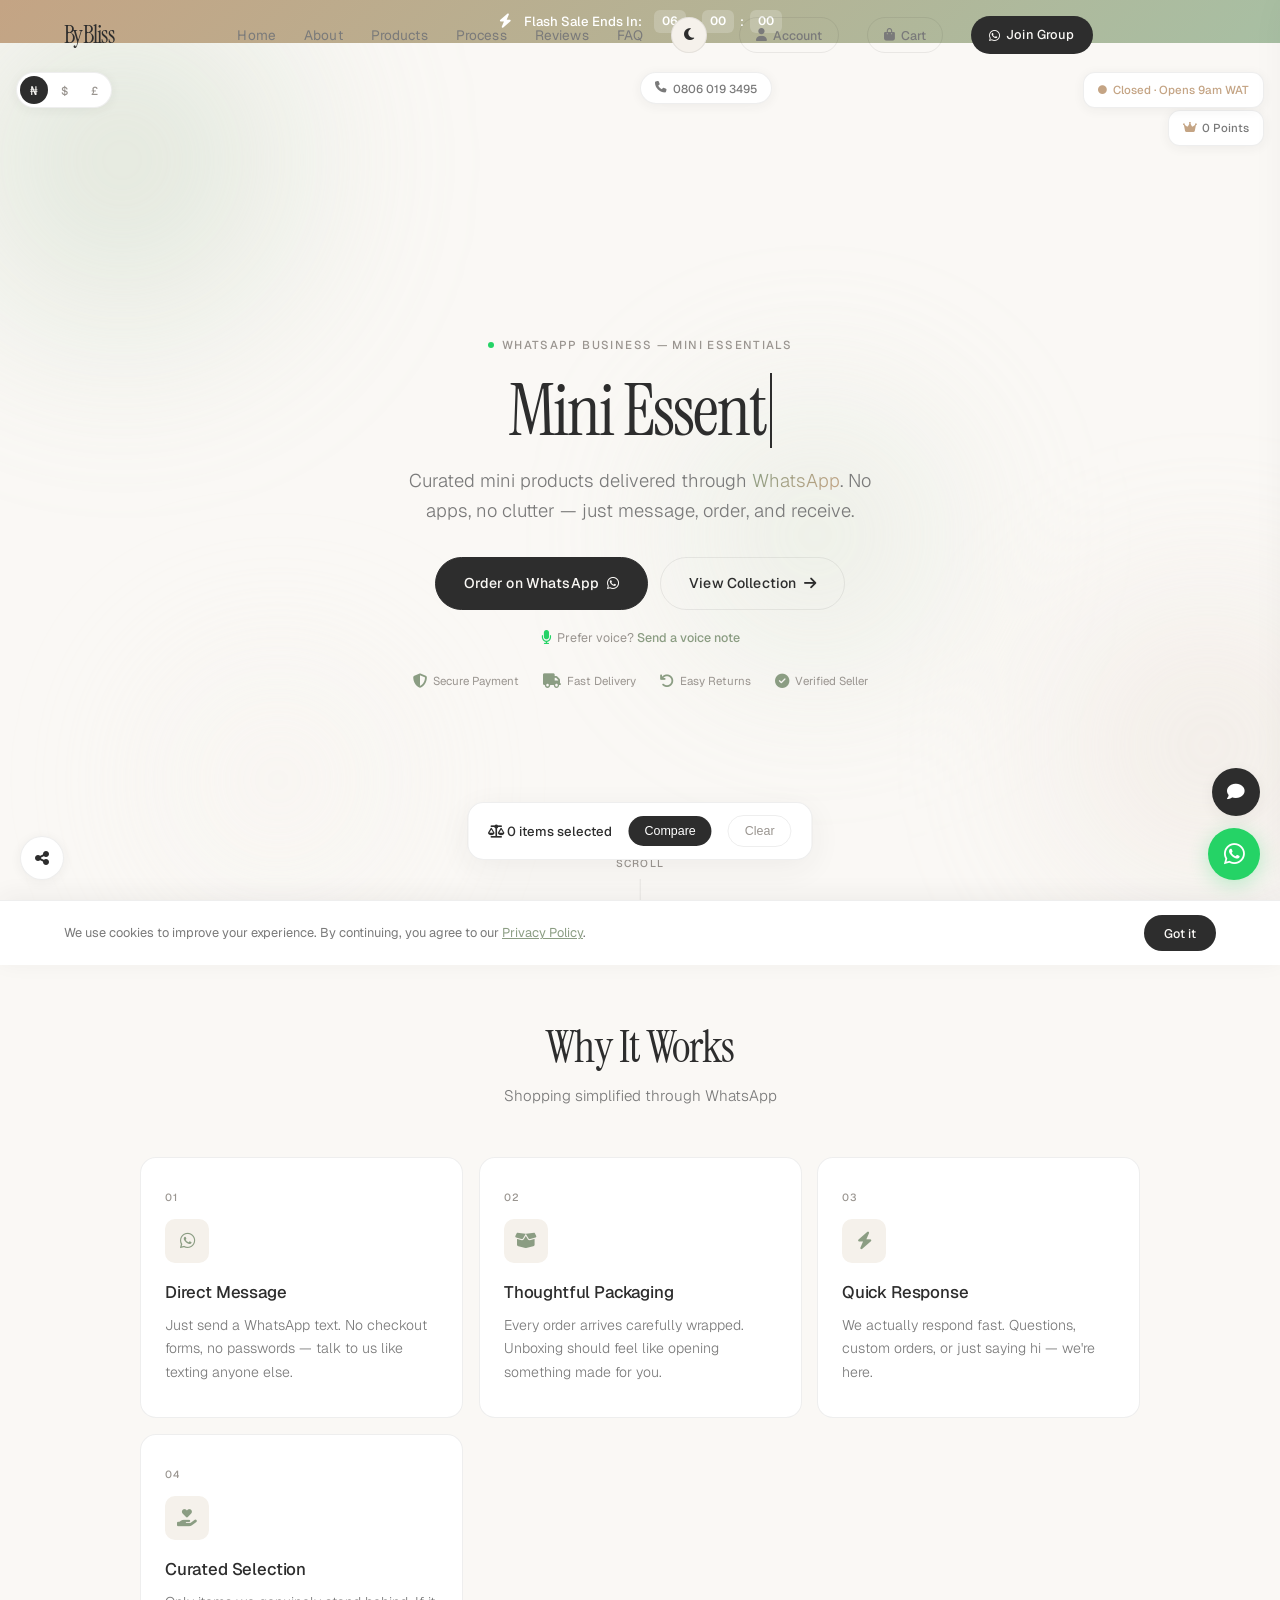
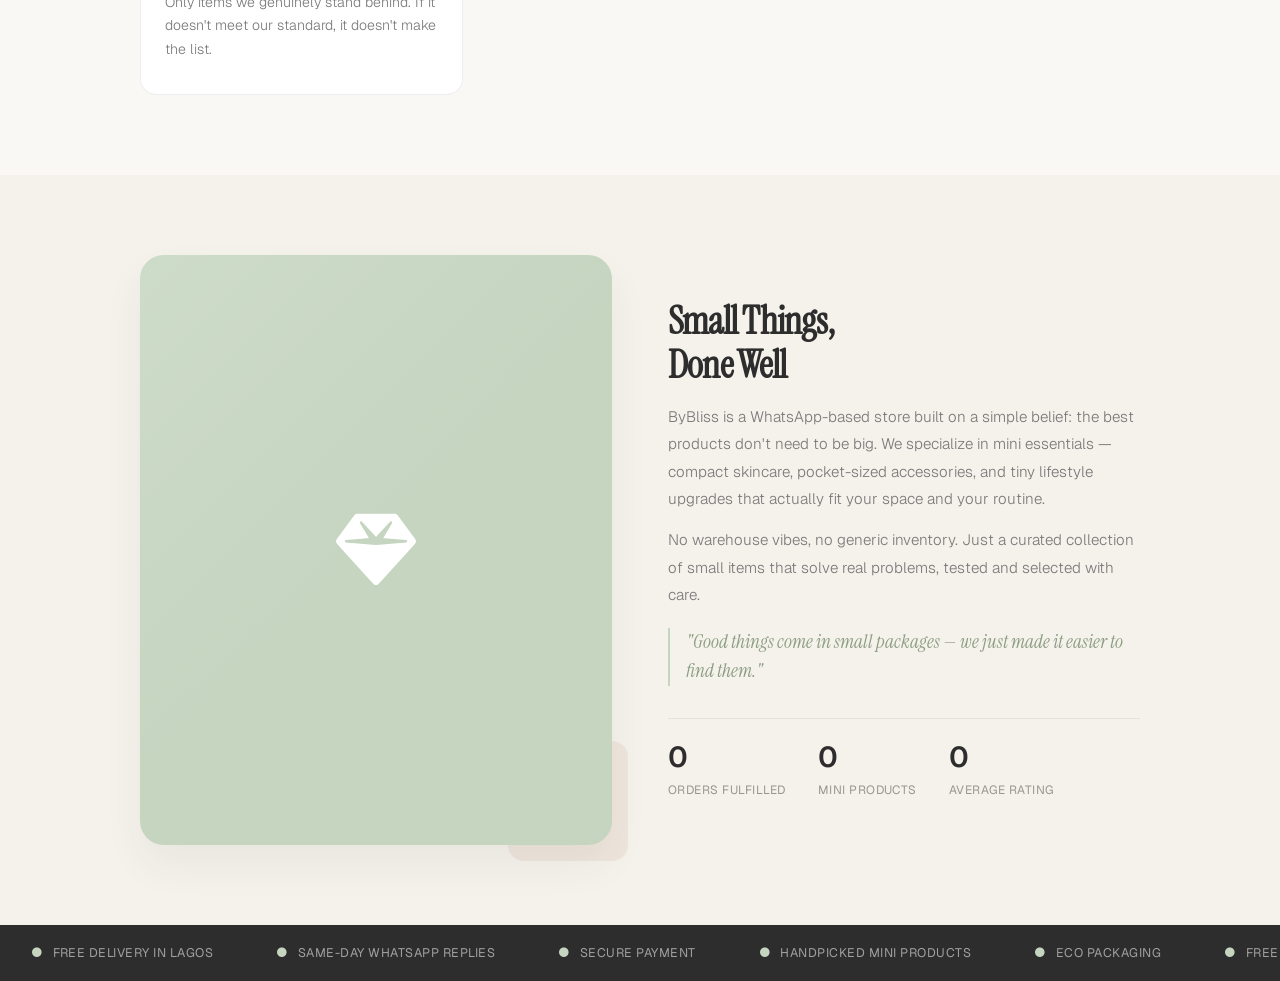
<file: index.html>
<!DOCTYPE html>
<html lang="en" data-theme="light">
<head>
    <meta charset="UTF-8">
    <meta name="viewport" content="width=device-width, initial-scale=1.0, maximum-scale=5.0, viewport-fit=cover">
    <meta name="theme-color" content="#F5F1EB" id="themeColor">
    <meta name="background-color" content="#F5F1EB">
    <meta name="color-scheme" content="light dark">
    <meta name="format-detection" content="telephone=no">
    <meta name="apple-mobile-web-app-capable" content="yes">
    <meta name="apple-mobile-web-app-status-bar-style" content="default">
    <meta name="mobile-web-app-capable" content="yes">
    <meta name="application-name" content="ByBliss">
    <meta name="apple-mobile-web-app-title" content="ByBliss">
    <title>ByBliss — Mini Essentials on WhatsApp | Curated Small Products</title>
    <meta name="description" content="ByBliss is a WhatsApp-based boutique for curated mini essentials. Shop compact skincare, pocket accessories, and tiny lifestyle upgrades. Message 0806 019 3495 to order.">
    <meta property="og:title" content="ByBliss — Mini Essentials on WhatsApp | Curated Small Products">
    <meta property="og:description" content="ByBliss is a WhatsApp-based boutique for curated mini essentials. Shop compact skincare, pocket accessories, and tiny lifestyle upgrades. Message 0806 019 3495 to order.">
    <meta property="twitter:title" content="ByBliss — Mini Essentials on WhatsApp | Curated Small Products">
    <meta property="twitter:description" content="ByBliss is a WhatsApp-based boutique for curated mini essentials. Shop compact skincare, pocket accessories, and tiny lifestyle upgrades. Message 0806 019 3495 to order.">
    <meta name="keywords" content="mini skincare, pocket accessories, WhatsApp shop Nigeria, small beauty products, Lagos online store, compact lifestyle items">
    <meta name="author" content="ByBliss">
    <meta name="robots" content="index, follow">
    <meta property="og:type" content="website">
    <meta property="og:url" content="https://bybliss.com/index.html">
    <meta property="og:image" content="https://bybliss.com/og-image.jpg">
    <meta property="og:locale" content="en_NG">
    <meta property="twitter:card" content="summary_large_image">
    <meta property="twitter:url" content="https://bybliss.com/index.html">
    <meta property="twitter:image" content="https://bybliss.com/og-image.jpg">
    <link rel="preconnect" href="https://fonts.googleapis.com" crossorigin>
    <link rel="preconnect" href="https://fonts.gstatic.com" crossorigin>
    <link rel="preconnect" href="https://cdnjs.cloudflare.com" crossorigin>
    <link rel="dns-prefetch" href="https://wa.me">
    <link rel="dns-prefetch" href="https://chat.whatsapp.com">
    <link href="https://fonts.googleapis.com/css2?family=Instrument+Serif:ital@0;1&family=Geist:wght@300;400;500;600;700&display=swap" rel="stylesheet">
    <link rel="stylesheet" href="https://cdnjs.cloudflare.com/ajax/libs/font-awesome/6.4.0/css/all.min.css" media="print" onload="this.media='all'">
    <noscript><link rel="stylesheet" href="https://cdnjs.cloudflare.com/ajax/libs/font-awesome/6.4.0/css/all.min.css"></noscript>
    <link rel="icon" href="data:image/svg+xml,&lt;svg xmlns=%22http://www.w3.org/2000/svg%22 viewBox=%220 0 100 100%22&gt;&lt;text y=%22.9em%22 font-size=%2290%22&gt;✨&lt;/text&gt;&lt;/svg&gt;">
    <link rel="manifest" href="[data-uri]">

    <script type="application/ld+json">
    {"@context":"https://schema.org","@type":"FAQPage","mainEntity":[{"@type":"Question","name":"How do I place an order?","acceptedAnswer":{"@type":"Answer","text":"Simply send a WhatsApp message to 0806 019 3495. Tell us what you're interested in, and we'll guide you through availability, pricing, and payment. No forms, no apps."}},{"@type":"Question","name":"What payment methods do you accept?","acceptedAnswer":{"@type":"Answer","text":"We accept bank transfers and secure payment links. Once your order is confirmed, we'll send you the details. Your payment information is never stored."}},{"@type":"Question","name":"How long does delivery take?","acceptedAnswer":{"@type":"Answer","text":"Lagos orders typically arrive within 1-2 days. Other Nigerian cities take 2-5 days depending on location. We'll give you a tracking estimate when you order."}},{"@type":"Question","name":"Can I return or exchange items?","acceptedAnswer":{"@type":"Answer","text":"Yes. If an item arrives damaged or isn't what you expected, message us within 48 hours. We'll sort out a replacement or refund — no stress."}},{"@type":"Question","name":"Is there a minimum order amount?","acceptedAnswer":{"@type":"Answer","text":"No minimum. Order one item or ten — we'll handle it the same way. Free delivery applies to Lagos orders above ₦10,000."}}]}
    </script>
    <script type="application/ld+json">
    {"@context":"https://schema.org","@type":"Organization","name":"ByBliss","url":"https://bybliss.com","logo":"https://bybliss.com/logo.png","contactPoint":{"@type":"ContactPoint","telephone":"+234-806-019-3495","contactType":"customer service","availableLanguage":"English"},"sameAs":["https://instagram.com/bybliss","https://twitter.com/bybliss"]}
    </script>
    <link rel="stylesheet" href="styles.css">
</head>
<body>
    <!-- PAGE TRANSITION OVERLAY -->
    <div class="page-transition" id="pageTransition"></div>

    <!-- CONFETTI CONTAINER -->
    <div class="confetti-container" id="confettiContainer"></div>

    <!-- OFFLINE BADGE -->
    <div class="offline-badge" id="offlineBadge">
        <i class="fas fa-wifi-slash"></i> You're offline. Some features may not work.
    </div>

    <!-- PROGRESS BAR -->
    <div class="progress-bar" id="progressBar"></div>

    <!-- LOADER -->
    <div class="loader" id="loader">
        <div class="loader-text">ByBliss</div>
        <div class="loader-line"></div>
    </div>

    <!-- MESH GRADIENT BACKGROUND -->
    <div class="mesh-gradient">
        <div class="mesh-blob mesh-blob-1"></div>
        <div class="mesh-blob mesh-blob-2"></div>
        <div class="mesh-blob mesh-blob-3"></div>
        <div class="mesh-blob mesh-blob-4"></div>
    </div>

    <!-- COOKIE BANNER -->
    <div class="cookie-banner" id="cookieBanner">
        <p>We use cookies to improve your experience. By continuing, you agree to our <a href="#" onclick="openPrivacyModal(); return false;">Privacy Policy</a>.</p>
        <button class="cookie-btn" onclick="acceptCookies()">Got it</button>
    </div>

    <!-- TOAST CONTAINER -->
    <div class="toast-container" id="toastContainer"></div>

    <!-- CURRENCY TOGGLE -->
    <div class="currency-toggle" id="currencyToggle">
        <button class="currency-btn active" data-currency="NGN" onclick="setCurrency('NGN')">₦</button>
        <button class="currency-btn" data-currency="USD" onclick="setCurrency('USD')">$</button>
        <button class="currency-btn" data-currency="GBP" onclick="setCurrency('GBP')">£</button>
    </div>

    <!-- COPY PHONE -->
    <button class="copy-phone" id="copyPhone" onclick="copyPhone()" aria-label="Copy phone number">
        <i class="fas fa-phone"></i> 0806 019 3495
    </button>

    <!-- BUSINESS HOURS BADGE -->
    <div class="hours-badge" id="hoursBadge">
        <i class="fas fa-circle"></i>
        <span id="hoursText">Checking hours...</span>
    </div>

    <!-- LOYALTY BADGE -->
    <div class="loyalty-badge" id="loyaltyBadge" onclick="showToast('You have 0 points. Sign in to start earning!')">
        <i class="fas fa-crown"></i>
        <span id="loyaltyText">0 Points</span>
    </div>

    <!-- AUTH USER PILL -->
    <div class="auth-user-pill" id="authUserPill" onclick="openAuthModal()" style="display:none;">
        <i class="fas fa-user"></i>
        <span id="authUserName">Guest</span>
    </div>

    <!-- FLASH SALE BANNER -->
    <div class="flash-banner" id="flashBanner" style="display:none;">
        <i class="fas fa-bolt"></i>
        <span>Flash Sale Ends In:</span>
        <div class="countdown" id="countdown">
            <span class="countdown-item" id="cdHours">00</span>:
            <span class="countdown-item" id="cdMinutes">00</span>:
            <span class="countdown-item" id="cdSeconds">00</span>
        </div>
    </div>

    <!-- NAVIGATION -->
    <nav id="navbar">
        <a href="#" class="logo">ByBliss</a>
        <ul class="nav-links">
            <li><a href="index.html">Home</a></li>
            <li><a href="index.html#about">About</a></li>
            <li><a href="products.html">Products</a></li>
            <li><a href="process.html">Process</a></li>
            <li><a href="reviews.html">Reviews</a></li>
            <li><a href="faq.html">FAQ</a></li>
            <li>
                <button class="theme-toggle" onclick="toggleTheme()" aria-label="Toggle dark mode">
                    <i class="fas fa-moon" id="themeIcon"></i>
                </button>
            </li>
            <li>
                <button class="auth-btn" onclick="openAuthModal()" aria-label="Account">
                    <i class="fas fa-user"></i> Account
                </button>
            </li>
            <li>
                <button class="auth-btn" onclick="toggleCart()" aria-label="Cart" style="position:relative;">
                    <i class="fas fa-shopping-bag"></i> Cart
                    <span class="cart-count" id="navCartCount" style="display:none;">0</span>
                </button>
            </li>
            <li><a href="https://wa.me/2348060193495?text=Hi%20ByBliss!%20I%20want%20to%20join%20your%20WhatsApp%20group" class="nav-cta" target="_blank" rel="noopener" onclick="haptic(); showToast('Opening WhatsApp...')">
                <i class="fab fa-whatsapp"></i> Join Group
            </a></li>
        </ul>
        <div style="display:flex; align-items:center; gap:8px;">
            <button class="theme-toggle" onclick="toggleTheme()" aria-label="Toggle dark mode" style="display:none;" id="mobileThemeToggle">
                <i class="fas fa-moon" id="mobileThemeIcon"></i>
            </button>
            <button class="auth-btn" onclick="toggleCart()" style="display:none;" id="mobileCartBtn" aria-label="Cart">
                <i class="fas fa-shopping-bag"></i>
                <span class="cart-count" id="mobileCartCount" style="display:none;">0</span>
            </button>
            <div class="mobile-menu" id="mobileMenuBtn" onclick="toggleMenu()" role="button" aria-label="Open menu"><span></span></div>
        </div>
    </nav>

    <!-- MOBILE NAV -->
    <div class="mobile-nav-overlay" id="mobileOverlay" onclick="toggleMenu()"></div>
    <div class="mobile-nav" id="mobileNav" role="dialog" aria-label="Mobile navigation">
        <div class="close-menu" onclick="toggleMenu()" role="button" aria-label="Close menu"><i class="fas fa-times"></i></div>
        <ul class="mobile-nav-links">
            <li><a href="index.html" onclick="toggleMenu()">Home</a></li>
            <li><a href="index.html#about" onclick="toggleMenu()">About</a></li>
            <li><a href="products.html" onclick="toggleMenu()">Products</a></li>
            <li><a href="process.html" onclick="toggleMenu()">Process</a></li>
            <li><a href="reviews.html" onclick="toggleMenu()">Reviews</a></li>
            <li><a href="faq.html" onclick="toggleMenu()">FAQ</a></li>
            <li><a href="#" onclick="toggleMenu(); openAuthModal(); return false;">Account / Login</a></li>
            <li><a href="#" onclick="toggleMenu(); toggleCart(); return false;">My Cart</a></li>
        </ul>
        <div style="padding: 0 0 16px; border-bottom: 1px solid var(--border); margin-bottom: 16px;">
            <button class="theme-toggle" onclick="toggleTheme()" style="width:100%; border-radius: var(--radius-md); justify-content: center; gap: 8px; font-size: 0.9rem; margin: 0;">
                <i class="fas fa-moon" id="mobileNavThemeIcon"></i>
                <span id="mobileNavThemeText">Dark Mode</span>
            </button>
        </div>
        <a href="https://wa.me/2348060193495?text=Hi%20ByBliss!%20I%20want%20to%20join%20your%20WhatsApp%20group" class="mobile-nav-cta" onclick="toggleMenu()" target="_blank" rel="noopener">
            <i class="fab fa-whatsapp"></i> Join WhatsApp Group
        </a>
    </div>

    <!-- CART SIDEBAR -->
    <div class="cart-overlay" id="cartOverlay" onclick="toggleCart()"></div>
    <div class="cart-sidebar" id="cartSidebar">
        <div class="cart-header">
            <h3>Your Cart</h3>
            <button class="cart-close" onclick="toggleCart()"><i class="fas fa-times"></i></button>
        </div>
        <div class="cart-items" id="cartItems">
            <div class="cart-empty">
                <i class="fas fa-shopping-bag"></i>
                <p>Your cart is empty</p>
                <p style="font-size:0.78rem; margin-top:8px;">Add items and they'll appear here</p>
            </div>
        </div>
        <div class="cart-footer" id="cartFooter" style="display:none;">
            <div class="cart-subtotal">
                <span>Subtotal</span>
                <span id="cartSubtotal">₦0</span>
            </div>
            <div class="coupon-row">
                <input type="text" id="couponInput" placeholder="Enter coupon code">
                <button onclick="applyCoupon()">Apply</button>
            </div>
            <div class="delivery-calc">
                <label>Delivery Location</label>
                <select id="deliveryLocation" onchange="calculateDelivery()">
                    <option value="">Select location...</option>
                    <option value="lagos">Lagos (Free over ₦10k)</option>
                    <option value="abuja">Abuja (₦2,500)</option>
                    <option value="ph">Port Harcourt (₦2,000)</option>
                    <option value="ibadan">Ibadan (₦1,500)</option>
                    <option value="other">Other Nigerian Cities (₦3,000)</option>
                </select>
                <div class="delivery-fee">
                    <span>Delivery Fee</span>
                    <span id="deliveryFee">₦0</span>
                </div>
            </div>
            <div class="cart-total">
                <span>Total</span>
                <span id="cartTotal">₦0</span>
            </div>
            <button class="cart-checkout" onclick="checkoutWhatsApp()">
                <i class="fab fa-whatsapp"></i> Checkout via WhatsApp
            </button>
        </div>
    </div>

    <!-- PAGE CONTENT -->
    <!-- HERO -->
    <section class="hero" id="home">
        <div class="hero-content">
            <div class="hero-eyebrow">
                <span class="status-dot"></span>
                WhatsApp Business — Mini Essentials
            </div>
            <div class="typing-container">
                <div class="typing-text" id="typingText"></div>
            </div>
            <p class="hero-subtitle">Curated mini products delivered through <span class="gradient-text">WhatsApp</span>. No apps, no clutter — just message, order, and receive.</p>
            <div class="hero-buttons">
                <a href="https://wa.me/2348060193495?text=Hi%20ByBliss!%20I'm%20interested%20in%20your%20products" class="btn-primary" target="_blank" rel="noopener" onclick="haptic(); createRipple(event); showToast('Opening WhatsApp...'); triggerConfetti();">
                    <span>Order on WhatsApp</span>
                    <i class="fab fa-whatsapp"></i>
                </a>
                <a href="#products" class="btn-secondary" onclick="haptic()">
                    <span>View Collection</span>
                    <i class="fas fa-arrow-right"></i>
                </a>
            </div>
            <div class="voice-note-cta">
                <i class="fas fa-microphone"></i>
                <span>Prefer voice? <a href="https://wa.me/2348060193495" target="_blank" rel="noopener">Send a voice note</a></span>
            </div>
            <div class="trust-badges">
                <div class="trust-badge"><i class="fas fa-shield-alt"></i> Secure Payment</div>
                <div class="trust-badge"><i class="fas fa-truck"></i> Fast Delivery</div>
                <div class="trust-badge"><i class="fas fa-undo"></i> Easy Returns</div>
                <div class="trust-badge"><i class="fas fa-check-circle"></i> Verified Seller</div>
            </div>
        </div>
        <a href="#features" class="hero-scroll">
            <span>Scroll</span>
            <div class="hero-scroll-line"></div>
        </a>
    </section>
    <!-- FEATURES -->
    <section class="features" id="features">
        <div class="section-header reveal">
            <h2>Why It Works</h2>
            <p>Shopping simplified through WhatsApp</p>
        </div>
        <div class="features-grid stagger-children">
            <div class="feature-card reveal" onclick="haptic()">
                <div class="feature-number">01</div>
                <div class="feature-icon"><i class="fab fa-whatsapp"></i></div>
                <h3>Direct Message</h3>
                <p>Just send a WhatsApp text. No checkout forms, no passwords — talk to us like texting anyone else.</p>
            </div>
            <div class="feature-card reveal" onclick="haptic()">
                <div class="feature-number">02</div>
                <div class="feature-icon"><i class="fas fa-box-open"></i></div>
                <h3>Thoughtful Packaging</h3>
                <p>Every order arrives carefully wrapped. Unboxing should feel like opening something made for you.</p>
            </div>
            <div class="feature-card reveal" onclick="haptic()">
                <div class="feature-number">03</div>
                <div class="feature-icon"><i class="fas fa-bolt"></i></div>
                <h3>Quick Response</h3>
                <p>We actually respond fast. Questions, custom orders, or just saying hi — we're here.</p>
            </div>
            <div class="feature-card reveal" onclick="haptic()">
                <div class="feature-number">04</div>
                <div class="feature-icon"><i class="fas fa-hand-holding-heart"></i></div>
                <h3>Curated Selection</h3>
                <p>Only items we genuinely stand behind. If it doesn't meet our standard, it doesn't make the list.</p>
            </div>
        </div>
    </section>
    <!-- ABOUT -->
    <section class="about" id="about">
        <div class="about-container">
            <div class="about-visual reveal-left">
                <div class="about-card">
                    <i class="fas fa-gem"></i>
                </div>
                <div class="about-accent"></div>
            </div>
            <div class="about-content reveal-right">
                <h2>Small Things,<br>Done Well</h2>
                <p>ByBliss is a WhatsApp-based store built on a simple belief: the best products don't need to be big. We specialize in mini essentials — compact skincare, pocket-sized accessories, and tiny lifestyle upgrades that actually fit your space and your routine.</p>
                <p>No warehouse vibes, no generic inventory. Just a curated collection of small items that solve real problems, tested and selected with care.</p>
                <div class="about-quote">"Good things come in small packages — we just made it easier to find them."</div>
                <div class="about-stats">
                    <div class="stat">
                        <span class="stat-number" data-target="900">0</span>
                        <span class="stat-label">Orders Fulfilled</span>
                    </div>
                    <div class="stat">
                        <span class="stat-number" data-target="180">0</span>
                        <span class="stat-label">Mini Products</span>
                    </div>
                    <div class="stat">
                        <span class="stat-number" data-target="4.9">0</span>
                        <span class="stat-label">Average Rating</span>
                    </div>
                </div>
            </div>
        </div>
    </section>
    <!-- MARQUEE -->
    <div class="marquee">
        <div class="marquee-track">
            <span class="marquee-item"><i class="fas fa-circle"></i> Free Delivery in Lagos</span>
            <span class="marquee-item"><i class="fas fa-circle"></i> Same-Day WhatsApp Replies</span>
            <span class="marquee-item"><i class="fas fa-circle"></i> Secure Payment</span>
            <span class="marquee-item"><i class="fas fa-circle"></i> Handpicked Mini Products</span>
            <span class="marquee-item"><i class="fas fa-circle"></i> Eco Packaging</span>
            <span class="marquee-item"><i class="fas fa-circle"></i> Free Delivery in Lagos</span>
            <span class="marquee-item"><i class="fas fa-circle"></i> Same-Day WhatsApp Replies</span>
            <span class="marquee-item"><i class="fas fa-circle"></i> Secure Payment</span>
            <span class="marquee-item"><i class="fas fa-circle"></i> Handpicked Mini Products</span>
            <span class="marquee-item"><i class="fas fa-circle"></i> Eco Packaging</span>
        </div>
    </div>

    <!-- STICKY MOBILE CTA -->
    <div class="sticky-cta" id="stickyCta">
        <div class="sticky-cta-text">
            ByBliss
            <span>Mini essentials on WhatsApp</span>
        </div>
        <a href="https://wa.me/2348060193495?text=Hi%20ByBliss!%20I'm%20interested%20in%20your%20products" class="sticky-cta-btn" target="_blank" rel="noopener" onclick="haptic(); showToast('Opening WhatsApp...')">
            <i class="fab fa-whatsapp"></i> Order Now
        </a>
    </div>

    <!-- BACK TO TOP -->
    <button class="back-to-top" id="backToTop" onclick="scrollToTop(); haptic()" aria-label="Back to top">
        <i class="fas fa-arrow-up"></i>
    </button>

    <!-- SHARE BUTTON -->
    <button class="share-btn" id="shareBtn" onclick="sharePage()" aria-label="Share page">
        <i class="fas fa-share-alt"></i>
    </button>

    <!-- FLOATING WHATSAPP -->
    <a href="https://wa.me/2348060193495?text=Hi%20ByBliss!%20I'm%20interested%20in%20your%20products" class="float-whatsapp" target="_blank" rel="noopener" title="Order on WhatsApp" onclick="haptic(); showToast('Opening WhatsApp...')">
        <i class="fab fa-whatsapp"></i>
        <span class="float-tooltip">Order Now</span>
    </a>

    <!-- CHAT WIDGET -->
    <button class="chat-toggle" id="chatToggle" onclick="toggleChat()" aria-label="Open chat">
        <i class="fas fa-comment"></i>
    </button>
    <div class="chat-widget" id="chatWidget">
        <div class="chat-header">
            <h4><i class="fab fa-whatsapp"></i> ByBliss Support</h4>
            <button class="chat-close" onclick="toggleChat()"><i class="fas fa-times"></i></button>
        </div>
        <div class="chat-body" id="chatBody">
            <div class="chat-msg bot">Hi there! 👋 Welcome to ByBliss. How can I help you today?</div>
            <div class="chat-msg bot">You can ask about:<br>• Products & prices<br>• Delivery info<br>• How to order</div>
        </div>
        <div class="chat-footer">
            <input type="text" id="chatInput" placeholder="Type a message..." onkeypress="if(event.key==='Enter')sendChatMessage()">
            <button onclick="sendChatMessage()"><i class="fas fa-paper-plane"></i></button>
        </div>
    </div>

    <!-- COMPARE BAR -->
    <div class="compare-bar" id="compareBar">
        <span><i class="fas fa-balance-scale"></i> <span id="compareCount">0</span> items selected</span>
        <button onclick="showToast('Compare feature coming soon!')">Compare</button>
        <button class="compare-clear" onclick="clearCompare()">Clear</button>
    </div>

    <!-- PRODUCT MODAL -->
    <div class="modal-overlay" id="productModal" onclick="closeModal(event)" role="dialog" aria-modal="true" aria-label="Product details">
        <div class="modal-content">
            <button class="modal-close" onclick="closeModalDirect()" aria-label="Close modal"><i class="fas fa-times"></i></button>
            <div class="modal-image" id="modalImage"><i class="fas fa-pump-soap"></i></div>
            <div class="modal-body">
                <h2 id="modalTitle">Product Name</h2>
                <div class="modal-price" id="modalPrice">₦0</div>
                <div class="modal-stock" id="modalStock"><i class="fas fa-fire"></i> Only X left</div>
                <p class="modal-desc" id="modalDesc">Description</p>

                <div class="variant-selector" id="modalVariants"></div>

                <div class="qty-selector">
                    <button class="qty-btn" onclick="changeQty(-1)">−</button>
                    <input type="number" class="qty-input" id="modalQty" value="1" min="1" max="10" readonly>
                    <button class="qty-btn" onclick="changeQty(1)">+</button>
                </div>

                <div class="modal-specs">
                    <div class="modal-spec">
                        <span class="modal-spec-label">Size</span>
                        <span class="modal-spec-value" id="modalSize">Travel / Pocket</span>
                    </div>
                    <div class="modal-spec">
                        <span class="modal-spec-label">Delivery</span>
                        <span class="modal-spec-value">1-3 Days</span>
                    </div>
                    <div class="modal-spec">
                        <span class="modal-spec-label">Payment</span>
                        <span class="modal-spec-value">Transfer / Link</span>
                    </div>
                    <div class="modal-spec">
                        <span class="modal-spec-label">Returns</span>
                        <span class="modal-spec-value">48 Hours</span>
                    </div>
                </div>

                <div class="order-track">
                    <div class="track-step">
                        <div class="track-dot active"></div>
                        <span class="track-label">Order</span>
                    </div>
                    <div class="track-step">
                        <div class="track-dot"></div>
                        <span class="track-label">Pack</span>
                    </div>
                    <div class="track-step">
                        <div class="track-dot"></div>
                        <span class="track-label">Ship</span>
                    </div>
                    <div class="track-step">
                        <div class="track-dot"></div>
                        <span class="track-label">Deliver</span>
                    </div>
                </div>

                <div class="modal-actions">
                    <button class="modal-btn-primary" onclick="addToCartFromModal()">
                        <i class="fas fa-shopping-bag"></i> Add to Cart
                    </button>
                    <a href="#" class="modal-btn-primary" id="modalWhatsApp" target="_blank" rel="noopener" onclick="haptic(); showToast('Opening WhatsApp...')" style="background:var(--whatsapp);">
                        <i class="fab fa-whatsapp"></i> Order on WhatsApp
                    </a>
                    <button class="modal-btn-secondary" onclick="closeModalDirect()">Close</button>
                </div>
                <div class="modal-related">
                    <h4>You Might Also Like</h4>
                    <div class="related-grid" id="relatedGrid"></div>
                </div>
            </div>
        </div>
    </div>

    <!-- AUTH MODAL -->
    <div class="modal-overlay auth-modal" id="authModal" onclick="closeAuthModal(event)" role="dialog" aria-modal="true" aria-label="Authentication">
        <div class="modal-content">
            <button class="modal-close" onclick="closeAuthModalDirect()" aria-label="Close authentication"><i class="fas fa-times"></i></button>
            <div class="auth-header">
                <h2>Welcome to ByBliss</h2>
                <p>Sign in to track orders, earn points, and get exclusive drops</p>
            </div>
            <div class="auth-tabs">
                <button class="auth-tab active" onclick="switchAuthTab('login')" data-tab="login">Sign In</button>
                <button class="auth-tab" onclick="switchAuthTab('signup')" data-tab="signup">Create Account</button>
                <button class="auth-tab" onclick="switchAuthTab('guest')" data-tab="guest">Guest</button>
            </div>

    <!-- PRIVACY MODAL -->
    <div class="modal-overlay privacy-modal" id="privacyModal" onclick="closePrivacyModal(event)" role="dialog" aria-modal="true" aria-label="Privacy policy">
        <div class="modal-content">
            <button class="modal-close" onclick="closePrivacyModalDirect()" aria-label="Close privacy modal"><i class="fas fa-times"></i></button>
            <div class="modal-body">
                <h2>Privacy Policy</h2>
                <p>ByBliss respects your privacy. This policy explains how we handle your information when you shop with us via WhatsApp.</p>
                <h3>What We Collect</h3>
                <p>We only collect your WhatsApp number, delivery address, and payment confirmation. We do not store card details or banking information.</p>
                <h3>How We Use It</h3>
                <p>Your information is used solely to process orders, arrange delivery, and communicate with you about your purchase. We never sell or share your data with third parties.</p>
                <h3>Cookies</h3>
                <p>This website uses minimal cookies to improve your browsing experience. You can disable cookies in your browser settings at any time.</p>
                <h3>Contact</h3>
                <p>For privacy questions, message us on WhatsApp at 0806 019 3495.</p>
            </div>
        </div>
    </div>

    <script src="scripts.js"></script>
</body>
</html>
</file>
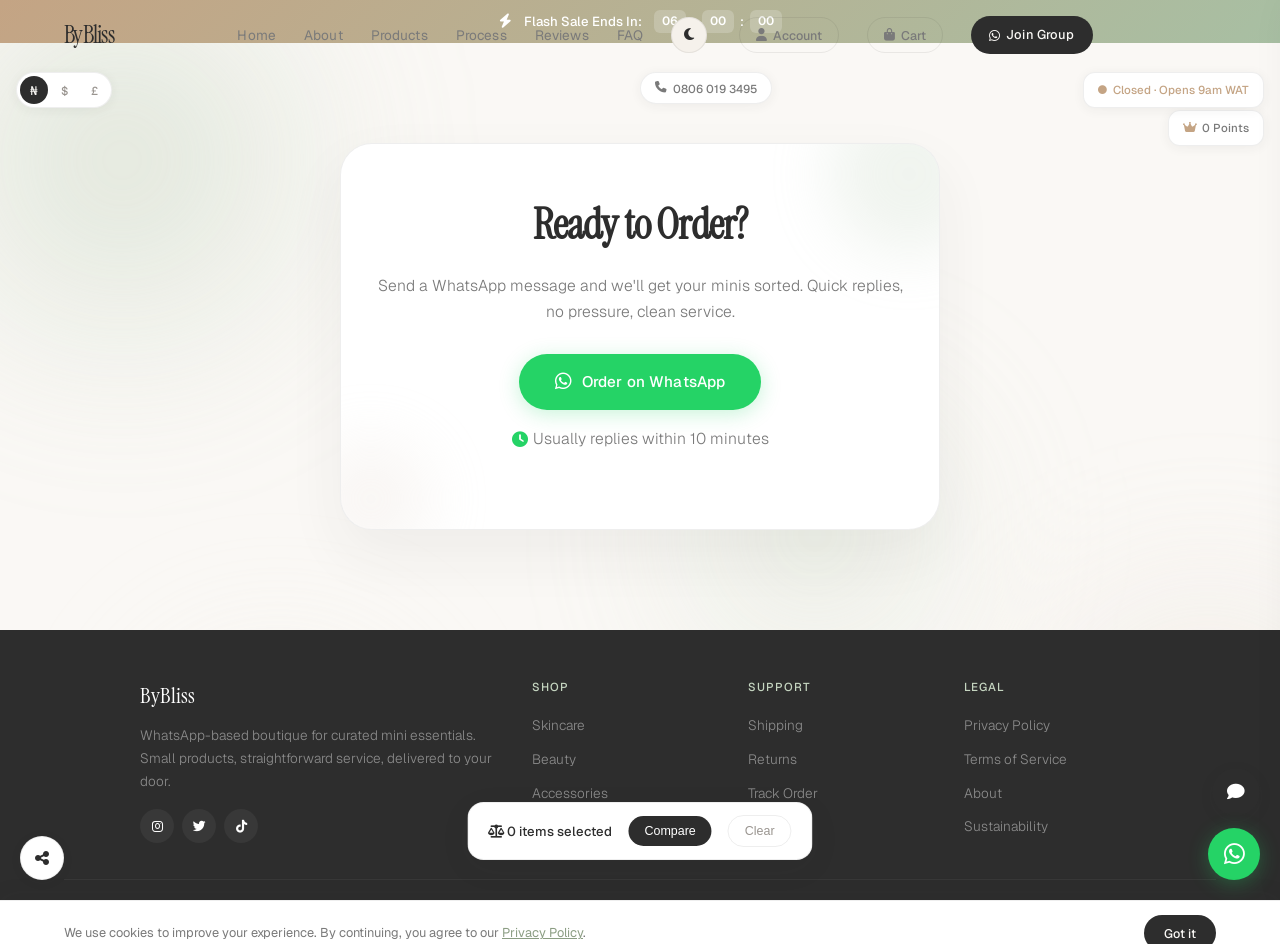
<file: contact.html>
<!DOCTYPE html>
<html lang="en" data-theme="light">
<head>
    <meta charset="UTF-8">
    <meta name="viewport" content="width=device-width, initial-scale=1.0, maximum-scale=5.0, viewport-fit=cover">
    <meta name="theme-color" content="#F5F1EB" id="themeColor">
    <meta name="background-color" content="#F5F1EB">
    <meta name="color-scheme" content="light dark">
    <meta name="format-detection" content="telephone=no">
    <meta name="apple-mobile-web-app-capable" content="yes">
    <meta name="apple-mobile-web-app-status-bar-style" content="default">
    <meta name="mobile-web-app-capable" content="yes">
    <meta name="application-name" content="ByBliss">
    <meta name="apple-mobile-web-app-title" content="ByBliss">
    <title>Contact — ByBliss | Order on WhatsApp</title>
    <meta name="description" content="Ready to order? Send a WhatsApp message to 0806 019 3495. Quick replies, no pressure, clean service.">
    <meta property="og:title" content="Contact — ByBliss | Order on WhatsApp">
    <meta property="og:description" content="Ready to order? Send a WhatsApp message to 0806 019 3495. Quick replies, no pressure, clean service.">
    <meta property="twitter:title" content="Contact — ByBliss | Order on WhatsApp">
    <meta property="twitter:description" content="Ready to order? Send a WhatsApp message to 0806 019 3495. Quick replies, no pressure, clean service.">
    <meta name="keywords" content="mini skincare, pocket accessories, WhatsApp shop Nigeria, small beauty products, Lagos online store, compact lifestyle items">
    <meta name="author" content="ByBliss">
    <meta name="robots" content="index, follow">
    <meta property="og:type" content="website">
    <meta property="og:url" content="https://bybliss.com/contact.html">
    <meta property="og:image" content="https://bybliss.com/og-image.jpg">
    <meta property="og:locale" content="en_NG">
    <meta property="twitter:card" content="summary_large_image">
    <meta property="twitter:url" content="https://bybliss.com/contact.html">
    <meta property="twitter:image" content="https://bybliss.com/og-image.jpg">
    <link rel="preconnect" href="https://fonts.googleapis.com" crossorigin>
    <link rel="preconnect" href="https://fonts.gstatic.com" crossorigin>
    <link rel="preconnect" href="https://cdnjs.cloudflare.com" crossorigin>
    <link rel="dns-prefetch" href="https://wa.me">
    <link rel="dns-prefetch" href="https://chat.whatsapp.com">
    <link href="https://fonts.googleapis.com/css2?family=Instrument+Serif:ital@0;1&family=Geist:wght@300;400;500;600;700&display=swap" rel="stylesheet">
    <link rel="stylesheet" href="https://cdnjs.cloudflare.com/ajax/libs/font-awesome/6.4.0/css/all.min.css" media="print" onload="this.media='all'">
    <noscript><link rel="stylesheet" href="https://cdnjs.cloudflare.com/ajax/libs/font-awesome/6.4.0/css/all.min.css"></noscript>
    <link rel="icon" href="data:image/svg+xml,&lt;svg xmlns=%22http://www.w3.org/2000/svg%22 viewBox=%220 0 100 100%22&gt;&lt;text y=%22.9em%22 font-size=%2290%22&gt;✨&lt;/text&gt;&lt;/svg&gt;">
    <link rel="manifest" href="[data-uri]">

    <link rel="stylesheet" href="styles.css">
</head>
<body>
    <!-- PAGE TRANSITION OVERLAY -->
    <div class="page-transition" id="pageTransition"></div>

    <!-- CONFETTI CONTAINER -->
    <div class="confetti-container" id="confettiContainer"></div>

    <!-- OFFLINE BADGE -->
    <div class="offline-badge" id="offlineBadge">
        <i class="fas fa-wifi-slash"></i> You're offline. Some features may not work.
    </div>

    <!-- PROGRESS BAR -->
    <div class="progress-bar" id="progressBar"></div>

    <!-- LOADER -->
    <div class="loader" id="loader">
        <div class="loader-text">ByBliss</div>
        <div class="loader-line"></div>
    </div>

    <!-- MESH GRADIENT BACKGROUND -->
    <div class="mesh-gradient">
        <div class="mesh-blob mesh-blob-1"></div>
        <div class="mesh-blob mesh-blob-2"></div>
        <div class="mesh-blob mesh-blob-3"></div>
        <div class="mesh-blob mesh-blob-4"></div>
    </div>

    <!-- COOKIE BANNER -->
    <div class="cookie-banner" id="cookieBanner">
        <p>We use cookies to improve your experience. By continuing, you agree to our <a href="#" onclick="openPrivacyModal(); return false;">Privacy Policy</a>.</p>
        <button class="cookie-btn" onclick="acceptCookies()">Got it</button>
    </div>

    <!-- TOAST CONTAINER -->
    <div class="toast-container" id="toastContainer"></div>

    <!-- CURRENCY TOGGLE -->
    <div class="currency-toggle" id="currencyToggle">
        <button class="currency-btn active" data-currency="NGN" onclick="setCurrency('NGN')">₦</button>
        <button class="currency-btn" data-currency="USD" onclick="setCurrency('USD')">$</button>
        <button class="currency-btn" data-currency="GBP" onclick="setCurrency('GBP')">£</button>
    </div>

    <!-- COPY PHONE -->
    <button class="copy-phone" id="copyPhone" onclick="copyPhone()" aria-label="Copy phone number">
        <i class="fas fa-phone"></i> 0806 019 3495
    </button>

    <!-- BUSINESS HOURS BADGE -->
    <div class="hours-badge" id="hoursBadge">
        <i class="fas fa-circle"></i>
        <span id="hoursText">Checking hours...</span>
    </div>

    <!-- LOYALTY BADGE -->
    <div class="loyalty-badge" id="loyaltyBadge" onclick="showToast('You have 0 points. Sign in to start earning!')">
        <i class="fas fa-crown"></i>
        <span id="loyaltyText">0 Points</span>
    </div>

    <!-- AUTH USER PILL -->
    <div class="auth-user-pill" id="authUserPill" onclick="openAuthModal()" style="display:none;">
        <i class="fas fa-user"></i>
        <span id="authUserName">Guest</span>
    </div>

    <!-- FLASH SALE BANNER -->
    <div class="flash-banner" id="flashBanner" style="display:none;">
        <i class="fas fa-bolt"></i>
        <span>Flash Sale Ends In:</span>
        <div class="countdown" id="countdown">
            <span class="countdown-item" id="cdHours">00</span>:
            <span class="countdown-item" id="cdMinutes">00</span>:
            <span class="countdown-item" id="cdSeconds">00</span>
        </div>
    </div>

    <!-- NAVIGATION -->
    <nav id="navbar">
        <a href="#" class="logo">ByBliss</a>
        <ul class="nav-links">
            <li><a href="index.html">Home</a></li>
            <li><a href="index.html#about">About</a></li>
            <li><a href="products.html">Products</a></li>
            <li><a href="process.html">Process</a></li>
            <li><a href="reviews.html">Reviews</a></li>
            <li><a href="faq.html">FAQ</a></li>
            <li>
                <button class="theme-toggle" onclick="toggleTheme()" aria-label="Toggle dark mode">
                    <i class="fas fa-moon" id="themeIcon"></i>
                </button>
            </li>
            <li>
                <button class="auth-btn" onclick="openAuthModal()" aria-label="Account">
                    <i class="fas fa-user"></i> Account
                </button>
            </li>
            <li>
                <button class="auth-btn" onclick="toggleCart()" aria-label="Cart" style="position:relative;">
                    <i class="fas fa-shopping-bag"></i> Cart
                    <span class="cart-count" id="navCartCount" style="display:none;">0</span>
                </button>
            </li>
            <li><a href="https://wa.me/2348060193495?text=Hi%20ByBliss!%20I%20want%20to%20join%20your%20WhatsApp%20group" class="nav-cta" target="_blank" rel="noopener" onclick="haptic(); showToast('Opening WhatsApp...')">
                <i class="fab fa-whatsapp"></i> Join Group
            </a></li>
        </ul>
        <div style="display:flex; align-items:center; gap:8px;">
            <button class="theme-toggle" onclick="toggleTheme()" aria-label="Toggle dark mode" style="display:none;" id="mobileThemeToggle">
                <i class="fas fa-moon" id="mobileThemeIcon"></i>
            </button>
            <button class="auth-btn" onclick="toggleCart()" style="display:none;" id="mobileCartBtn" aria-label="Cart">
                <i class="fas fa-shopping-bag"></i>
                <span class="cart-count" id="mobileCartCount" style="display:none;">0</span>
            </button>
            <div class="mobile-menu" id="mobileMenuBtn" onclick="toggleMenu()" role="button" aria-label="Open menu"><span></span></div>
        </div>
    </nav>

    <!-- MOBILE NAV -->
    <div class="mobile-nav-overlay" id="mobileOverlay" onclick="toggleMenu()"></div>
    <div class="mobile-nav" id="mobileNav" role="dialog" aria-label="Mobile navigation">
        <div class="close-menu" onclick="toggleMenu()" role="button" aria-label="Close menu"><i class="fas fa-times"></i></div>
        <ul class="mobile-nav-links">
            <li><a href="index.html" onclick="toggleMenu()">Home</a></li>
            <li><a href="index.html#about" onclick="toggleMenu()">About</a></li>
            <li><a href="products.html" onclick="toggleMenu()">Products</a></li>
            <li><a href="process.html" onclick="toggleMenu()">Process</a></li>
            <li><a href="reviews.html" onclick="toggleMenu()">Reviews</a></li>
            <li><a href="faq.html" onclick="toggleMenu()">FAQ</a></li>
            <li><a href="#" onclick="toggleMenu(); openAuthModal(); return false;">Account / Login</a></li>
            <li><a href="#" onclick="toggleMenu(); toggleCart(); return false;">My Cart</a></li>
        </ul>
        <div style="padding: 0 0 16px; border-bottom: 1px solid var(--border); margin-bottom: 16px;">
            <button class="theme-toggle" onclick="toggleTheme()" style="width:100%; border-radius: var(--radius-md); justify-content: center; gap: 8px; font-size: 0.9rem; margin: 0;">
                <i class="fas fa-moon" id="mobileNavThemeIcon"></i>
                <span id="mobileNavThemeText">Dark Mode</span>
            </button>
        </div>
        <a href="https://wa.me/2348060193495?text=Hi%20ByBliss!%20I%20want%20to%20join%20your%20WhatsApp%20group" class="mobile-nav-cta" onclick="toggleMenu()" target="_blank" rel="noopener">
            <i class="fab fa-whatsapp"></i> Join WhatsApp Group
        </a>
    </div>

    <!-- CART SIDEBAR -->
    <div class="cart-overlay" id="cartOverlay" onclick="toggleCart()"></div>
    <div class="cart-sidebar" id="cartSidebar">
        <div class="cart-header">
            <h3>Your Cart</h3>
            <button class="cart-close" onclick="toggleCart()"><i class="fas fa-times"></i></button>
        </div>
        <div class="cart-items" id="cartItems">
            <div class="cart-empty">
                <i class="fas fa-shopping-bag"></i>
                <p>Your cart is empty</p>
                <p style="font-size:0.78rem; margin-top:8px;">Add items and they'll appear here</p>
            </div>
        </div>
        <div class="cart-footer" id="cartFooter" style="display:none;">
            <div class="cart-subtotal">
                <span>Subtotal</span>
                <span id="cartSubtotal">₦0</span>
            </div>
            <div class="coupon-row">
                <input type="text" id="couponInput" placeholder="Enter coupon code">
                <button onclick="applyCoupon()">Apply</button>
            </div>
            <div class="delivery-calc">
                <label>Delivery Location</label>
                <select id="deliveryLocation" onchange="calculateDelivery()">
                    <option value="">Select location...</option>
                    <option value="lagos">Lagos (Free over ₦10k)</option>
                    <option value="abuja">Abuja (₦2,500)</option>
                    <option value="ph">Port Harcourt (₦2,000)</option>
                    <option value="ibadan">Ibadan (₦1,500)</option>
                    <option value="other">Other Nigerian Cities (₦3,000)</option>
                </select>
                <div class="delivery-fee">
                    <span>Delivery Fee</span>
                    <span id="deliveryFee">₦0</span>
                </div>
            </div>
            <div class="cart-total">
                <span>Total</span>
                <span id="cartTotal">₦0</span>
            </div>
            <button class="cart-checkout" onclick="checkoutWhatsApp()">
                <i class="fab fa-whatsapp"></i> Checkout via WhatsApp
            </button>
        </div>
    </div>

    <!-- PAGE CONTENT -->
    <!-- CTA -->
    <section class="cta" id="contact">
        <div class="cta-container reveal-scale">
            <div class="cta-content">
                <h2>Ready to Order?</h2>
                <p>Send a WhatsApp message and we'll get your minis sorted. Quick replies, no pressure, clean service.</p>
                <a href="https://wa.me/2348060193495?text=Hi%20ByBliss!%20I'm%20ready%20to%20order" class="cta-btn" target="_blank" rel="noopener" onclick="haptic(); showToast('Opening WhatsApp...'); triggerConfetti();">
                    <i class="fab fa-whatsapp"></i>
                    Order on WhatsApp
                </a>
                <p class="cta-note"><i class="fas fa-clock"></i> Usually replies within 10 minutes</p>
            </div>
        </div>
    </section>
    <!-- FOOTER -->
    <footer>
        <div class="footer-content">
            <div class="footer-brand">
                <h3>ByBliss</h3>
                <p>WhatsApp-based boutique for curated mini essentials. Small products, straightforward service, delivered to your door.</p>
                <div class="social-links">
                    <a href="#" aria-label="Instagram" onclick="haptic()"><i class="fab fa-instagram"></i></a>
                    <a href="#" aria-label="Twitter" onclick="haptic()"><i class="fab fa-twitter"></i></a>
                    <a href="#" aria-label="TikTok" onclick="haptic()"><i class="fab fa-tiktok"></i></a>
                </div>
            </div>
            <div class="footer-links">
                <h4>Shop</h4>
                <ul>
                    <li><a href="#" onclick="filterCategory('skincare'); haptic(); return false;">Skincare</a></li>
                    <li><a href="#" onclick="filterCategory('beauty'); haptic(); return false;">Beauty</a></li>
                    <li><a href="#" onclick="filterCategory('accessories'); haptic(); return false;">Accessories</a></li>
                    <li><a href="#" onclick="filterCategory('bundles'); haptic(); return false;">Bundles</a></li>
                </ul>
            </div>
            <div class="footer-links">
                <h4>Support</h4>
                <ul>
                    <li><a href="#" onclick="showToast('Shipping: 1-2 days Lagos, 2-5 days others'); haptic(); return false;">Shipping</a></li>
                    <li><a href="#" onclick="showToast('Returns accepted within 48 hours'); haptic(); return false;">Returns</a></li>
                    <li><a href="#" onclick="showToast('Track via WhatsApp message'); haptic(); return false;">Track Order</a></li>
                    <li><a href="https://wa.me/2348060193495" target="_blank" onclick="haptic()">Contact</a></li>
                </ul>
            </div>
            <div class="footer-links">
                <h4>Legal</h4>
                <ul>
                    <li><a href="#" onclick="openPrivacyModal(); haptic(); return false;">Privacy Policy</a></li>
                    <li><a href="#" onclick="openPrivacyModal(); haptic(); return false;">Terms of Service</a></li>
                    <li><a href="#about" onclick="haptic()">About</a></li>
                    <li><a href="#" onclick="showToast('We use eco-friendly packaging'); haptic(); return false;">Sustainability</a></li>
                </ul>
            </div>
        </div>
        <div class="footer-bottom">
            <p>ByBliss. Built with care in Nigeria.</p>
        </div>
    </footer>

    <!-- STICKY MOBILE CTA -->
    <div class="sticky-cta" id="stickyCta">
        <div class="sticky-cta-text">
            ByBliss
            <span>Mini essentials on WhatsApp</span>
        </div>
        <a href="https://wa.me/2348060193495?text=Hi%20ByBliss!%20I'm%20interested%20in%20your%20products" class="sticky-cta-btn" target="_blank" rel="noopener" onclick="haptic(); showToast('Opening WhatsApp...')">
            <i class="fab fa-whatsapp"></i> Order Now
        </a>
    </div>

    <!-- BACK TO TOP -->
    <button class="back-to-top" id="backToTop" onclick="scrollToTop(); haptic()" aria-label="Back to top">
        <i class="fas fa-arrow-up"></i>
    </button>

    <!-- SHARE BUTTON -->
    <button class="share-btn" id="shareBtn" onclick="sharePage()" aria-label="Share page">
        <i class="fas fa-share-alt"></i>
    </button>

    <!-- FLOATING WHATSAPP -->
    <a href="https://wa.me/2348060193495?text=Hi%20ByBliss!%20I'm%20interested%20in%20your%20products" class="float-whatsapp" target="_blank" rel="noopener" title="Order on WhatsApp" onclick="haptic(); showToast('Opening WhatsApp...')">
        <i class="fab fa-whatsapp"></i>
        <span class="float-tooltip">Order Now</span>
    </a>

    <!-- CHAT WIDGET -->
    <button class="chat-toggle" id="chatToggle" onclick="toggleChat()" aria-label="Open chat">
        <i class="fas fa-comment"></i>
    </button>
    <div class="chat-widget" id="chatWidget">
        <div class="chat-header">
            <h4><i class="fab fa-whatsapp"></i> ByBliss Support</h4>
            <button class="chat-close" onclick="toggleChat()"><i class="fas fa-times"></i></button>
        </div>
        <div class="chat-body" id="chatBody">
            <div class="chat-msg bot">Hi there! 👋 Welcome to ByBliss. How can I help you today?</div>
            <div class="chat-msg bot">You can ask about:<br>• Products & prices<br>• Delivery info<br>• How to order</div>
        </div>
        <div class="chat-footer">
            <input type="text" id="chatInput" placeholder="Type a message..." onkeypress="if(event.key==='Enter')sendChatMessage()">
            <button onclick="sendChatMessage()"><i class="fas fa-paper-plane"></i></button>
        </div>
    </div>

    <!-- COMPARE BAR -->
    <div class="compare-bar" id="compareBar">
        <span><i class="fas fa-balance-scale"></i> <span id="compareCount">0</span> items selected</span>
        <button onclick="showToast('Compare feature coming soon!')">Compare</button>
        <button class="compare-clear" onclick="clearCompare()">Clear</button>
    </div>

    <!-- PRODUCT MODAL -->
    <div class="modal-overlay" id="productModal" onclick="closeModal(event)" role="dialog" aria-modal="true" aria-label="Product details">
        <div class="modal-content">
            <button class="modal-close" onclick="closeModalDirect()" aria-label="Close modal"><i class="fas fa-times"></i></button>
            <div class="modal-image" id="modalImage"><i class="fas fa-pump-soap"></i></div>
            <div class="modal-body">
                <h2 id="modalTitle">Product Name</h2>
                <div class="modal-price" id="modalPrice">₦0</div>
                <div class="modal-stock" id="modalStock"><i class="fas fa-fire"></i> Only X left</div>
                <p class="modal-desc" id="modalDesc">Description</p>

                <div class="variant-selector" id="modalVariants"></div>

                <div class="qty-selector">
                    <button class="qty-btn" onclick="changeQty(-1)">−</button>
                    <input type="number" class="qty-input" id="modalQty" value="1" min="1" max="10" readonly>
                    <button class="qty-btn" onclick="changeQty(1)">+</button>
                </div>

                <div class="modal-specs">
                    <div class="modal-spec">
                        <span class="modal-spec-label">Size</span>
                        <span class="modal-spec-value" id="modalSize">Travel / Pocket</span>
                    </div>
                    <div class="modal-spec">
                        <span class="modal-spec-label">Delivery</span>
                        <span class="modal-spec-value">1-3 Days</span>
                    </div>
                    <div class="modal-spec">
                        <span class="modal-spec-label">Payment</span>
                        <span class="modal-spec-value">Transfer / Link</span>
                    </div>
                    <div class="modal-spec">
                        <span class="modal-spec-label">Returns</span>
                        <span class="modal-spec-value">48 Hours</span>
                    </div>
                </div>

                <div class="order-track">
                    <div class="track-step">
                        <div class="track-dot active"></div>
                        <span class="track-label">Order</span>
                    </div>
                    <div class="track-step">
                        <div class="track-dot"></div>
                        <span class="track-label">Pack</span>
                    </div>
                    <div class="track-step">
                        <div class="track-dot"></div>
                        <span class="track-label">Ship</span>
                    </div>
                    <div class="track-step">
                        <div class="track-dot"></div>
                        <span class="track-label">Deliver</span>
                    </div>
                </div>

                <div class="modal-actions">
                    <button class="modal-btn-primary" onclick="addToCartFromModal()">
                        <i class="fas fa-shopping-bag"></i> Add to Cart
                    </button>
                    <a href="#" class="modal-btn-primary" id="modalWhatsApp" target="_blank" rel="noopener" onclick="haptic(); showToast('Opening WhatsApp...')" style="background:var(--whatsapp);">
                        <i class="fab fa-whatsapp"></i> Order on WhatsApp
                    </a>
                    <button class="modal-btn-secondary" onclick="closeModalDirect()">Close</button>
                </div>
                <div class="modal-related">
                    <h4>You Might Also Like</h4>
                    <div class="related-grid" id="relatedGrid"></div>
                </div>
            </div>
        </div>
    </div>

    <!-- AUTH MODAL -->
    <div class="modal-overlay auth-modal" id="authModal" onclick="closeAuthModal(event)" role="dialog" aria-modal="true" aria-label="Authentication">
        <div class="modal-content">
            <button class="modal-close" onclick="closeAuthModalDirect()" aria-label="Close authentication"><i class="fas fa-times"></i></button>
            <div class="auth-header">
                <h2>Welcome to ByBliss</h2>
                <p>Sign in to track orders, earn points, and get exclusive drops</p>
            </div>
            <div class="auth-tabs">
                <button class="auth-tab active" onclick="switchAuthTab('login')" data-tab="login">Sign In</button>
                <button class="auth-tab" onclick="switchAuthTab('signup')" data-tab="signup">Create Account</button>
                <button class="auth-tab" onclick="switchAuthTab('guest')" data-tab="guest">Guest</button>
            </div>

    <!-- PRIVACY MODAL -->
    <div class="modal-overlay privacy-modal" id="privacyModal" onclick="closePrivacyModal(event)" role="dialog" aria-modal="true" aria-label="Privacy policy">
        <div class="modal-content">
            <button class="modal-close" onclick="closePrivacyModalDirect()" aria-label="Close privacy modal"><i class="fas fa-times"></i></button>
            <div class="modal-body">
                <h2>Privacy Policy</h2>
                <p>ByBliss respects your privacy. This policy explains how we handle your information when you shop with us via WhatsApp.</p>
                <h3>What We Collect</h3>
                <p>We only collect your WhatsApp number, delivery address, and payment confirmation. We do not store card details or banking information.</p>
                <h3>How We Use It</h3>
                <p>Your information is used solely to process orders, arrange delivery, and communicate with you about your purchase. We never sell or share your data with third parties.</p>
                <h3>Cookies</h3>
                <p>This website uses minimal cookies to improve your browsing experience. You can disable cookies in your browser settings at any time.</p>
                <h3>Contact</h3>
                <p>For privacy questions, message us on WhatsApp at 0806 019 3495.</p>
            </div>
        </div>
    </div>

    <script src="scripts.js"></script>
</body>
</html>
</file>
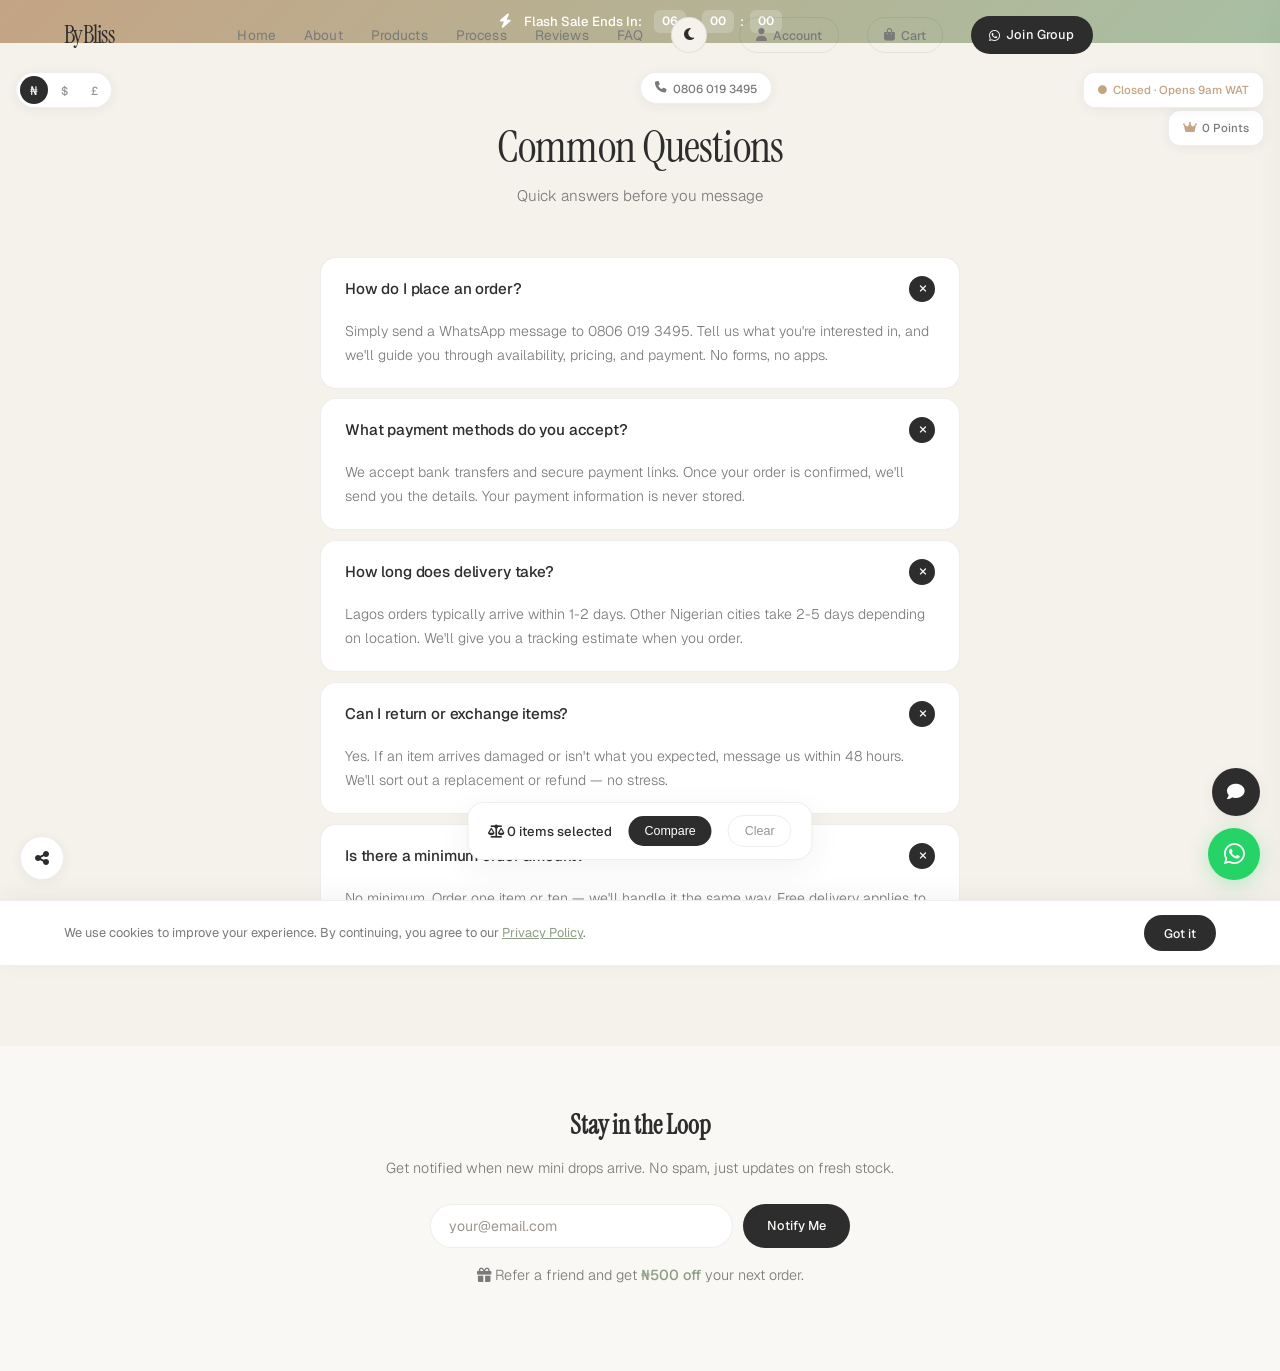
<file: faq.html>
<!DOCTYPE html>
<html lang="en" data-theme="light">
<head>
    <meta charset="UTF-8">
    <meta name="viewport" content="width=device-width, initial-scale=1.0, maximum-scale=5.0, viewport-fit=cover">
    <meta name="theme-color" content="#F5F1EB" id="themeColor">
    <meta name="background-color" content="#F5F1EB">
    <meta name="color-scheme" content="light dark">
    <meta name="format-detection" content="telephone=no">
    <meta name="apple-mobile-web-app-capable" content="yes">
    <meta name="apple-mobile-web-app-status-bar-style" content="default">
    <meta name="mobile-web-app-capable" content="yes">
    <meta name="application-name" content="ByBliss">
    <meta name="apple-mobile-web-app-title" content="ByBliss">
    <title>FAQ — ByBliss | Common Questions</title>
    <meta name="description" content="Quick answers about ordering, payment, delivery, returns, and more. ByBliss — mini essentials on WhatsApp.">
    <meta property="og:title" content="FAQ — ByBliss | Common Questions">
    <meta property="og:description" content="Quick answers about ordering, payment, delivery, returns, and more. ByBliss — mini essentials on WhatsApp.">
    <meta property="twitter:title" content="FAQ — ByBliss | Common Questions">
    <meta property="twitter:description" content="Quick answers about ordering, payment, delivery, returns, and more. ByBliss — mini essentials on WhatsApp.">
    <meta name="keywords" content="mini skincare, pocket accessories, WhatsApp shop Nigeria, small beauty products, Lagos online store, compact lifestyle items">
    <meta name="author" content="ByBliss">
    <meta name="robots" content="index, follow">
    <meta property="og:type" content="website">
    <meta property="og:url" content="https://bybliss.com/faq.html">
    <meta property="og:image" content="https://bybliss.com/og-image.jpg">
    <meta property="og:locale" content="en_NG">
    <meta property="twitter:card" content="summary_large_image">
    <meta property="twitter:url" content="https://bybliss.com/faq.html">
    <meta property="twitter:image" content="https://bybliss.com/og-image.jpg">
    <link rel="preconnect" href="https://fonts.googleapis.com" crossorigin>
    <link rel="preconnect" href="https://fonts.gstatic.com" crossorigin>
    <link rel="preconnect" href="https://cdnjs.cloudflare.com" crossorigin>
    <link rel="dns-prefetch" href="https://wa.me">
    <link rel="dns-prefetch" href="https://chat.whatsapp.com">
    <link href="https://fonts.googleapis.com/css2?family=Instrument+Serif:ital@0;1&family=Geist:wght@300;400;500;600;700&display=swap" rel="stylesheet">
    <link rel="stylesheet" href="https://cdnjs.cloudflare.com/ajax/libs/font-awesome/6.4.0/css/all.min.css" media="print" onload="this.media='all'">
    <noscript><link rel="stylesheet" href="https://cdnjs.cloudflare.com/ajax/libs/font-awesome/6.4.0/css/all.min.css"></noscript>
    <link rel="icon" href="data:image/svg+xml,&lt;svg xmlns=%22http://www.w3.org/2000/svg%22 viewBox=%220 0 100 100%22&gt;&lt;text y=%22.9em%22 font-size=%2290%22&gt;✨&lt;/text&gt;&lt;/svg&gt;">
    <link rel="manifest" href="[data-uri]">

    <link rel="stylesheet" href="styles.css">
</head>
<body>
    <!-- PAGE TRANSITION OVERLAY -->
    <div class="page-transition" id="pageTransition"></div>

    <!-- CONFETTI CONTAINER -->
    <div class="confetti-container" id="confettiContainer"></div>

    <!-- OFFLINE BADGE -->
    <div class="offline-badge" id="offlineBadge">
        <i class="fas fa-wifi-slash"></i> You're offline. Some features may not work.
    </div>

    <!-- PROGRESS BAR -->
    <div class="progress-bar" id="progressBar"></div>

    <!-- LOADER -->
    <div class="loader" id="loader">
        <div class="loader-text">ByBliss</div>
        <div class="loader-line"></div>
    </div>

    <!-- MESH GRADIENT BACKGROUND -->
    <div class="mesh-gradient">
        <div class="mesh-blob mesh-blob-1"></div>
        <div class="mesh-blob mesh-blob-2"></div>
        <div class="mesh-blob mesh-blob-3"></div>
        <div class="mesh-blob mesh-blob-4"></div>
    </div>

    <!-- COOKIE BANNER -->
    <div class="cookie-banner" id="cookieBanner">
        <p>We use cookies to improve your experience. By continuing, you agree to our <a href="#" onclick="openPrivacyModal(); return false;">Privacy Policy</a>.</p>
        <button class="cookie-btn" onclick="acceptCookies()">Got it</button>
    </div>

    <!-- TOAST CONTAINER -->
    <div class="toast-container" id="toastContainer"></div>

    <!-- CURRENCY TOGGLE -->
    <div class="currency-toggle" id="currencyToggle">
        <button class="currency-btn active" data-currency="NGN" onclick="setCurrency('NGN')">₦</button>
        <button class="currency-btn" data-currency="USD" onclick="setCurrency('USD')">$</button>
        <button class="currency-btn" data-currency="GBP" onclick="setCurrency('GBP')">£</button>
    </div>

    <!-- COPY PHONE -->
    <button class="copy-phone" id="copyPhone" onclick="copyPhone()" aria-label="Copy phone number">
        <i class="fas fa-phone"></i> 0806 019 3495
    </button>

    <!-- BUSINESS HOURS BADGE -->
    <div class="hours-badge" id="hoursBadge">
        <i class="fas fa-circle"></i>
        <span id="hoursText">Checking hours...</span>
    </div>

    <!-- LOYALTY BADGE -->
    <div class="loyalty-badge" id="loyaltyBadge" onclick="showToast('You have 0 points. Sign in to start earning!')">
        <i class="fas fa-crown"></i>
        <span id="loyaltyText">0 Points</span>
    </div>

    <!-- AUTH USER PILL -->
    <div class="auth-user-pill" id="authUserPill" onclick="openAuthModal()" style="display:none;">
        <i class="fas fa-user"></i>
        <span id="authUserName">Guest</span>
    </div>

    <!-- FLASH SALE BANNER -->
    <div class="flash-banner" id="flashBanner" style="display:none;">
        <i class="fas fa-bolt"></i>
        <span>Flash Sale Ends In:</span>
        <div class="countdown" id="countdown">
            <span class="countdown-item" id="cdHours">00</span>:
            <span class="countdown-item" id="cdMinutes">00</span>:
            <span class="countdown-item" id="cdSeconds">00</span>
        </div>
    </div>

    <!-- NAVIGATION -->
    <nav id="navbar">
        <a href="#" class="logo">ByBliss</a>
        <ul class="nav-links">
            <li><a href="index.html">Home</a></li>
            <li><a href="index.html#about">About</a></li>
            <li><a href="products.html">Products</a></li>
            <li><a href="process.html">Process</a></li>
            <li><a href="reviews.html">Reviews</a></li>
            <li><a href="faq.html">FAQ</a></li>
            <li>
                <button class="theme-toggle" onclick="toggleTheme()" aria-label="Toggle dark mode">
                    <i class="fas fa-moon" id="themeIcon"></i>
                </button>
            </li>
            <li>
                <button class="auth-btn" onclick="openAuthModal()" aria-label="Account">
                    <i class="fas fa-user"></i> Account
                </button>
            </li>
            <li>
                <button class="auth-btn" onclick="toggleCart()" aria-label="Cart" style="position:relative;">
                    <i class="fas fa-shopping-bag"></i> Cart
                    <span class="cart-count" id="navCartCount" style="display:none;">0</span>
                </button>
            </li>
            <li><a href="https://wa.me/2348060193495?text=Hi%20ByBliss!%20I%20want%20to%20join%20your%20WhatsApp%20group" class="nav-cta" target="_blank" rel="noopener" onclick="haptic(); showToast('Opening WhatsApp...')">
                <i class="fab fa-whatsapp"></i> Join Group
            </a></li>
        </ul>
        <div style="display:flex; align-items:center; gap:8px;">
            <button class="theme-toggle" onclick="toggleTheme()" aria-label="Toggle dark mode" style="display:none;" id="mobileThemeToggle">
                <i class="fas fa-moon" id="mobileThemeIcon"></i>
            </button>
            <button class="auth-btn" onclick="toggleCart()" style="display:none;" id="mobileCartBtn" aria-label="Cart">
                <i class="fas fa-shopping-bag"></i>
                <span class="cart-count" id="mobileCartCount" style="display:none;">0</span>
            </button>
            <div class="mobile-menu" id="mobileMenuBtn" onclick="toggleMenu()" role="button" aria-label="Open menu"><span></span></div>
        </div>
    </nav>

    <!-- MOBILE NAV -->
    <div class="mobile-nav-overlay" id="mobileOverlay" onclick="toggleMenu()"></div>
    <div class="mobile-nav" id="mobileNav" role="dialog" aria-label="Mobile navigation">
        <div class="close-menu" onclick="toggleMenu()" role="button" aria-label="Close menu"><i class="fas fa-times"></i></div>
        <ul class="mobile-nav-links">
            <li><a href="index.html" onclick="toggleMenu()">Home</a></li>
            <li><a href="index.html#about" onclick="toggleMenu()">About</a></li>
            <li><a href="products.html" onclick="toggleMenu()">Products</a></li>
            <li><a href="process.html" onclick="toggleMenu()">Process</a></li>
            <li><a href="reviews.html" onclick="toggleMenu()">Reviews</a></li>
            <li><a href="faq.html" onclick="toggleMenu()">FAQ</a></li>
            <li><a href="#" onclick="toggleMenu(); openAuthModal(); return false;">Account / Login</a></li>
            <li><a href="#" onclick="toggleMenu(); toggleCart(); return false;">My Cart</a></li>
        </ul>
        <div style="padding: 0 0 16px; border-bottom: 1px solid var(--border); margin-bottom: 16px;">
            <button class="theme-toggle" onclick="toggleTheme()" style="width:100%; border-radius: var(--radius-md); justify-content: center; gap: 8px; font-size: 0.9rem; margin: 0;">
                <i class="fas fa-moon" id="mobileNavThemeIcon"></i>
                <span id="mobileNavThemeText">Dark Mode</span>
            </button>
        </div>
        <a href="https://wa.me/2348060193495?text=Hi%20ByBliss!%20I%20want%20to%20join%20your%20WhatsApp%20group" class="mobile-nav-cta" onclick="toggleMenu()" target="_blank" rel="noopener">
            <i class="fab fa-whatsapp"></i> Join WhatsApp Group
        </a>
    </div>

    <!-- CART SIDEBAR -->
    <div class="cart-overlay" id="cartOverlay" onclick="toggleCart()"></div>
    <div class="cart-sidebar" id="cartSidebar">
        <div class="cart-header">
            <h3>Your Cart</h3>
            <button class="cart-close" onclick="toggleCart()"><i class="fas fa-times"></i></button>
        </div>
        <div class="cart-items" id="cartItems">
            <div class="cart-empty">
                <i class="fas fa-shopping-bag"></i>
                <p>Your cart is empty</p>
                <p style="font-size:0.78rem; margin-top:8px;">Add items and they'll appear here</p>
            </div>
        </div>
        <div class="cart-footer" id="cartFooter" style="display:none;">
            <div class="cart-subtotal">
                <span>Subtotal</span>
                <span id="cartSubtotal">₦0</span>
            </div>
            <div class="coupon-row">
                <input type="text" id="couponInput" placeholder="Enter coupon code">
                <button onclick="applyCoupon()">Apply</button>
            </div>
            <div class="delivery-calc">
                <label>Delivery Location</label>
                <select id="deliveryLocation" onchange="calculateDelivery()">
                    <option value="">Select location...</option>
                    <option value="lagos">Lagos (Free over ₦10k)</option>
                    <option value="abuja">Abuja (₦2,500)</option>
                    <option value="ph">Port Harcourt (₦2,000)</option>
                    <option value="ibadan">Ibadan (₦1,500)</option>
                    <option value="other">Other Nigerian Cities (₦3,000)</option>
                </select>
                <div class="delivery-fee">
                    <span>Delivery Fee</span>
                    <span id="deliveryFee">₦0</span>
                </div>
            </div>
            <div class="cart-total">
                <span>Total</span>
                <span id="cartTotal">₦0</span>
            </div>
            <button class="cart-checkout" onclick="checkoutWhatsApp()">
                <i class="fab fa-whatsapp"></i> Checkout via WhatsApp
            </button>
        </div>
    </div>

    <!-- PAGE CONTENT -->
    <!-- FAQ -->
    <section class="faq" id="faq">
        <div class="section-header reveal">
            <h2>Common Questions</h2>
            <p>Quick answers before you message</p>
        </div>
        <div class="faq-container">
            <div class="faq-item reveal">
                <div class="faq-question" onclick="toggleFaq(this)" role="button" aria-expanded="false">
                    <h4>How do I place an order?</h4>
                    <div class="faq-icon"><i class="fas fa-plus"></i></div>
                </div>
                <div class="faq-answer">
                    <p>Simply send a WhatsApp message to 0806 019 3495. Tell us what you're interested in, and we'll guide you through availability, pricing, and payment. No forms, no apps.</p>
                </div>
            </div>
            <div class="faq-item reveal">
                <div class="faq-question" onclick="toggleFaq(this)" role="button" aria-expanded="false">
                    <h4>What payment methods do you accept?</h4>
                    <div class="faq-icon"><i class="fas fa-plus"></i></div>
                </div>
                <div class="faq-answer">
                    <p>We accept bank transfers and secure payment links. Once your order is confirmed, we'll send you the details. Your payment information is never stored.</p>
                </div>
            </div>
            <div class="faq-item reveal">
                <div class="faq-question" onclick="toggleFaq(this)" role="button" aria-expanded="false">
                    <h4>How long does delivery take?</h4>
                    <div class="faq-icon"><i class="fas fa-plus"></i></div>
                </div>
                <div class="faq-answer">
                    <p>Lagos orders typically arrive within 1-2 days. Other Nigerian cities take 2-5 days depending on location. We'll give you a tracking estimate when you order.</p>
                </div>
            </div>
            <div class="faq-item reveal">
                <div class="faq-question" onclick="toggleFaq(this)" role="button" aria-expanded="false">
                    <h4>Can I return or exchange items?</h4>
                    <div class="faq-icon"><i class="fas fa-plus"></i></div>
                </div>
                <div class="faq-answer">
                    <p>Yes. If an item arrives damaged or isn't what you expected, message us within 48 hours. We'll sort out a replacement or refund — no stress.</p>
                </div>
            </div>
            <div class="faq-item reveal">
                <div class="faq-question" onclick="toggleFaq(this)" role="button" aria-expanded="false">
                    <h4>Is there a minimum order amount?</h4>
                    <div class="faq-icon"><i class="fas fa-plus"></i></div>
                </div>
                <div class="faq-answer">
                    <p>No minimum. Order one item or ten — we'll handle it the same way. Free delivery applies to Lagos orders above ₦10,000.</p>
                </div>
            </div>
        </div>
    </section>
    <!-- NEWSLETTER -->
    <section class="newsletter" id="newsletter">
        <div class="newsletter-container reveal">
            <h3>Stay in the Loop</h3>
            <p>Get notified when new mini drops arrive. No spam, just updates on fresh stock.</p>
            <form class="newsletter-form" onsubmit="handleNewsletter(event)">
                <input type="email" placeholder="your@email.com" required id="newsletterEmail" aria-label="Email address">
                <button type="submit" onclick="haptic()">Notify Me</button>
            </form>
            <p class="referral-note">
                <i class="fas fa-gift"></i> Refer a friend and get <a href="#" onclick="showToast('Share your referral code: BLISS50'); return false;">₦500 off</a> your next order.
            </p>
        </div>
    </section>

    <!-- STICKY MOBILE CTA -->
    <div class="sticky-cta" id="stickyCta">
        <div class="sticky-cta-text">
            ByBliss
            <span>Mini essentials on WhatsApp</span>
        </div>
        <a href="https://wa.me/2348060193495?text=Hi%20ByBliss!%20I'm%20interested%20in%20your%20products" class="sticky-cta-btn" target="_blank" rel="noopener" onclick="haptic(); showToast('Opening WhatsApp...')">
            <i class="fab fa-whatsapp"></i> Order Now
        </a>
    </div>

    <!-- BACK TO TOP -->
    <button class="back-to-top" id="backToTop" onclick="scrollToTop(); haptic()" aria-label="Back to top">
        <i class="fas fa-arrow-up"></i>
    </button>

    <!-- SHARE BUTTON -->
    <button class="share-btn" id="shareBtn" onclick="sharePage()" aria-label="Share page">
        <i class="fas fa-share-alt"></i>
    </button>

    <!-- FLOATING WHATSAPP -->
    <a href="https://wa.me/2348060193495?text=Hi%20ByBliss!%20I'm%20interested%20in%20your%20products" class="float-whatsapp" target="_blank" rel="noopener" title="Order on WhatsApp" onclick="haptic(); showToast('Opening WhatsApp...')">
        <i class="fab fa-whatsapp"></i>
        <span class="float-tooltip">Order Now</span>
    </a>

    <!-- CHAT WIDGET -->
    <button class="chat-toggle" id="chatToggle" onclick="toggleChat()" aria-label="Open chat">
        <i class="fas fa-comment"></i>
    </button>
    <div class="chat-widget" id="chatWidget">
        <div class="chat-header">
            <h4><i class="fab fa-whatsapp"></i> ByBliss Support</h4>
            <button class="chat-close" onclick="toggleChat()"><i class="fas fa-times"></i></button>
        </div>
        <div class="chat-body" id="chatBody">
            <div class="chat-msg bot">Hi there! 👋 Welcome to ByBliss. How can I help you today?</div>
            <div class="chat-msg bot">You can ask about:<br>• Products & prices<br>• Delivery info<br>• How to order</div>
        </div>
        <div class="chat-footer">
            <input type="text" id="chatInput" placeholder="Type a message..." onkeypress="if(event.key==='Enter')sendChatMessage()">
            <button onclick="sendChatMessage()"><i class="fas fa-paper-plane"></i></button>
        </div>
    </div>

    <!-- COMPARE BAR -->
    <div class="compare-bar" id="compareBar">
        <span><i class="fas fa-balance-scale"></i> <span id="compareCount">0</span> items selected</span>
        <button onclick="showToast('Compare feature coming soon!')">Compare</button>
        <button class="compare-clear" onclick="clearCompare()">Clear</button>
    </div>

    <!-- PRODUCT MODAL -->
    <div class="modal-overlay" id="productModal" onclick="closeModal(event)" role="dialog" aria-modal="true" aria-label="Product details">
        <div class="modal-content">
            <button class="modal-close" onclick="closeModalDirect()" aria-label="Close modal"><i class="fas fa-times"></i></button>
            <div class="modal-image" id="modalImage"><i class="fas fa-pump-soap"></i></div>
            <div class="modal-body">
                <h2 id="modalTitle">Product Name</h2>
                <div class="modal-price" id="modalPrice">₦0</div>
                <div class="modal-stock" id="modalStock"><i class="fas fa-fire"></i> Only X left</div>
                <p class="modal-desc" id="modalDesc">Description</p>

                <div class="variant-selector" id="modalVariants"></div>

                <div class="qty-selector">
                    <button class="qty-btn" onclick="changeQty(-1)">−</button>
                    <input type="number" class="qty-input" id="modalQty" value="1" min="1" max="10" readonly>
                    <button class="qty-btn" onclick="changeQty(1)">+</button>
                </div>

                <div class="modal-specs">
                    <div class="modal-spec">
                        <span class="modal-spec-label">Size</span>
                        <span class="modal-spec-value" id="modalSize">Travel / Pocket</span>
                    </div>
                    <div class="modal-spec">
                        <span class="modal-spec-label">Delivery</span>
                        <span class="modal-spec-value">1-3 Days</span>
                    </div>
                    <div class="modal-spec">
                        <span class="modal-spec-label">Payment</span>
                        <span class="modal-spec-value">Transfer / Link</span>
                    </div>
                    <div class="modal-spec">
                        <span class="modal-spec-label">Returns</span>
                        <span class="modal-spec-value">48 Hours</span>
                    </div>
                </div>

                <div class="order-track">
                    <div class="track-step">
                        <div class="track-dot active"></div>
                        <span class="track-label">Order</span>
                    </div>
                    <div class="track-step">
                        <div class="track-dot"></div>
                        <span class="track-label">Pack</span>
                    </div>
                    <div class="track-step">
                        <div class="track-dot"></div>
                        <span class="track-label">Ship</span>
                    </div>
                    <div class="track-step">
                        <div class="track-dot"></div>
                        <span class="track-label">Deliver</span>
                    </div>
                </div>

                <div class="modal-actions">
                    <button class="modal-btn-primary" onclick="addToCartFromModal()">
                        <i class="fas fa-shopping-bag"></i> Add to Cart
                    </button>
                    <a href="#" class="modal-btn-primary" id="modalWhatsApp" target="_blank" rel="noopener" onclick="haptic(); showToast('Opening WhatsApp...')" style="background:var(--whatsapp);">
                        <i class="fab fa-whatsapp"></i> Order on WhatsApp
                    </a>
                    <button class="modal-btn-secondary" onclick="closeModalDirect()">Close</button>
                </div>
                <div class="modal-related">
                    <h4>You Might Also Like</h4>
                    <div class="related-grid" id="relatedGrid"></div>
                </div>
            </div>
        </div>
    </div>

    <!-- AUTH MODAL -->
    <div class="modal-overlay auth-modal" id="authModal" onclick="closeAuthModal(event)" role="dialog" aria-modal="true" aria-label="Authentication">
        <div class="modal-content">
            <button class="modal-close" onclick="closeAuthModalDirect()" aria-label="Close authentication"><i class="fas fa-times"></i></button>
            <div class="auth-header">
                <h2>Welcome to ByBliss</h2>
                <p>Sign in to track orders, earn points, and get exclusive drops</p>
            </div>
            <div class="auth-tabs">
                <button class="auth-tab active" onclick="switchAuthTab('login')" data-tab="login">Sign In</button>
                <button class="auth-tab" onclick="switchAuthTab('signup')" data-tab="signup">Create Account</button>
                <button class="auth-tab" onclick="switchAuthTab('guest')" data-tab="guest">Guest</button>
            </div>

    <!-- PRIVACY MODAL -->
    <div class="modal-overlay privacy-modal" id="privacyModal" onclick="closePrivacyModal(event)" role="dialog" aria-modal="true" aria-label="Privacy policy">
        <div class="modal-content">
            <button class="modal-close" onclick="closePrivacyModalDirect()" aria-label="Close privacy modal"><i class="fas fa-times"></i></button>
            <div class="modal-body">
                <h2>Privacy Policy</h2>
                <p>ByBliss respects your privacy. This policy explains how we handle your information when you shop with us via WhatsApp.</p>
                <h3>What We Collect</h3>
                <p>We only collect your WhatsApp number, delivery address, and payment confirmation. We do not store card details or banking information.</p>
                <h3>How We Use It</h3>
                <p>Your information is used solely to process orders, arrange delivery, and communicate with you about your purchase. We never sell or share your data with third parties.</p>
                <h3>Cookies</h3>
                <p>This website uses minimal cookies to improve your browsing experience. You can disable cookies in your browser settings at any time.</p>
                <h3>Contact</h3>
                <p>For privacy questions, message us on WhatsApp at 0806 019 3495.</p>
            </div>
        </div>
    </div>

    <script src="scripts.js"></script>
</body>
</html>
</file>
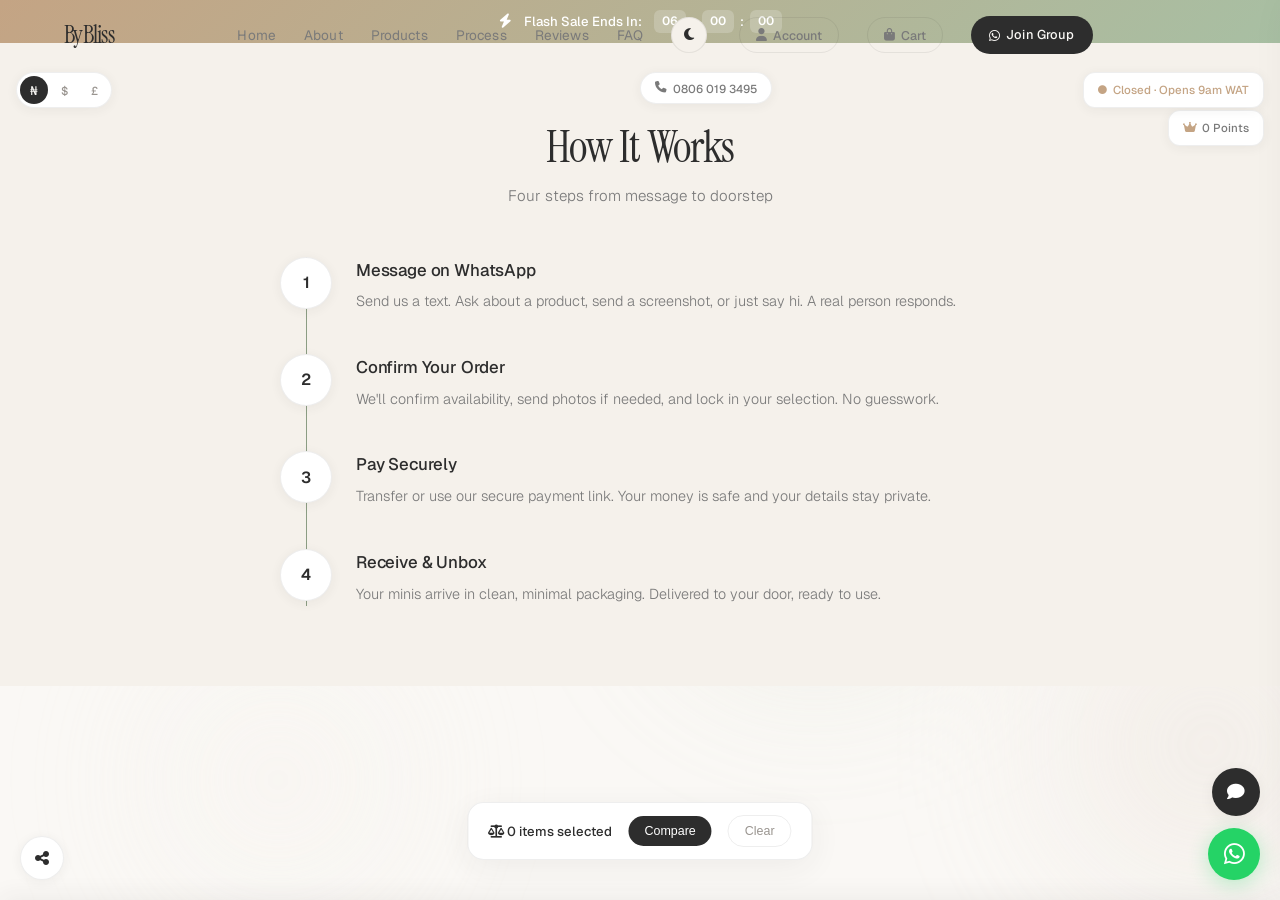
<file: process.html>
<!DOCTYPE html>
<html lang="en" data-theme="light">
<head>
    <meta charset="UTF-8">
    <meta name="viewport" content="width=device-width, initial-scale=1.0, maximum-scale=5.0, viewport-fit=cover">
    <meta name="theme-color" content="#F5F1EB" id="themeColor">
    <meta name="background-color" content="#F5F1EB">
    <meta name="color-scheme" content="light dark">
    <meta name="format-detection" content="telephone=no">
    <meta name="apple-mobile-web-app-capable" content="yes">
    <meta name="apple-mobile-web-app-status-bar-style" content="default">
    <meta name="mobile-web-app-capable" content="yes">
    <meta name="application-name" content="ByBliss">
    <meta name="apple-mobile-web-app-title" content="ByBliss">
    <title>How It Works — ByBliss | Order on WhatsApp</title>
    <meta name="description" content="Four simple steps: Message on WhatsApp, confirm your order, pay securely, and receive your mini essentials.">
    <meta property="og:title" content="How It Works — ByBliss | Order on WhatsApp">
    <meta property="og:description" content="Four simple steps: Message on WhatsApp, confirm your order, pay securely, and receive your mini essentials.">
    <meta property="twitter:title" content="How It Works — ByBliss | Order on WhatsApp">
    <meta property="twitter:description" content="Four simple steps: Message on WhatsApp, confirm your order, pay securely, and receive your mini essentials.">
    <meta name="keywords" content="mini skincare, pocket accessories, WhatsApp shop Nigeria, small beauty products, Lagos online store, compact lifestyle items">
    <meta name="author" content="ByBliss">
    <meta name="robots" content="index, follow">
    <meta property="og:type" content="website">
    <meta property="og:url" content="https://bybliss.com/process.html">
    <meta property="og:image" content="https://bybliss.com/og-image.jpg">
    <meta property="og:locale" content="en_NG">
    <meta property="twitter:card" content="summary_large_image">
    <meta property="twitter:url" content="https://bybliss.com/process.html">
    <meta property="twitter:image" content="https://bybliss.com/og-image.jpg">
    <link rel="preconnect" href="https://fonts.googleapis.com" crossorigin>
    <link rel="preconnect" href="https://fonts.gstatic.com" crossorigin>
    <link rel="preconnect" href="https://cdnjs.cloudflare.com" crossorigin>
    <link rel="dns-prefetch" href="https://wa.me">
    <link rel="dns-prefetch" href="https://chat.whatsapp.com">
    <link href="https://fonts.googleapis.com/css2?family=Instrument+Serif:ital@0;1&family=Geist:wght@300;400;500;600;700&display=swap" rel="stylesheet">
    <link rel="stylesheet" href="https://cdnjs.cloudflare.com/ajax/libs/font-awesome/6.4.0/css/all.min.css" media="print" onload="this.media='all'">
    <noscript><link rel="stylesheet" href="https://cdnjs.cloudflare.com/ajax/libs/font-awesome/6.4.0/css/all.min.css"></noscript>
    <link rel="icon" href="data:image/svg+xml,&lt;svg xmlns=%22http://www.w3.org/2000/svg%22 viewBox=%220 0 100 100%22&gt;&lt;text y=%22.9em%22 font-size=%2290%22&gt;✨&lt;/text&gt;&lt;/svg&gt;">
    <link rel="manifest" href="[data-uri]">

    <link rel="stylesheet" href="styles.css">
</head>
<body>
    <!-- PAGE TRANSITION OVERLAY -->
    <div class="page-transition" id="pageTransition"></div>

    <!-- CONFETTI CONTAINER -->
    <div class="confetti-container" id="confettiContainer"></div>

    <!-- OFFLINE BADGE -->
    <div class="offline-badge" id="offlineBadge">
        <i class="fas fa-wifi-slash"></i> You're offline. Some features may not work.
    </div>

    <!-- PROGRESS BAR -->
    <div class="progress-bar" id="progressBar"></div>

    <!-- LOADER -->
    <div class="loader" id="loader">
        <div class="loader-text">ByBliss</div>
        <div class="loader-line"></div>
    </div>

    <!-- MESH GRADIENT BACKGROUND -->
    <div class="mesh-gradient">
        <div class="mesh-blob mesh-blob-1"></div>
        <div class="mesh-blob mesh-blob-2"></div>
        <div class="mesh-blob mesh-blob-3"></div>
        <div class="mesh-blob mesh-blob-4"></div>
    </div>

    <!-- COOKIE BANNER -->
    <div class="cookie-banner" id="cookieBanner">
        <p>We use cookies to improve your experience. By continuing, you agree to our <a href="#" onclick="openPrivacyModal(); return false;">Privacy Policy</a>.</p>
        <button class="cookie-btn" onclick="acceptCookies()">Got it</button>
    </div>

    <!-- TOAST CONTAINER -->
    <div class="toast-container" id="toastContainer"></div>

    <!-- CURRENCY TOGGLE -->
    <div class="currency-toggle" id="currencyToggle">
        <button class="currency-btn active" data-currency="NGN" onclick="setCurrency('NGN')">₦</button>
        <button class="currency-btn" data-currency="USD" onclick="setCurrency('USD')">$</button>
        <button class="currency-btn" data-currency="GBP" onclick="setCurrency('GBP')">£</button>
    </div>

    <!-- COPY PHONE -->
    <button class="copy-phone" id="copyPhone" onclick="copyPhone()" aria-label="Copy phone number">
        <i class="fas fa-phone"></i> 0806 019 3495
    </button>

    <!-- BUSINESS HOURS BADGE -->
    <div class="hours-badge" id="hoursBadge">
        <i class="fas fa-circle"></i>
        <span id="hoursText">Checking hours...</span>
    </div>

    <!-- LOYALTY BADGE -->
    <div class="loyalty-badge" id="loyaltyBadge" onclick="showToast('You have 0 points. Sign in to start earning!')">
        <i class="fas fa-crown"></i>
        <span id="loyaltyText">0 Points</span>
    </div>

    <!-- AUTH USER PILL -->
    <div class="auth-user-pill" id="authUserPill" onclick="openAuthModal()" style="display:none;">
        <i class="fas fa-user"></i>
        <span id="authUserName">Guest</span>
    </div>

    <!-- FLASH SALE BANNER -->
    <div class="flash-banner" id="flashBanner" style="display:none;">
        <i class="fas fa-bolt"></i>
        <span>Flash Sale Ends In:</span>
        <div class="countdown" id="countdown">
            <span class="countdown-item" id="cdHours">00</span>:
            <span class="countdown-item" id="cdMinutes">00</span>:
            <span class="countdown-item" id="cdSeconds">00</span>
        </div>
    </div>

    <!-- NAVIGATION -->
    <nav id="navbar">
        <a href="#" class="logo">ByBliss</a>
        <ul class="nav-links">
            <li><a href="index.html">Home</a></li>
            <li><a href="index.html#about">About</a></li>
            <li><a href="products.html">Products</a></li>
            <li><a href="process.html">Process</a></li>
            <li><a href="reviews.html">Reviews</a></li>
            <li><a href="faq.html">FAQ</a></li>
            <li>
                <button class="theme-toggle" onclick="toggleTheme()" aria-label="Toggle dark mode">
                    <i class="fas fa-moon" id="themeIcon"></i>
                </button>
            </li>
            <li>
                <button class="auth-btn" onclick="openAuthModal()" aria-label="Account">
                    <i class="fas fa-user"></i> Account
                </button>
            </li>
            <li>
                <button class="auth-btn" onclick="toggleCart()" aria-label="Cart" style="position:relative;">
                    <i class="fas fa-shopping-bag"></i> Cart
                    <span class="cart-count" id="navCartCount" style="display:none;">0</span>
                </button>
            </li>
            <li><a href="https://wa.me/2348060193495?text=Hi%20ByBliss!%20I%20want%20to%20join%20your%20WhatsApp%20group" class="nav-cta" target="_blank" rel="noopener" onclick="haptic(); showToast('Opening WhatsApp...')">
                <i class="fab fa-whatsapp"></i> Join Group
            </a></li>
        </ul>
        <div style="display:flex; align-items:center; gap:8px;">
            <button class="theme-toggle" onclick="toggleTheme()" aria-label="Toggle dark mode" style="display:none;" id="mobileThemeToggle">
                <i class="fas fa-moon" id="mobileThemeIcon"></i>
            </button>
            <button class="auth-btn" onclick="toggleCart()" style="display:none;" id="mobileCartBtn" aria-label="Cart">
                <i class="fas fa-shopping-bag"></i>
                <span class="cart-count" id="mobileCartCount" style="display:none;">0</span>
            </button>
            <div class="mobile-menu" id="mobileMenuBtn" onclick="toggleMenu()" role="button" aria-label="Open menu"><span></span></div>
        </div>
    </nav>

    <!-- MOBILE NAV -->
    <div class="mobile-nav-overlay" id="mobileOverlay" onclick="toggleMenu()"></div>
    <div class="mobile-nav" id="mobileNav" role="dialog" aria-label="Mobile navigation">
        <div class="close-menu" onclick="toggleMenu()" role="button" aria-label="Close menu"><i class="fas fa-times"></i></div>
        <ul class="mobile-nav-links">
            <li><a href="index.html" onclick="toggleMenu()">Home</a></li>
            <li><a href="index.html#about" onclick="toggleMenu()">About</a></li>
            <li><a href="products.html" onclick="toggleMenu()">Products</a></li>
            <li><a href="process.html" onclick="toggleMenu()">Process</a></li>
            <li><a href="reviews.html" onclick="toggleMenu()">Reviews</a></li>
            <li><a href="faq.html" onclick="toggleMenu()">FAQ</a></li>
            <li><a href="#" onclick="toggleMenu(); openAuthModal(); return false;">Account / Login</a></li>
            <li><a href="#" onclick="toggleMenu(); toggleCart(); return false;">My Cart</a></li>
        </ul>
        <div style="padding: 0 0 16px; border-bottom: 1px solid var(--border); margin-bottom: 16px;">
            <button class="theme-toggle" onclick="toggleTheme()" style="width:100%; border-radius: var(--radius-md); justify-content: center; gap: 8px; font-size: 0.9rem; margin: 0;">
                <i class="fas fa-moon" id="mobileNavThemeIcon"></i>
                <span id="mobileNavThemeText">Dark Mode</span>
            </button>
        </div>
        <a href="https://wa.me/2348060193495?text=Hi%20ByBliss!%20I%20want%20to%20join%20your%20WhatsApp%20group" class="mobile-nav-cta" onclick="toggleMenu()" target="_blank" rel="noopener">
            <i class="fab fa-whatsapp"></i> Join WhatsApp Group
        </a>
    </div>

    <!-- CART SIDEBAR -->
    <div class="cart-overlay" id="cartOverlay" onclick="toggleCart()"></div>
    <div class="cart-sidebar" id="cartSidebar">
        <div class="cart-header">
            <h3>Your Cart</h3>
            <button class="cart-close" onclick="toggleCart()"><i class="fas fa-times"></i></button>
        </div>
        <div class="cart-items" id="cartItems">
            <div class="cart-empty">
                <i class="fas fa-shopping-bag"></i>
                <p>Your cart is empty</p>
                <p style="font-size:0.78rem; margin-top:8px;">Add items and they'll appear here</p>
            </div>
        </div>
        <div class="cart-footer" id="cartFooter" style="display:none;">
            <div class="cart-subtotal">
                <span>Subtotal</span>
                <span id="cartSubtotal">₦0</span>
            </div>
            <div class="coupon-row">
                <input type="text" id="couponInput" placeholder="Enter coupon code">
                <button onclick="applyCoupon()">Apply</button>
            </div>
            <div class="delivery-calc">
                <label>Delivery Location</label>
                <select id="deliveryLocation" onchange="calculateDelivery()">
                    <option value="">Select location...</option>
                    <option value="lagos">Lagos (Free over ₦10k)</option>
                    <option value="abuja">Abuja (₦2,500)</option>
                    <option value="ph">Port Harcourt (₦2,000)</option>
                    <option value="ibadan">Ibadan (₦1,500)</option>
                    <option value="other">Other Nigerian Cities (₦3,000)</option>
                </select>
                <div class="delivery-fee">
                    <span>Delivery Fee</span>
                    <span id="deliveryFee">₦0</span>
                </div>
            </div>
            <div class="cart-total">
                <span>Total</span>
                <span id="cartTotal">₦0</span>
            </div>
            <button class="cart-checkout" onclick="checkoutWhatsApp()">
                <i class="fab fa-whatsapp"></i> Checkout via WhatsApp
            </button>
        </div>
    </div>

    <!-- PAGE CONTENT -->
    <!-- HOW IT WORKS -->
    <section class="how-it-works" id="how-it-works">
        <div class="section-header reveal">
            <h2>How It Works</h2>
            <p>Four steps from message to doorstep</p>
        </div>
        <div class="steps-wrapper">
            <div class="steps-line">
                <div class="steps-line-fill" id="stepsFill"></div>
            </div>
            <div class="step reveal">
                <div class="step-number">1</div>
                <div class="step-content">
                    <h3>Message on WhatsApp</h3>
                    <p>Send us a text. Ask about a product, send a screenshot, or just say hi. A real person responds.</p>
                </div>
            </div>
            <div class="step reveal">
                <div class="step-number">2</div>
                <div class="step-content">
                    <h3>Confirm Your Order</h3>
                    <p>We'll confirm availability, send photos if needed, and lock in your selection. No guesswork.</p>
                </div>
            </div>
            <div class="step reveal">
                <div class="step-number">3</div>
                <div class="step-content">
                    <h3>Pay Securely</h3>
                    <p>Transfer or use our secure payment link. Your money is safe and your details stay private.</p>
                </div>
            </div>
            <div class="step reveal">
                <div class="step-number">4</div>
                <div class="step-content">
                    <h3>Receive & Unbox</h3>
                    <p>Your minis arrive in clean, minimal packaging. Delivered to your door, ready to use.</p>
                </div>
            </div>
        </div>
    </section>

    <!-- STICKY MOBILE CTA -->
    <div class="sticky-cta" id="stickyCta">
        <div class="sticky-cta-text">
            ByBliss
            <span>Mini essentials on WhatsApp</span>
        </div>
        <a href="https://wa.me/2348060193495?text=Hi%20ByBliss!%20I'm%20interested%20in%20your%20products" class="sticky-cta-btn" target="_blank" rel="noopener" onclick="haptic(); showToast('Opening WhatsApp...')">
            <i class="fab fa-whatsapp"></i> Order Now
        </a>
    </div>

    <!-- BACK TO TOP -->
    <button class="back-to-top" id="backToTop" onclick="scrollToTop(); haptic()" aria-label="Back to top">
        <i class="fas fa-arrow-up"></i>
    </button>

    <!-- SHARE BUTTON -->
    <button class="share-btn" id="shareBtn" onclick="sharePage()" aria-label="Share page">
        <i class="fas fa-share-alt"></i>
    </button>

    <!-- FLOATING WHATSAPP -->
    <a href="https://wa.me/2348060193495?text=Hi%20ByBliss!%20I'm%20interested%20in%20your%20products" class="float-whatsapp" target="_blank" rel="noopener" title="Order on WhatsApp" onclick="haptic(); showToast('Opening WhatsApp...')">
        <i class="fab fa-whatsapp"></i>
        <span class="float-tooltip">Order Now</span>
    </a>

    <!-- CHAT WIDGET -->
    <button class="chat-toggle" id="chatToggle" onclick="toggleChat()" aria-label="Open chat">
        <i class="fas fa-comment"></i>
    </button>
    <div class="chat-widget" id="chatWidget">
        <div class="chat-header">
            <h4><i class="fab fa-whatsapp"></i> ByBliss Support</h4>
            <button class="chat-close" onclick="toggleChat()"><i class="fas fa-times"></i></button>
        </div>
        <div class="chat-body" id="chatBody">
            <div class="chat-msg bot">Hi there! 👋 Welcome to ByBliss. How can I help you today?</div>
            <div class="chat-msg bot">You can ask about:<br>• Products & prices<br>• Delivery info<br>• How to order</div>
        </div>
        <div class="chat-footer">
            <input type="text" id="chatInput" placeholder="Type a message..." onkeypress="if(event.key==='Enter')sendChatMessage()">
            <button onclick="sendChatMessage()"><i class="fas fa-paper-plane"></i></button>
        </div>
    </div>

    <!-- COMPARE BAR -->
    <div class="compare-bar" id="compareBar">
        <span><i class="fas fa-balance-scale"></i> <span id="compareCount">0</span> items selected</span>
        <button onclick="showToast('Compare feature coming soon!')">Compare</button>
        <button class="compare-clear" onclick="clearCompare()">Clear</button>
    </div>

    <!-- PRODUCT MODAL -->
    <div class="modal-overlay" id="productModal" onclick="closeModal(event)" role="dialog" aria-modal="true" aria-label="Product details">
        <div class="modal-content">
            <button class="modal-close" onclick="closeModalDirect()" aria-label="Close modal"><i class="fas fa-times"></i></button>
            <div class="modal-image" id="modalImage"><i class="fas fa-pump-soap"></i></div>
            <div class="modal-body">
                <h2 id="modalTitle">Product Name</h2>
                <div class="modal-price" id="modalPrice">₦0</div>
                <div class="modal-stock" id="modalStock"><i class="fas fa-fire"></i> Only X left</div>
                <p class="modal-desc" id="modalDesc">Description</p>

                <div class="variant-selector" id="modalVariants"></div>

                <div class="qty-selector">
                    <button class="qty-btn" onclick="changeQty(-1)">−</button>
                    <input type="number" class="qty-input" id="modalQty" value="1" min="1" max="10" readonly>
                    <button class="qty-btn" onclick="changeQty(1)">+</button>
                </div>

                <div class="modal-specs">
                    <div class="modal-spec">
                        <span class="modal-spec-label">Size</span>
                        <span class="modal-spec-value" id="modalSize">Travel / Pocket</span>
                    </div>
                    <div class="modal-spec">
                        <span class="modal-spec-label">Delivery</span>
                        <span class="modal-spec-value">1-3 Days</span>
                    </div>
                    <div class="modal-spec">
                        <span class="modal-spec-label">Payment</span>
                        <span class="modal-spec-value">Transfer / Link</span>
                    </div>
                    <div class="modal-spec">
                        <span class="modal-spec-label">Returns</span>
                        <span class="modal-spec-value">48 Hours</span>
                    </div>
                </div>

                <div class="order-track">
                    <div class="track-step">
                        <div class="track-dot active"></div>
                        <span class="track-label">Order</span>
                    </div>
                    <div class="track-step">
                        <div class="track-dot"></div>
                        <span class="track-label">Pack</span>
                    </div>
                    <div class="track-step">
                        <div class="track-dot"></div>
                        <span class="track-label">Ship</span>
                    </div>
                    <div class="track-step">
                        <div class="track-dot"></div>
                        <span class="track-label">Deliver</span>
                    </div>
                </div>

                <div class="modal-actions">
                    <button class="modal-btn-primary" onclick="addToCartFromModal()">
                        <i class="fas fa-shopping-bag"></i> Add to Cart
                    </button>
                    <a href="#" class="modal-btn-primary" id="modalWhatsApp" target="_blank" rel="noopener" onclick="haptic(); showToast('Opening WhatsApp...')" style="background:var(--whatsapp);">
                        <i class="fab fa-whatsapp"></i> Order on WhatsApp
                    </a>
                    <button class="modal-btn-secondary" onclick="closeModalDirect()">Close</button>
                </div>
                <div class="modal-related">
                    <h4>You Might Also Like</h4>
                    <div class="related-grid" id="relatedGrid"></div>
                </div>
            </div>
        </div>
    </div>

    <!-- AUTH MODAL -->
    <div class="modal-overlay auth-modal" id="authModal" onclick="closeAuthModal(event)" role="dialog" aria-modal="true" aria-label="Authentication">
        <div class="modal-content">
            <button class="modal-close" onclick="closeAuthModalDirect()" aria-label="Close authentication"><i class="fas fa-times"></i></button>
            <div class="auth-header">
                <h2>Welcome to ByBliss</h2>
                <p>Sign in to track orders, earn points, and get exclusive drops</p>
            </div>
            <div class="auth-tabs">
                <button class="auth-tab active" onclick="switchAuthTab('login')" data-tab="login">Sign In</button>
                <button class="auth-tab" onclick="switchAuthTab('signup')" data-tab="signup">Create Account</button>
                <button class="auth-tab" onclick="switchAuthTab('guest')" data-tab="guest">Guest</button>
            </div>

    <!-- PRIVACY MODAL -->
    <div class="modal-overlay privacy-modal" id="privacyModal" onclick="closePrivacyModal(event)" role="dialog" aria-modal="true" aria-label="Privacy policy">
        <div class="modal-content">
            <button class="modal-close" onclick="closePrivacyModalDirect()" aria-label="Close privacy modal"><i class="fas fa-times"></i></button>
            <div class="modal-body">
                <h2>Privacy Policy</h2>
                <p>ByBliss respects your privacy. This policy explains how we handle your information when you shop with us via WhatsApp.</p>
                <h3>What We Collect</h3>
                <p>We only collect your WhatsApp number, delivery address, and payment confirmation. We do not store card details or banking information.</p>
                <h3>How We Use It</h3>
                <p>Your information is used solely to process orders, arrange delivery, and communicate with you about your purchase. We never sell or share your data with third parties.</p>
                <h3>Cookies</h3>
                <p>This website uses minimal cookies to improve your browsing experience. You can disable cookies in your browser settings at any time.</p>
                <h3>Contact</h3>
                <p>For privacy questions, message us on WhatsApp at 0806 019 3495.</p>
            </div>
        </div>
    </div>

    <script src="scripts.js"></script>
</body>
</html>
</file>
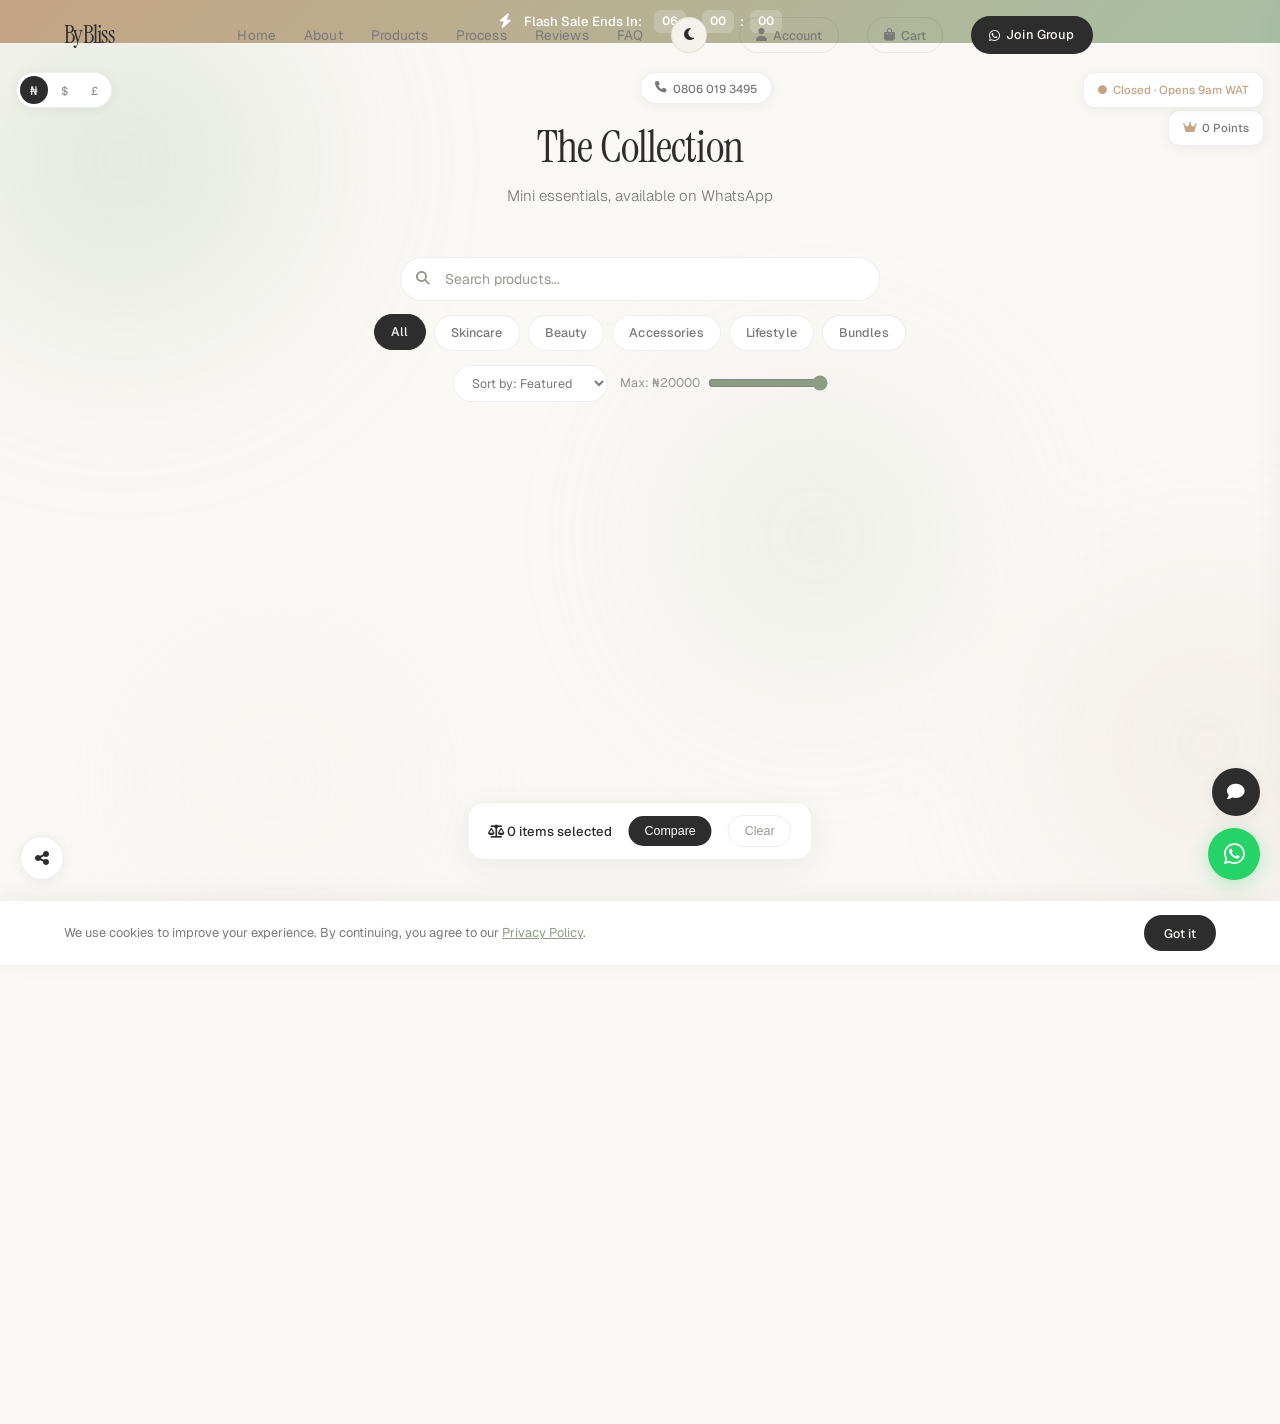
<file: products.html>
<!DOCTYPE html>
<html lang="en" data-theme="light">
<head>
    <meta charset="UTF-8">
    <meta name="viewport" content="width=device-width, initial-scale=1.0, maximum-scale=5.0, viewport-fit=cover">
    <meta name="theme-color" content="#F5F1EB" id="themeColor">
    <meta name="background-color" content="#F5F1EB">
    <meta name="color-scheme" content="light dark">
    <meta name="format-detection" content="telephone=no">
    <meta name="apple-mobile-web-app-capable" content="yes">
    <meta name="apple-mobile-web-app-status-bar-style" content="default">
    <meta name="mobile-web-app-capable" content="yes">
    <meta name="application-name" content="ByBliss">
    <meta name="apple-mobile-web-app-title" content="ByBliss">
    <title>Products — ByBliss | Mini Essentials Collection</title>
    <meta name="description" content="Browse our curated collection of mini skincare, compact beauty tools, pocket accessories, and lifestyle essentials. Available on WhatsApp.">
    <meta property="og:title" content="Products — ByBliss | Mini Essentials Collection">
    <meta property="og:description" content="Browse our curated collection of mini skincare, compact beauty tools, pocket accessories, and lifestyle essentials. Available on WhatsApp.">
    <meta property="twitter:title" content="Products — ByBliss | Mini Essentials Collection">
    <meta property="twitter:description" content="Browse our curated collection of mini skincare, compact beauty tools, pocket accessories, and lifestyle essentials. Available on WhatsApp.">
    <meta name="keywords" content="mini skincare, pocket accessories, WhatsApp shop Nigeria, small beauty products, Lagos online store, compact lifestyle items">
    <meta name="author" content="ByBliss">
    <meta name="robots" content="index, follow">
    <meta property="og:type" content="website">
    <meta property="og:url" content="https://bybliss.com/products.html">
    <meta property="og:image" content="https://bybliss.com/og-image.jpg">
    <meta property="og:locale" content="en_NG">
    <meta property="twitter:card" content="summary_large_image">
    <meta property="twitter:url" content="https://bybliss.com/products.html">
    <meta property="twitter:image" content="https://bybliss.com/og-image.jpg">
    <link rel="preconnect" href="https://fonts.googleapis.com" crossorigin>
    <link rel="preconnect" href="https://fonts.gstatic.com" crossorigin>
    <link rel="preconnect" href="https://cdnjs.cloudflare.com" crossorigin>
    <link rel="dns-prefetch" href="https://wa.me">
    <link rel="dns-prefetch" href="https://chat.whatsapp.com">
    <link href="https://fonts.googleapis.com/css2?family=Instrument+Serif:ital@0;1&family=Geist:wght@300;400;500;600;700&display=swap" rel="stylesheet">
    <link rel="stylesheet" href="https://cdnjs.cloudflare.com/ajax/libs/font-awesome/6.4.0/css/all.min.css" media="print" onload="this.media='all'">
    <noscript><link rel="stylesheet" href="https://cdnjs.cloudflare.com/ajax/libs/font-awesome/6.4.0/css/all.min.css"></noscript>
    <link rel="icon" href="data:image/svg+xml,&lt;svg xmlns=%22http://www.w3.org/2000/svg%22 viewBox=%220 0 100 100%22&gt;&lt;text y=%22.9em%22 font-size=%2290%22&gt;✨&lt;/text&gt;&lt;/svg&gt;">
    <link rel="manifest" href="[data-uri]">

    <link rel="stylesheet" href="styles.css">
</head>
<body>
    <!-- PAGE TRANSITION OVERLAY -->
    <div class="page-transition" id="pageTransition"></div>

    <!-- CONFETTI CONTAINER -->
    <div class="confetti-container" id="confettiContainer"></div>

    <!-- OFFLINE BADGE -->
    <div class="offline-badge" id="offlineBadge">
        <i class="fas fa-wifi-slash"></i> You're offline. Some features may not work.
    </div>

    <!-- PROGRESS BAR -->
    <div class="progress-bar" id="progressBar"></div>

    <!-- LOADER -->
    <div class="loader" id="loader">
        <div class="loader-text">ByBliss</div>
        <div class="loader-line"></div>
    </div>

    <!-- MESH GRADIENT BACKGROUND -->
    <div class="mesh-gradient">
        <div class="mesh-blob mesh-blob-1"></div>
        <div class="mesh-blob mesh-blob-2"></div>
        <div class="mesh-blob mesh-blob-3"></div>
        <div class="mesh-blob mesh-blob-4"></div>
    </div>

    <!-- COOKIE BANNER -->
    <div class="cookie-banner" id="cookieBanner">
        <p>We use cookies to improve your experience. By continuing, you agree to our <a href="#" onclick="openPrivacyModal(); return false;">Privacy Policy</a>.</p>
        <button class="cookie-btn" onclick="acceptCookies()">Got it</button>
    </div>

    <!-- TOAST CONTAINER -->
    <div class="toast-container" id="toastContainer"></div>

    <!-- CURRENCY TOGGLE -->
    <div class="currency-toggle" id="currencyToggle">
        <button class="currency-btn active" data-currency="NGN" onclick="setCurrency('NGN')">₦</button>
        <button class="currency-btn" data-currency="USD" onclick="setCurrency('USD')">$</button>
        <button class="currency-btn" data-currency="GBP" onclick="setCurrency('GBP')">£</button>
    </div>

    <!-- COPY PHONE -->
    <button class="copy-phone" id="copyPhone" onclick="copyPhone()" aria-label="Copy phone number">
        <i class="fas fa-phone"></i> 0806 019 3495
    </button>

    <!-- BUSINESS HOURS BADGE -->
    <div class="hours-badge" id="hoursBadge">
        <i class="fas fa-circle"></i>
        <span id="hoursText">Checking hours...</span>
    </div>

    <!-- LOYALTY BADGE -->
    <div class="loyalty-badge" id="loyaltyBadge" onclick="showToast('You have 0 points. Sign in to start earning!')">
        <i class="fas fa-crown"></i>
        <span id="loyaltyText">0 Points</span>
    </div>

    <!-- AUTH USER PILL -->
    <div class="auth-user-pill" id="authUserPill" onclick="openAuthModal()" style="display:none;">
        <i class="fas fa-user"></i>
        <span id="authUserName">Guest</span>
    </div>

    <!-- FLASH SALE BANNER -->
    <div class="flash-banner" id="flashBanner" style="display:none;">
        <i class="fas fa-bolt"></i>
        <span>Flash Sale Ends In:</span>
        <div class="countdown" id="countdown">
            <span class="countdown-item" id="cdHours">00</span>:
            <span class="countdown-item" id="cdMinutes">00</span>:
            <span class="countdown-item" id="cdSeconds">00</span>
        </div>
    </div>

    <!-- NAVIGATION -->
    <nav id="navbar">
        <a href="#" class="logo">ByBliss</a>
        <ul class="nav-links">
            <li><a href="index.html">Home</a></li>
            <li><a href="index.html#about">About</a></li>
            <li><a href="products.html">Products</a></li>
            <li><a href="process.html">Process</a></li>
            <li><a href="reviews.html">Reviews</a></li>
            <li><a href="faq.html">FAQ</a></li>
            <li>
                <button class="theme-toggle" onclick="toggleTheme()" aria-label="Toggle dark mode">
                    <i class="fas fa-moon" id="themeIcon"></i>
                </button>
            </li>
            <li>
                <button class="auth-btn" onclick="openAuthModal()" aria-label="Account">
                    <i class="fas fa-user"></i> Account
                </button>
            </li>
            <li>
                <button class="auth-btn" onclick="toggleCart()" aria-label="Cart" style="position:relative;">
                    <i class="fas fa-shopping-bag"></i> Cart
                    <span class="cart-count" id="navCartCount" style="display:none;">0</span>
                </button>
            </li>
            <li><a href="https://wa.me/2348060193495?text=Hi%20ByBliss!%20I%20want%20to%20join%20your%20WhatsApp%20group" class="nav-cta" target="_blank" rel="noopener" onclick="haptic(); showToast('Opening WhatsApp...')">
                <i class="fab fa-whatsapp"></i> Join Group
            </a></li>
        </ul>
        <div style="display:flex; align-items:center; gap:8px;">
            <button class="theme-toggle" onclick="toggleTheme()" aria-label="Toggle dark mode" style="display:none;" id="mobileThemeToggle">
                <i class="fas fa-moon" id="mobileThemeIcon"></i>
            </button>
            <button class="auth-btn" onclick="toggleCart()" style="display:none;" id="mobileCartBtn" aria-label="Cart">
                <i class="fas fa-shopping-bag"></i>
                <span class="cart-count" id="mobileCartCount" style="display:none;">0</span>
            </button>
            <div class="mobile-menu" id="mobileMenuBtn" onclick="toggleMenu()" role="button" aria-label="Open menu"><span></span></div>
        </div>
    </nav>

    <!-- MOBILE NAV -->
    <div class="mobile-nav-overlay" id="mobileOverlay" onclick="toggleMenu()"></div>
    <div class="mobile-nav" id="mobileNav" role="dialog" aria-label="Mobile navigation">
        <div class="close-menu" onclick="toggleMenu()" role="button" aria-label="Close menu"><i class="fas fa-times"></i></div>
        <ul class="mobile-nav-links">
            <li><a href="index.html" onclick="toggleMenu()">Home</a></li>
            <li><a href="index.html#about" onclick="toggleMenu()">About</a></li>
            <li><a href="products.html" onclick="toggleMenu()">Products</a></li>
            <li><a href="process.html" onclick="toggleMenu()">Process</a></li>
            <li><a href="reviews.html" onclick="toggleMenu()">Reviews</a></li>
            <li><a href="faq.html" onclick="toggleMenu()">FAQ</a></li>
            <li><a href="#" onclick="toggleMenu(); openAuthModal(); return false;">Account / Login</a></li>
            <li><a href="#" onclick="toggleMenu(); toggleCart(); return false;">My Cart</a></li>
        </ul>
        <div style="padding: 0 0 16px; border-bottom: 1px solid var(--border); margin-bottom: 16px;">
            <button class="theme-toggle" onclick="toggleTheme()" style="width:100%; border-radius: var(--radius-md); justify-content: center; gap: 8px; font-size: 0.9rem; margin: 0;">
                <i class="fas fa-moon" id="mobileNavThemeIcon"></i>
                <span id="mobileNavThemeText">Dark Mode</span>
            </button>
        </div>
        <a href="https://wa.me/2348060193495?text=Hi%20ByBliss!%20I%20want%20to%20join%20your%20WhatsApp%20group" class="mobile-nav-cta" onclick="toggleMenu()" target="_blank" rel="noopener">
            <i class="fab fa-whatsapp"></i> Join WhatsApp Group
        </a>
    </div>

    <!-- CART SIDEBAR -->
    <div class="cart-overlay" id="cartOverlay" onclick="toggleCart()"></div>
    <div class="cart-sidebar" id="cartSidebar">
        <div class="cart-header">
            <h3>Your Cart</h3>
            <button class="cart-close" onclick="toggleCart()"><i class="fas fa-times"></i></button>
        </div>
        <div class="cart-items" id="cartItems">
            <div class="cart-empty">
                <i class="fas fa-shopping-bag"></i>
                <p>Your cart is empty</p>
                <p style="font-size:0.78rem; margin-top:8px;">Add items and they'll appear here</p>
            </div>
        </div>
        <div class="cart-footer" id="cartFooter" style="display:none;">
            <div class="cart-subtotal">
                <span>Subtotal</span>
                <span id="cartSubtotal">₦0</span>
            </div>
            <div class="coupon-row">
                <input type="text" id="couponInput" placeholder="Enter coupon code">
                <button onclick="applyCoupon()">Apply</button>
            </div>
            <div class="delivery-calc">
                <label>Delivery Location</label>
                <select id="deliveryLocation" onchange="calculateDelivery()">
                    <option value="">Select location...</option>
                    <option value="lagos">Lagos (Free over ₦10k)</option>
                    <option value="abuja">Abuja (₦2,500)</option>
                    <option value="ph">Port Harcourt (₦2,000)</option>
                    <option value="ibadan">Ibadan (₦1,500)</option>
                    <option value="other">Other Nigerian Cities (₦3,000)</option>
                </select>
                <div class="delivery-fee">
                    <span>Delivery Fee</span>
                    <span id="deliveryFee">₦0</span>
                </div>
            </div>
            <div class="cart-total">
                <span>Total</span>
                <span id="cartTotal">₦0</span>
            </div>
            <button class="cart-checkout" onclick="checkoutWhatsApp()">
                <i class="fab fa-whatsapp"></i> Checkout via WhatsApp
            </button>
        </div>
    </div>

    <!-- PAGE CONTENT -->
    <!-- PRODUCTS -->
    <section class="products" id="products">
        <div class="section-header reveal">
            <h2>The Collection</h2>
            <p>Mini essentials, available on WhatsApp</p>
        </div>
        <div class="search-filter reveal">
            <div class="search-bar">
                <i class="fas fa-search"></i>
                <input type="text" id="searchInput" placeholder="Search products..." oninput="filterProducts()" aria-label="Search products">
            </div>
            <div class="filter-pills">
                <button class="filter-pill active" data-category="all" onclick="filterCategory('all')">All</button>
                <button class="filter-pill" data-category="skincare" onclick="filterCategory('skincare')">Skincare</button>
                <button class="filter-pill" data-category="beauty" onclick="filterCategory('beauty')">Beauty</button>
                <button class="filter-pill" data-category="accessories" onclick="filterCategory('accessories')">Accessories</button>
                <button class="filter-pill" data-category="lifestyle" onclick="filterCategory('lifestyle')">Lifestyle</button>
                <button class="filter-pill" data-category="bundles" onclick="filterCategory('bundles')">Bundles</button>
            </div>
            <div class="filter-row">
                <select class="filter-select" id="sortSelect" onchange="sortProducts()">
                    <option value="default">Sort by: Featured</option>
                    <option value="price-low">Price: Low to High</option>
                    <option value="price-high">Price: High to Low</option>
                    <option value="name">Name: A-Z</option>
                    <option value="stock">In Stock First</option>
                </select>
                <div class="price-range">
                    <span>Max: ₦<span id="priceValue">20000</span></span>
                    <input type="range" id="priceRange" min="1000" max="20000" value="20000" step="500" oninput="filterProducts()">
                </div>
            </div>
        </div>
        <div class="products-grid stagger-children" id="productsGrid">
    <!-- Products will be rendered by JS -->
    </div>
    </section>
    <!-- RECENTLY VIEWED -->
    <section class="recently-viewed" id="recentlyViewed" style="display:none;">
        <h3>Recently Viewed</h3>
        <div class="recent-grid" id="recentGrid"></div>
    </section>

    <!-- STICKY MOBILE CTA -->
    <div class="sticky-cta" id="stickyCta">
        <div class="sticky-cta-text">
            ByBliss
            <span>Mini essentials on WhatsApp</span>
        </div>
        <a href="https://wa.me/2348060193495?text=Hi%20ByBliss!%20I'm%20interested%20in%20your%20products" class="sticky-cta-btn" target="_blank" rel="noopener" onclick="haptic(); showToast('Opening WhatsApp...')">
            <i class="fab fa-whatsapp"></i> Order Now
        </a>
    </div>

    <!-- BACK TO TOP -->
    <button class="back-to-top" id="backToTop" onclick="scrollToTop(); haptic()" aria-label="Back to top">
        <i class="fas fa-arrow-up"></i>
    </button>

    <!-- SHARE BUTTON -->
    <button class="share-btn" id="shareBtn" onclick="sharePage()" aria-label="Share page">
        <i class="fas fa-share-alt"></i>
    </button>

    <!-- FLOATING WHATSAPP -->
    <a href="https://wa.me/2348060193495?text=Hi%20ByBliss!%20I'm%20interested%20in%20your%20products" class="float-whatsapp" target="_blank" rel="noopener" title="Order on WhatsApp" onclick="haptic(); showToast('Opening WhatsApp...')">
        <i class="fab fa-whatsapp"></i>
        <span class="float-tooltip">Order Now</span>
    </a>

    <!-- CHAT WIDGET -->
    <button class="chat-toggle" id="chatToggle" onclick="toggleChat()" aria-label="Open chat">
        <i class="fas fa-comment"></i>
    </button>
    <div class="chat-widget" id="chatWidget">
        <div class="chat-header">
            <h4><i class="fab fa-whatsapp"></i> ByBliss Support</h4>
            <button class="chat-close" onclick="toggleChat()"><i class="fas fa-times"></i></button>
        </div>
        <div class="chat-body" id="chatBody">
            <div class="chat-msg bot">Hi there! 👋 Welcome to ByBliss. How can I help you today?</div>
            <div class="chat-msg bot">You can ask about:<br>• Products & prices<br>• Delivery info<br>• How to order</div>
        </div>
        <div class="chat-footer">
            <input type="text" id="chatInput" placeholder="Type a message..." onkeypress="if(event.key==='Enter')sendChatMessage()">
            <button onclick="sendChatMessage()"><i class="fas fa-paper-plane"></i></button>
        </div>
    </div>

    <!-- COMPARE BAR -->
    <div class="compare-bar" id="compareBar">
        <span><i class="fas fa-balance-scale"></i> <span id="compareCount">0</span> items selected</span>
        <button onclick="showToast('Compare feature coming soon!')">Compare</button>
        <button class="compare-clear" onclick="clearCompare()">Clear</button>
    </div>

    <!-- PRODUCT MODAL -->
    <div class="modal-overlay" id="productModal" onclick="closeModal(event)" role="dialog" aria-modal="true" aria-label="Product details">
        <div class="modal-content">
            <button class="modal-close" onclick="closeModalDirect()" aria-label="Close modal"><i class="fas fa-times"></i></button>
            <div class="modal-image" id="modalImage"><i class="fas fa-pump-soap"></i></div>
            <div class="modal-body">
                <h2 id="modalTitle">Product Name</h2>
                <div class="modal-price" id="modalPrice">₦0</div>
                <div class="modal-stock" id="modalStock"><i class="fas fa-fire"></i> Only X left</div>
                <p class="modal-desc" id="modalDesc">Description</p>

                <div class="variant-selector" id="modalVariants"></div>

                <div class="qty-selector">
                    <button class="qty-btn" onclick="changeQty(-1)">−</button>
                    <input type="number" class="qty-input" id="modalQty" value="1" min="1" max="10" readonly>
                    <button class="qty-btn" onclick="changeQty(1)">+</button>
                </div>

                <div class="modal-specs">
                    <div class="modal-spec">
                        <span class="modal-spec-label">Size</span>
                        <span class="modal-spec-value" id="modalSize">Travel / Pocket</span>
                    </div>
                    <div class="modal-spec">
                        <span class="modal-spec-label">Delivery</span>
                        <span class="modal-spec-value">1-3 Days</span>
                    </div>
                    <div class="modal-spec">
                        <span class="modal-spec-label">Payment</span>
                        <span class="modal-spec-value">Transfer / Link</span>
                    </div>
                    <div class="modal-spec">
                        <span class="modal-spec-label">Returns</span>
                        <span class="modal-spec-value">48 Hours</span>
                    </div>
                </div>

                <div class="order-track">
                    <div class="track-step">
                        <div class="track-dot active"></div>
                        <span class="track-label">Order</span>
                    </div>
                    <div class="track-step">
                        <div class="track-dot"></div>
                        <span class="track-label">Pack</span>
                    </div>
                    <div class="track-step">
                        <div class="track-dot"></div>
                        <span class="track-label">Ship</span>
                    </div>
                    <div class="track-step">
                        <div class="track-dot"></div>
                        <span class="track-label">Deliver</span>
                    </div>
                </div>

                <div class="modal-actions">
                    <button class="modal-btn-primary" onclick="addToCartFromModal()">
                        <i class="fas fa-shopping-bag"></i> Add to Cart
                    </button>
                    <a href="#" class="modal-btn-primary" id="modalWhatsApp" target="_blank" rel="noopener" onclick="haptic(); showToast('Opening WhatsApp...')" style="background:var(--whatsapp);">
                        <i class="fab fa-whatsapp"></i> Order on WhatsApp
                    </a>
                    <button class="modal-btn-secondary" onclick="closeModalDirect()">Close</button>
                </div>
                <div class="modal-related">
                    <h4>You Might Also Like</h4>
                    <div class="related-grid" id="relatedGrid"></div>
                </div>
            </div>
        </div>
    </div>

    <!-- AUTH MODAL -->
    <div class="modal-overlay auth-modal" id="authModal" onclick="closeAuthModal(event)" role="dialog" aria-modal="true" aria-label="Authentication">
        <div class="modal-content">
            <button class="modal-close" onclick="closeAuthModalDirect()" aria-label="Close authentication"><i class="fas fa-times"></i></button>
            <div class="auth-header">
                <h2>Welcome to ByBliss</h2>
                <p>Sign in to track orders, earn points, and get exclusive drops</p>
            </div>
            <div class="auth-tabs">
                <button class="auth-tab active" onclick="switchAuthTab('login')" data-tab="login">Sign In</button>
                <button class="auth-tab" onclick="switchAuthTab('signup')" data-tab="signup">Create Account</button>
                <button class="auth-tab" onclick="switchAuthTab('guest')" data-tab="guest">Guest</button>
            </div>

    <!-- PRIVACY MODAL -->
    <div class="modal-overlay privacy-modal" id="privacyModal" onclick="closePrivacyModal(event)" role="dialog" aria-modal="true" aria-label="Privacy policy">
        <div class="modal-content">
            <button class="modal-close" onclick="closePrivacyModalDirect()" aria-label="Close privacy modal"><i class="fas fa-times"></i></button>
            <div class="modal-body">
                <h2>Privacy Policy</h2>
                <p>ByBliss respects your privacy. This policy explains how we handle your information when you shop with us via WhatsApp.</p>
                <h3>What We Collect</h3>
                <p>We only collect your WhatsApp number, delivery address, and payment confirmation. We do not store card details or banking information.</p>
                <h3>How We Use It</h3>
                <p>Your information is used solely to process orders, arrange delivery, and communicate with you about your purchase. We never sell or share your data with third parties.</p>
                <h3>Cookies</h3>
                <p>This website uses minimal cookies to improve your browsing experience. You can disable cookies in your browser settings at any time.</p>
                <h3>Contact</h3>
                <p>For privacy questions, message us on WhatsApp at 0806 019 3495.</p>
            </div>
        </div>
    </div>

    <script src="scripts.js"></script>
</body>
</html>
</file>
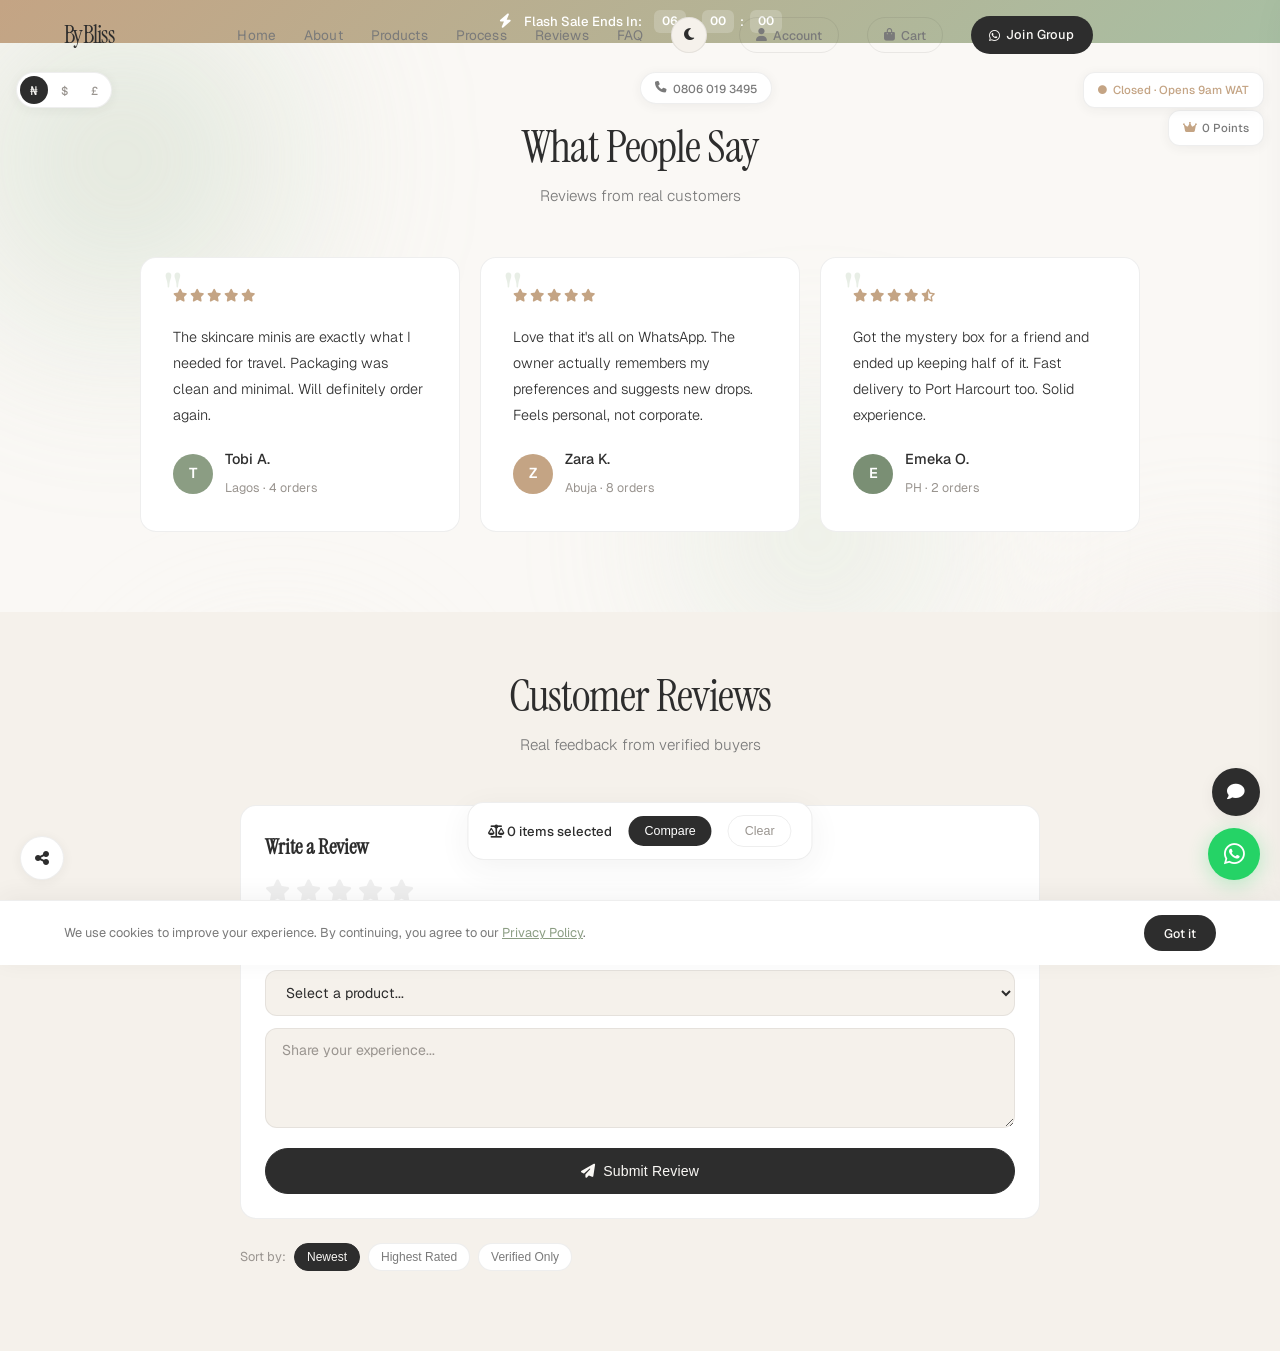
<file: reviews.html>
<!DOCTYPE html>
<html lang="en" data-theme="light">
<head>
    <meta charset="UTF-8">
    <meta name="viewport" content="width=device-width, initial-scale=1.0, maximum-scale=5.0, viewport-fit=cover">
    <meta name="theme-color" content="#F5F1EB" id="themeColor">
    <meta name="background-color" content="#F5F1EB">
    <meta name="color-scheme" content="light dark">
    <meta name="format-detection" content="telephone=no">
    <meta name="apple-mobile-web-app-capable" content="yes">
    <meta name="apple-mobile-web-app-status-bar-style" content="default">
    <meta name="mobile-web-app-capable" content="yes">
    <meta name="application-name" content="ByBliss">
    <meta name="apple-mobile-web-app-title" content="ByBliss">
    <title>Reviews — ByBliss | Customer Testimonials</title>
    <meta name="description" content="Read real reviews from verified ByBliss customers. Skincare minis, pocket accessories, and mystery boxes delivered via WhatsApp.">
    <meta property="og:title" content="Reviews — ByBliss | Customer Testimonials">
    <meta property="og:description" content="Read real reviews from verified ByBliss customers. Skincare minis, pocket accessories, and mystery boxes delivered via WhatsApp.">
    <meta property="twitter:title" content="Reviews — ByBliss | Customer Testimonials">
    <meta property="twitter:description" content="Read real reviews from verified ByBliss customers. Skincare minis, pocket accessories, and mystery boxes delivered via WhatsApp.">
    <meta name="keywords" content="mini skincare, pocket accessories, WhatsApp shop Nigeria, small beauty products, Lagos online store, compact lifestyle items">
    <meta name="author" content="ByBliss">
    <meta name="robots" content="index, follow">
    <meta property="og:type" content="website">
    <meta property="og:url" content="https://bybliss.com/reviews.html">
    <meta property="og:image" content="https://bybliss.com/og-image.jpg">
    <meta property="og:locale" content="en_NG">
    <meta property="twitter:card" content="summary_large_image">
    <meta property="twitter:url" content="https://bybliss.com/reviews.html">
    <meta property="twitter:image" content="https://bybliss.com/og-image.jpg">
    <link rel="preconnect" href="https://fonts.googleapis.com" crossorigin>
    <link rel="preconnect" href="https://fonts.gstatic.com" crossorigin>
    <link rel="preconnect" href="https://cdnjs.cloudflare.com" crossorigin>
    <link rel="dns-prefetch" href="https://wa.me">
    <link rel="dns-prefetch" href="https://chat.whatsapp.com">
    <link href="https://fonts.googleapis.com/css2?family=Instrument+Serif:ital@0;1&family=Geist:wght@300;400;500;600;700&display=swap" rel="stylesheet">
    <link rel="stylesheet" href="https://cdnjs.cloudflare.com/ajax/libs/font-awesome/6.4.0/css/all.min.css" media="print" onload="this.media='all'">
    <noscript><link rel="stylesheet" href="https://cdnjs.cloudflare.com/ajax/libs/font-awesome/6.4.0/css/all.min.css"></noscript>
    <link rel="icon" href="data:image/svg+xml,&lt;svg xmlns=%22http://www.w3.org/2000/svg%22 viewBox=%220 0 100 100%22&gt;&lt;text y=%22.9em%22 font-size=%2290%22&gt;✨&lt;/text&gt;&lt;/svg&gt;">
    <link rel="manifest" href="[data-uri]">

    <link rel="stylesheet" href="styles.css">
</head>
<body>
    <!-- PAGE TRANSITION OVERLAY -->
    <div class="page-transition" id="pageTransition"></div>

    <!-- CONFETTI CONTAINER -->
    <div class="confetti-container" id="confettiContainer"></div>

    <!-- OFFLINE BADGE -->
    <div class="offline-badge" id="offlineBadge">
        <i class="fas fa-wifi-slash"></i> You're offline. Some features may not work.
    </div>

    <!-- PROGRESS BAR -->
    <div class="progress-bar" id="progressBar"></div>

    <!-- LOADER -->
    <div class="loader" id="loader">
        <div class="loader-text">ByBliss</div>
        <div class="loader-line"></div>
    </div>

    <!-- MESH GRADIENT BACKGROUND -->
    <div class="mesh-gradient">
        <div class="mesh-blob mesh-blob-1"></div>
        <div class="mesh-blob mesh-blob-2"></div>
        <div class="mesh-blob mesh-blob-3"></div>
        <div class="mesh-blob mesh-blob-4"></div>
    </div>

    <!-- COOKIE BANNER -->
    <div class="cookie-banner" id="cookieBanner">
        <p>We use cookies to improve your experience. By continuing, you agree to our <a href="#" onclick="openPrivacyModal(); return false;">Privacy Policy</a>.</p>
        <button class="cookie-btn" onclick="acceptCookies()">Got it</button>
    </div>

    <!-- TOAST CONTAINER -->
    <div class="toast-container" id="toastContainer"></div>

    <!-- CURRENCY TOGGLE -->
    <div class="currency-toggle" id="currencyToggle">
        <button class="currency-btn active" data-currency="NGN" onclick="setCurrency('NGN')">₦</button>
        <button class="currency-btn" data-currency="USD" onclick="setCurrency('USD')">$</button>
        <button class="currency-btn" data-currency="GBP" onclick="setCurrency('GBP')">£</button>
    </div>

    <!-- COPY PHONE -->
    <button class="copy-phone" id="copyPhone" onclick="copyPhone()" aria-label="Copy phone number">
        <i class="fas fa-phone"></i> 0806 019 3495
    </button>

    <!-- BUSINESS HOURS BADGE -->
    <div class="hours-badge" id="hoursBadge">
        <i class="fas fa-circle"></i>
        <span id="hoursText">Checking hours...</span>
    </div>

    <!-- LOYALTY BADGE -->
    <div class="loyalty-badge" id="loyaltyBadge" onclick="showToast('You have 0 points. Sign in to start earning!')">
        <i class="fas fa-crown"></i>
        <span id="loyaltyText">0 Points</span>
    </div>

    <!-- AUTH USER PILL -->
    <div class="auth-user-pill" id="authUserPill" onclick="openAuthModal()" style="display:none;">
        <i class="fas fa-user"></i>
        <span id="authUserName">Guest</span>
    </div>

    <!-- FLASH SALE BANNER -->
    <div class="flash-banner" id="flashBanner" style="display:none;">
        <i class="fas fa-bolt"></i>
        <span>Flash Sale Ends In:</span>
        <div class="countdown" id="countdown">
            <span class="countdown-item" id="cdHours">00</span>:
            <span class="countdown-item" id="cdMinutes">00</span>:
            <span class="countdown-item" id="cdSeconds">00</span>
        </div>
    </div>

    <!-- NAVIGATION -->
    <nav id="navbar">
        <a href="#" class="logo">ByBliss</a>
        <ul class="nav-links">
            <li><a href="index.html">Home</a></li>
            <li><a href="index.html#about">About</a></li>
            <li><a href="products.html">Products</a></li>
            <li><a href="process.html">Process</a></li>
            <li><a href="reviews.html">Reviews</a></li>
            <li><a href="faq.html">FAQ</a></li>
            <li>
                <button class="theme-toggle" onclick="toggleTheme()" aria-label="Toggle dark mode">
                    <i class="fas fa-moon" id="themeIcon"></i>
                </button>
            </li>
            <li>
                <button class="auth-btn" onclick="openAuthModal()" aria-label="Account">
                    <i class="fas fa-user"></i> Account
                </button>
            </li>
            <li>
                <button class="auth-btn" onclick="toggleCart()" aria-label="Cart" style="position:relative;">
                    <i class="fas fa-shopping-bag"></i> Cart
                    <span class="cart-count" id="navCartCount" style="display:none;">0</span>
                </button>
            </li>
            <li><a href="https://wa.me/2348060193495?text=Hi%20ByBliss!%20I%20want%20to%20join%20your%20WhatsApp%20group" class="nav-cta" target="_blank" rel="noopener" onclick="haptic(); showToast('Opening WhatsApp...')">
                <i class="fab fa-whatsapp"></i> Join Group
            </a></li>
        </ul>
        <div style="display:flex; align-items:center; gap:8px;">
            <button class="theme-toggle" onclick="toggleTheme()" aria-label="Toggle dark mode" style="display:none;" id="mobileThemeToggle">
                <i class="fas fa-moon" id="mobileThemeIcon"></i>
            </button>
            <button class="auth-btn" onclick="toggleCart()" style="display:none;" id="mobileCartBtn" aria-label="Cart">
                <i class="fas fa-shopping-bag"></i>
                <span class="cart-count" id="mobileCartCount" style="display:none;">0</span>
            </button>
            <div class="mobile-menu" id="mobileMenuBtn" onclick="toggleMenu()" role="button" aria-label="Open menu"><span></span></div>
        </div>
    </nav>

    <!-- MOBILE NAV -->
    <div class="mobile-nav-overlay" id="mobileOverlay" onclick="toggleMenu()"></div>
    <div class="mobile-nav" id="mobileNav" role="dialog" aria-label="Mobile navigation">
        <div class="close-menu" onclick="toggleMenu()" role="button" aria-label="Close menu"><i class="fas fa-times"></i></div>
        <ul class="mobile-nav-links">
            <li><a href="index.html" onclick="toggleMenu()">Home</a></li>
            <li><a href="index.html#about" onclick="toggleMenu()">About</a></li>
            <li><a href="products.html" onclick="toggleMenu()">Products</a></li>
            <li><a href="process.html" onclick="toggleMenu()">Process</a></li>
            <li><a href="reviews.html" onclick="toggleMenu()">Reviews</a></li>
            <li><a href="faq.html" onclick="toggleMenu()">FAQ</a></li>
            <li><a href="#" onclick="toggleMenu(); openAuthModal(); return false;">Account / Login</a></li>
            <li><a href="#" onclick="toggleMenu(); toggleCart(); return false;">My Cart</a></li>
        </ul>
        <div style="padding: 0 0 16px; border-bottom: 1px solid var(--border); margin-bottom: 16px;">
            <button class="theme-toggle" onclick="toggleTheme()" style="width:100%; border-radius: var(--radius-md); justify-content: center; gap: 8px; font-size: 0.9rem; margin: 0;">
                <i class="fas fa-moon" id="mobileNavThemeIcon"></i>
                <span id="mobileNavThemeText">Dark Mode</span>
            </button>
        </div>
        <a href="https://wa.me/2348060193495?text=Hi%20ByBliss!%20I%20want%20to%20join%20your%20WhatsApp%20group" class="mobile-nav-cta" onclick="toggleMenu()" target="_blank" rel="noopener">
            <i class="fab fa-whatsapp"></i> Join WhatsApp Group
        </a>
    </div>

    <!-- CART SIDEBAR -->
    <div class="cart-overlay" id="cartOverlay" onclick="toggleCart()"></div>
    <div class="cart-sidebar" id="cartSidebar">
        <div class="cart-header">
            <h3>Your Cart</h3>
            <button class="cart-close" onclick="toggleCart()"><i class="fas fa-times"></i></button>
        </div>
        <div class="cart-items" id="cartItems">
            <div class="cart-empty">
                <i class="fas fa-shopping-bag"></i>
                <p>Your cart is empty</p>
                <p style="font-size:0.78rem; margin-top:8px;">Add items and they'll appear here</p>
            </div>
        </div>
        <div class="cart-footer" id="cartFooter" style="display:none;">
            <div class="cart-subtotal">
                <span>Subtotal</span>
                <span id="cartSubtotal">₦0</span>
            </div>
            <div class="coupon-row">
                <input type="text" id="couponInput" placeholder="Enter coupon code">
                <button onclick="applyCoupon()">Apply</button>
            </div>
            <div class="delivery-calc">
                <label>Delivery Location</label>
                <select id="deliveryLocation" onchange="calculateDelivery()">
                    <option value="">Select location...</option>
                    <option value="lagos">Lagos (Free over ₦10k)</option>
                    <option value="abuja">Abuja (₦2,500)</option>
                    <option value="ph">Port Harcourt (₦2,000)</option>
                    <option value="ibadan">Ibadan (₦1,500)</option>
                    <option value="other">Other Nigerian Cities (₦3,000)</option>
                </select>
                <div class="delivery-fee">
                    <span>Delivery Fee</span>
                    <span id="deliveryFee">₦0</span>
                </div>
            </div>
            <div class="cart-total">
                <span>Total</span>
                <span id="cartTotal">₦0</span>
            </div>
            <button class="cart-checkout" onclick="checkoutWhatsApp()">
                <i class="fab fa-whatsapp"></i> Checkout via WhatsApp
            </button>
        </div>
    </div>

    <!-- PAGE CONTENT -->
    <!-- TESTIMONIALS -->
    <section class="testimonials" id="testimonials">
        <div class="section-header reveal">
            <h2>What People Say</h2>
            <p>Reviews from real customers</p>
        </div>
        <div class="testimonials-grid stagger-children">
            <div class="testimonial-card reveal">
                <div class="stars">
                    <i class="fas fa-star"></i><i class="fas fa-star"></i><i class="fas fa-star"></i><i class="fas fa-star"></i><i class="fas fa-star"></i>
                </div>
                <p class="testimonial-text">The skincare minis are exactly what I needed for travel. Packaging was clean and minimal. Will definitely order again.</p>
                <div class="testimonial-author">
                    <div class="author-avatar avatar-tobi">T</div>
                    <div class="author-info">
                        <h4>Tobi A.</h4>
                        <span>Lagos · 4 orders</span>
                    </div>
                </div>
            </div>
            <div class="testimonial-card reveal">
                <div class="stars">
                    <i class="fas fa-star"></i><i class="fas fa-star"></i><i class="fas fa-star"></i><i class="fas fa-star"></i><i class="fas fa-star"></i>
                </div>
                <p class="testimonial-text">Love that it's all on WhatsApp. The owner actually remembers my preferences and suggests new drops. Feels personal, not corporate.</p>
                <div class="testimonial-author">
                    <div class="author-avatar avatar-zara">Z</div>
                    <div class="author-info">
                        <h4>Zara K.</h4>
                        <span>Abuja · 8 orders</span>
                    </div>
                </div>
            </div>
            <div class="testimonial-card reveal">
                <div class="stars">
                    <i class="fas fa-star"></i><i class="fas fa-star"></i><i class="fas fa-star"></i><i class="fas fa-star"></i><i class="fas fa-star-half-alt"></i>
                </div>
                <p class="testimonial-text">Got the mystery box for a friend and ended up keeping half of it. Fast delivery to Port Harcourt too. Solid experience.</p>
                <div class="testimonial-author">
                    <div class="author-avatar avatar-emeka">E</div>
                    <div class="author-info">
                        <h4>Emeka O.</h4>
                        <span>PH · 2 orders</span>
                    </div>
                </div>
            </div>
        </div>
    </section>
    <!-- REVIEWS SECTION -->
    <section class="reviews-section" id="reviews">
        <div class="section-header reveal">
            <h2>Customer Reviews</h2>
            <p>Real feedback from verified buyers</p>
        </div>
        <div class="reviews-container">
            <div class="review-form reveal">
                <h3>Write a Review</h3>
                <div class="star-input" id="starInput">
                    <i class="fas fa-star" data-rating="1"></i>
                    <i class="fas fa-star" data-rating="2"></i>
                    <i class="fas fa-star" data-rating="3"></i>
                    <i class="fas fa-star" data-rating="4"></i>
                    <i class="fas fa-star" data-rating="5"></i>
                </div>
                <input type="text" class="form-input" id="reviewName" placeholder="Your name">
                <select class="form-input" id="reviewProduct" style="margin-bottom:12px;">
                    <option value="">Select a product...</option>
                    <option value="Mini Skincare Sets">Mini Skincare Sets</option>
                    <option value="Compact Beauty Tools">Compact Beauty Tools</option>
                    <option value="Pocket Accessories">Pocket Accessories</option>
                    <option value="Desk & Space Minis">Desk & Space Minis</option>
                    <option value="Mini Wellness">Mini Wellness</option>
                    <option value="Mystery Mini Box">Mystery Mini Box</option>
                </select>
                <textarea class="form-input" id="reviewText" placeholder="Share your experience..."></textarea>
                <button class="btn-primary" onclick="submitReview()" style="width:100%; justify-content:center;">
                    <i class="fas fa-paper-plane"></i> Submit Review
                </button>
            </div>
            <div class="review-sort">
                <span>Sort by:</span>
                <button class="review-sort-btn active" onclick="sortReviews('newest')">Newest</button>
                <button class="review-sort-btn" onclick="sortReviews('highest')">Highest Rated</button>
                <button class="review-sort-btn" onclick="sortReviews('verified')">Verified Only</button>
            </div>
            <div id="reviewsList"></div>
        </div>
    </section>

    <!-- STICKY MOBILE CTA -->
    <div class="sticky-cta" id="stickyCta">
        <div class="sticky-cta-text">
            ByBliss
            <span>Mini essentials on WhatsApp</span>
        </div>
        <a href="https://wa.me/2348060193495?text=Hi%20ByBliss!%20I'm%20interested%20in%20your%20products" class="sticky-cta-btn" target="_blank" rel="noopener" onclick="haptic(); showToast('Opening WhatsApp...')">
            <i class="fab fa-whatsapp"></i> Order Now
        </a>
    </div>

    <!-- BACK TO TOP -->
    <button class="back-to-top" id="backToTop" onclick="scrollToTop(); haptic()" aria-label="Back to top">
        <i class="fas fa-arrow-up"></i>
    </button>

    <!-- SHARE BUTTON -->
    <button class="share-btn" id="shareBtn" onclick="sharePage()" aria-label="Share page">
        <i class="fas fa-share-alt"></i>
    </button>

    <!-- FLOATING WHATSAPP -->
    <a href="https://wa.me/2348060193495?text=Hi%20ByBliss!%20I'm%20interested%20in%20your%20products" class="float-whatsapp" target="_blank" rel="noopener" title="Order on WhatsApp" onclick="haptic(); showToast('Opening WhatsApp...')">
        <i class="fab fa-whatsapp"></i>
        <span class="float-tooltip">Order Now</span>
    </a>

    <!-- CHAT WIDGET -->
    <button class="chat-toggle" id="chatToggle" onclick="toggleChat()" aria-label="Open chat">
        <i class="fas fa-comment"></i>
    </button>
    <div class="chat-widget" id="chatWidget">
        <div class="chat-header">
            <h4><i class="fab fa-whatsapp"></i> ByBliss Support</h4>
            <button class="chat-close" onclick="toggleChat()"><i class="fas fa-times"></i></button>
        </div>
        <div class="chat-body" id="chatBody">
            <div class="chat-msg bot">Hi there! 👋 Welcome to ByBliss. How can I help you today?</div>
            <div class="chat-msg bot">You can ask about:<br>• Products & prices<br>• Delivery info<br>• How to order</div>
        </div>
        <div class="chat-footer">
            <input type="text" id="chatInput" placeholder="Type a message..." onkeypress="if(event.key==='Enter')sendChatMessage()">
            <button onclick="sendChatMessage()"><i class="fas fa-paper-plane"></i></button>
        </div>
    </div>

    <!-- COMPARE BAR -->
    <div class="compare-bar" id="compareBar">
        <span><i class="fas fa-balance-scale"></i> <span id="compareCount">0</span> items selected</span>
        <button onclick="showToast('Compare feature coming soon!')">Compare</button>
        <button class="compare-clear" onclick="clearCompare()">Clear</button>
    </div>

    <!-- PRODUCT MODAL -->
    <div class="modal-overlay" id="productModal" onclick="closeModal(event)" role="dialog" aria-modal="true" aria-label="Product details">
        <div class="modal-content">
            <button class="modal-close" onclick="closeModalDirect()" aria-label="Close modal"><i class="fas fa-times"></i></button>
            <div class="modal-image" id="modalImage"><i class="fas fa-pump-soap"></i></div>
            <div class="modal-body">
                <h2 id="modalTitle">Product Name</h2>
                <div class="modal-price" id="modalPrice">₦0</div>
                <div class="modal-stock" id="modalStock"><i class="fas fa-fire"></i> Only X left</div>
                <p class="modal-desc" id="modalDesc">Description</p>

                <div class="variant-selector" id="modalVariants"></div>

                <div class="qty-selector">
                    <button class="qty-btn" onclick="changeQty(-1)">−</button>
                    <input type="number" class="qty-input" id="modalQty" value="1" min="1" max="10" readonly>
                    <button class="qty-btn" onclick="changeQty(1)">+</button>
                </div>

                <div class="modal-specs">
                    <div class="modal-spec">
                        <span class="modal-spec-label">Size</span>
                        <span class="modal-spec-value" id="modalSize">Travel / Pocket</span>
                    </div>
                    <div class="modal-spec">
                        <span class="modal-spec-label">Delivery</span>
                        <span class="modal-spec-value">1-3 Days</span>
                    </div>
                    <div class="modal-spec">
                        <span class="modal-spec-label">Payment</span>
                        <span class="modal-spec-value">Transfer / Link</span>
                    </div>
                    <div class="modal-spec">
                        <span class="modal-spec-label">Returns</span>
                        <span class="modal-spec-value">48 Hours</span>
                    </div>
                </div>

                <div class="order-track">
                    <div class="track-step">
                        <div class="track-dot active"></div>
                        <span class="track-label">Order</span>
                    </div>
                    <div class="track-step">
                        <div class="track-dot"></div>
                        <span class="track-label">Pack</span>
                    </div>
                    <div class="track-step">
                        <div class="track-dot"></div>
                        <span class="track-label">Ship</span>
                    </div>
                    <div class="track-step">
                        <div class="track-dot"></div>
                        <span class="track-label">Deliver</span>
                    </div>
                </div>

                <div class="modal-actions">
                    <button class="modal-btn-primary" onclick="addToCartFromModal()">
                        <i class="fas fa-shopping-bag"></i> Add to Cart
                    </button>
                    <a href="#" class="modal-btn-primary" id="modalWhatsApp" target="_blank" rel="noopener" onclick="haptic(); showToast('Opening WhatsApp...')" style="background:var(--whatsapp);">
                        <i class="fab fa-whatsapp"></i> Order on WhatsApp
                    </a>
                    <button class="modal-btn-secondary" onclick="closeModalDirect()">Close</button>
                </div>
                <div class="modal-related">
                    <h4>You Might Also Like</h4>
                    <div class="related-grid" id="relatedGrid"></div>
                </div>
            </div>
        </div>
    </div>

    <!-- AUTH MODAL -->
    <div class="modal-overlay auth-modal" id="authModal" onclick="closeAuthModal(event)" role="dialog" aria-modal="true" aria-label="Authentication">
        <div class="modal-content">
            <button class="modal-close" onclick="closeAuthModalDirect()" aria-label="Close authentication"><i class="fas fa-times"></i></button>
            <div class="auth-header">
                <h2>Welcome to ByBliss</h2>
                <p>Sign in to track orders, earn points, and get exclusive drops</p>
            </div>
            <div class="auth-tabs">
                <button class="auth-tab active" onclick="switchAuthTab('login')" data-tab="login">Sign In</button>
                <button class="auth-tab" onclick="switchAuthTab('signup')" data-tab="signup">Create Account</button>
                <button class="auth-tab" onclick="switchAuthTab('guest')" data-tab="guest">Guest</button>
            </div>

    <!-- PRIVACY MODAL -->
    <div class="modal-overlay privacy-modal" id="privacyModal" onclick="closePrivacyModal(event)" role="dialog" aria-modal="true" aria-label="Privacy policy">
        <div class="modal-content">
            <button class="modal-close" onclick="closePrivacyModalDirect()" aria-label="Close privacy modal"><i class="fas fa-times"></i></button>
            <div class="modal-body">
                <h2>Privacy Policy</h2>
                <p>ByBliss respects your privacy. This policy explains how we handle your information when you shop with us via WhatsApp.</p>
                <h3>What We Collect</h3>
                <p>We only collect your WhatsApp number, delivery address, and payment confirmation. We do not store card details or banking information.</p>
                <h3>How We Use It</h3>
                <p>Your information is used solely to process orders, arrange delivery, and communicate with you about your purchase. We never sell or share your data with third parties.</p>
                <h3>Cookies</h3>
                <p>This website uses minimal cookies to improve your browsing experience. You can disable cookies in your browser settings at any time.</p>
                <h3>Contact</h3>
                <p>For privacy questions, message us on WhatsApp at 0806 019 3495.</p>
            </div>
        </div>
    </div>

    <script src="scripts.js"></script>
</body>
</html>
</file>
<file: styles.css>
/* === DESIGN TOKENS === */
        :root {
            --sage: #C5D5C0;
            --sage-dark: #A8BFA3;
            --cream: #F5F1EB;
            --warm-white: #FAF8F5;
            --charcoal: #2D2D2D;
            --soft-gray: #7A7A7A;
            --muted: #9A9590;
            --terracotta: #C4A484;
            --terracotta-light: #E8DDD4;
            --whatsapp: #25D366;
            --whatsapp-dark: #128C7E;
            --accent: #8B9D83;
            --accent-light: #D4E0CF;
            --border: rgba(45,45,45,0.08);
            --shadow: rgba(45,45,45,0.06);
            --card-bg: #ffffff;
            --text-primary: var(--charcoal);
            --text-secondary: var(--soft-gray);
            --font-sans: 'Geist', -apple-system, BlinkMacSystemFont, 'Segoe UI', Roboto, sans-serif;
            --font-serif: 'Instrument Serif', Georgia, serif;
            --radius-sm: 12px;
            --radius-md: 16px;
            --radius-lg: 24px;
            --radius-xl: 32px;
            --radius-full: 999px;
            --space-xs: 4px;
            --space-sm: 8px;
            --space-md: 16px;
            --space-lg: 24px;
            --space-xl: 32px;
            --space-2xl: 48px;
            --space-3xl: 64px;
            --transition-fast: 150ms cubic-bezier(0.4,0,0.2,1);
            --transition-base: 250ms cubic-bezier(0.4,0,0.2,1);
            --transition-slow: 400ms cubic-bezier(0.4,0,0.2,1);
            --transition-bounce: 500ms cubic-bezier(0.34, 1.56, 0.64, 1);
            --danger: #C44444;
            --danger-light: #FDE8E8;
            --success: #25D366;
            --warning: #E8A838;
            --info: #4A90D9;
        }

        [data-theme="dark"] {
            --sage: #7A8F74;
            --sage-dark: #5E7059;
            --cream: #1E1E1E;
            --warm-white: #121212;
            --charcoal: #E8E4DF;
            --soft-gray: #A8A4A0;
            --muted: #8A8580;
            --terracotta: #B08D6E;
            --terracotta-light: #3A322A;
            --accent: #A8BFA3;
            --accent-light: #2A3528;
            --border: rgba(232,228,223,0.1);
            --shadow: rgba(0,0,0,0.2);
            --card-bg: #1A1A1A;
            --text-primary: #E8E4DF;
            --text-secondary: #A8A4A0;
            --danger: #E57373;
            --danger-light: #3A1F1F;
        }

        /* === RESET & BASE === */
        *, *::before, *::after { margin: 0; padding: 0; box-sizing: border-box; }
        html {
            scroll-behavior: smooth;
            font-size: 16px;
            -webkit-text-size-adjust: 100%;
            -webkit-tap-highlight-color: transparent;
            touch-action: manipulation;
        }
        body {
            font-family: var(--font-sans);
            background: var(--warm-white);
            color: var(--text-primary);
            line-height: 1.6;
            overflow-x: hidden;
            -webkit-font-smoothing: antialiased;
            -moz-osx-font-smoothing: grayscale;
            transition: background var(--transition-slow), color var(--transition-slow);
        }

        /* === ACCESSIBILITY === */
        @media (prefers-reduced-motion: reduce) {
            *, *::before, *::after {
                animation-duration: 0.01ms !important;
                animation-iteration-count: 1 !important;
                transition-duration: 0.01ms !important;
                scroll-behavior: auto !important;
            }
        }
        @media (prefers-contrast: high) {
            :root { --border: rgba(45,45,45,0.3); --shadow: rgba(45,45,45,0.15); }
            [data-theme="dark"] { --border: rgba(232,228,223,0.3); }
        }

        /* === SCROLLBAR === */
        ::-webkit-scrollbar { width: 4px; }
        ::-webkit-scrollbar-track { background: transparent; }
        ::-webkit-scrollbar-thumb { background: var(--sage-dark); border-radius: var(--radius-full); }

        /* === PROGRESS BAR === */
        .progress-bar {
            position: fixed; top: 0; left: 0; height: 2px;
            background: var(--accent); z-index: 10000;
            width: 0%; will-change: width;
        }

        /* === LOADER === */
        .loader {
            position: fixed; inset: 0; background: var(--warm-white);
            display: flex; flex-direction: column; align-items: center; justify-content: center;
            z-index: 99999; transition: opacity 0.6s ease, visibility 0.6s ease;
        }
        .loader.hidden { opacity: 0; visibility: hidden; pointer-events: none; }
        .loader-text {
            font-family: var(--font-serif); font-size: 2rem;
            color: var(--text-primary); margin-bottom: 20px; letter-spacing: -0.02em;
        }
        .loader-line {
            width: 120px; height: 2px; background: var(--border);
            position: relative; overflow: hidden; border-radius: var(--radius-full);
        }
        .loader-line::after {
            content: ''; position: absolute; left: -100%; width: 100%; height: 100%;
            background: var(--text-primary); animation: loaderSlide 1s ease-in-out infinite;
        }
        @keyframes loaderSlide { 0% { left: -100%; } 50% { left: 0; } 100% { left: 100%; } }

        /* === MESH GRADIENT === */
        .mesh-gradient {
            position: fixed; inset: 0; pointer-events: none; z-index: 0; overflow: hidden;
            opacity: 0.6;
        }
        .mesh-blob {
            position: absolute; border-radius: 50%; filter: blur(80px);
            animation: meshFloat linear infinite;
            will-change: transform;
        }
        .mesh-blob-1 {
            width: 500px; height: 500px; background: radial-gradient(circle, var(--sage) 0%, transparent 70%);
            top: -10%; left: -10%; animation-duration: 25s;
        }
        .mesh-blob-2 {
            width: 400px; height: 400px; background: radial-gradient(circle, var(--terracotta-light) 0%, transparent 70%);
            bottom: -5%; right: -10%; animation-duration: 30s; animation-delay: -10s;
        }
        .mesh-blob-3 {
            width: 350px; height: 350px; background: radial-gradient(circle, var(--accent-light) 0%, transparent 70%);
            top: 40%; left: 50%; animation-duration: 22s; animation-delay: -5s;
        }
        .mesh-blob-4 {
            width: 300px; height: 300px; background: radial-gradient(circle, var(--cream) 0%, transparent 70%);
            top: 70%; left: 10%; animation-duration: 28s; animation-delay: -15s;
        }
        @keyframes meshFloat {
            0%, 100% { transform: translate(0,0) scale(1) rotate(0deg); }
            25% { transform: translate(40px,-30px) scale(1.1) rotate(5deg); }
            50% { transform: translate(-20px,20px) scale(0.95) rotate(-3deg); }
            75% { transform: translate(30px,10px) scale(1.05) rotate(2deg); }
        }
        @media (max-width: 640px) { .mesh-gradient { opacity: 0.4; } .mesh-blob { filter: blur(60px); } }

        /* === SKELETON === */
        .skeleton {
            background: linear-gradient(90deg, var(--cream) 25%, var(--warm-white) 50%, var(--cream) 75%);
            background-size: 200% 100%; animation: skeletonLoad 1.2s ease-in-out infinite;
            border-radius: var(--radius-md);
        }
        @keyframes skeletonLoad { 0% { background-position: 200% 0; } 100% { background-position: -200% 0; } }

        /* === COOKIE BANNER === */
        .cookie-banner {
            position: fixed; bottom: 0; left: 0; right: 0; background: var(--card-bg);
            border-top: 1px solid var(--border); padding: 14px 5%;
            display: flex; align-items: center; justify-content: space-between; gap: 16px;
            z-index: 9997; transform: translateY(100%);
            transition: transform var(--transition-slow);
            box-shadow: 0 -4px 24px var(--shadow);
        }
        .cookie-banner.show { transform: translateY(0); }
        .cookie-banner p { font-size: 0.8rem; color: var(--text-secondary); line-height: 1.5; max-width: 600px; }
        .cookie-banner a { color: var(--accent); text-decoration: underline; }
        .cookie-btn {
            background: var(--charcoal); color: var(--warm-white); border: none;
            padding: 8px 20px; border-radius: var(--radius-full); font-family: var(--font-sans);
            font-size: 0.78rem; font-weight: 500; cursor: pointer; transition: all var(--transition-base);
            white-space: nowrap; flex-shrink: 0; min-height: 36px;
        }
        .cookie-btn:hover { background: var(--accent); }
        .cookie-btn:active { transform: scale(0.96); }
        @media (max-width: 640px) {
            .cookie-banner { flex-direction: column; text-align: center; padding: 12px 16px; gap: 10px; }
            .cookie-btn { width: 100%; }
        }

        /* === OFFLINE BADGE === */
        .offline-badge {
            position: fixed; top: 0; left: 0; right: 0; background: var(--danger); color: white;
            text-align: center; padding: 8px; font-size: 0.8rem; font-weight: 500; z-index: 10001;
            transform: translateY(-100%); transition: transform var(--transition-base);
        }
        .offline-badge.show { transform: translateY(0); }

        /* === NAVIGATION === */
        nav {
            position: fixed; top: 0; width: 100%; padding: 16px 5%;
            display: flex; justify-content: space-between; align-items: center;
            z-index: 1000; transition: all var(--transition-slow);
            will-change: transform, background;
        }
        nav.scrolled {
            background: rgba(250, 248, 245, 0.92);
            backdrop-filter: blur(20px) saturate(140%);
            -webkit-backdrop-filter: blur(20px) saturate(140%);
            padding: 10px 5%; border-bottom: 1px solid var(--border);
        }
        [data-theme="dark"] nav.scrolled { background: rgba(18, 18, 18, 0.92); }
        @media (max-width: 640px) {
            nav.scrolled { backdrop-filter: none; -webkit-backdrop-filter: none; background: var(--warm-white); }
            [data-theme="dark"] nav.scrolled { background: #121212; }
        }

        .logo {
            font-family: var(--font-serif); font-size: 1.5rem; font-weight: 400;
            color: var(--text-primary); text-decoration: none; letter-spacing: -0.03em;
            position: relative; line-height: 1;
        }
        .nav-links { display: flex; gap: 28px; list-style: none; align-items: center; }
        .nav-links a {
            text-decoration: none; color: var(--text-secondary); font-weight: 400;
            font-size: 0.85rem; letter-spacing: 0.01em; position: relative;
            transition: color var(--transition-base); padding: 4px 0;
        }
        .nav-links a::after {
            content: ''; position: absolute; bottom: 0; left: 0; width: 0; height: 1px;
            background: var(--text-primary); transition: width var(--transition-slow);
        }
        .nav-links a:hover { color: var(--text-primary); }
        .nav-links a:hover::after { width: 100%; }

        .nav-cta {
            background: var(--charcoal) !important; color: var(--warm-white) !important;
            padding: 9px 18px !important; border-radius: var(--radius-full) !important;
            font-weight: 500 !important; font-size: 0.8rem !important;
            transition: all var(--transition-base) !important;
            letter-spacing: 0.01em !important; display: inline-flex; align-items: center; gap: 6px;
            min-height: 36px;
        }
        .nav-cta::after { display: none !important; }
        .nav-cta:hover { background: var(--accent) !important; transform: translateY(-1px); }
        .nav-cta:active { transform: scale(0.96); }

        .theme-toggle {
            width: 36px; height: 36px; border-radius: 50%; background: var(--cream);
            border: 1px solid var(--border); display: flex; align-items: center; justify-content: center;
            cursor: pointer; font-size: 0.85rem; color: var(--text-primary);
            transition: all var(--transition-base); margin-right: 4px; min-height: 36px; min-width: 36px;
            backdrop-filter: blur(8px); -webkit-backdrop-filter: blur(8px);
        }
        .theme-toggle:hover { transform: rotate(15deg) scale(1.05); background: var(--accent-light); }
        .theme-toggle:active { transform: scale(0.9); }

        .mobile-menu {
            display: none; width: 40px; height: 40px; align-items: center; justify-content: center;
            cursor: pointer; border-radius: 10px; transition: all var(--transition-base); position: relative;
            min-height: 44px; min-width: 44px;
        }
        .mobile-menu span {
            display: block; width: 20px; height: 1.5px; background: var(--text-primary);
            position: relative; transition: all var(--transition-base);
        }
        .mobile-menu span::before, .mobile-menu span::after {
            content: ''; position: absolute; width: 20px; height: 1.5px;
            background: var(--text-primary); transition: all var(--transition-base);
        }
        .mobile-menu span::before { top: -6px; }
        .mobile-menu span::after { top: 6px; }
        .mobile-menu.active span { background: transparent; }
        .mobile-menu.active span::before { top: 0; transform: rotate(45deg); }
        .mobile-menu.active span::after { top: 0; transform: rotate(-45deg); }

        /* === MOBILE NAV === */
        .mobile-nav-overlay {
            position: fixed; inset: 0; background: rgba(45,45,45,0.25);
            z-index: 998; opacity: 0; visibility: hidden;
            transition: all var(--transition-slow);
        }
        .mobile-nav-overlay.active { opacity: 1; visibility: visible; }
        .mobile-nav {
            position: fixed; top: 0; right: -100%; width: 80%; max-width: 320px; height: 100vh;
            background: var(--warm-white); z-index: 999; padding: 90px 28px 32px;
            transition: right 0.5s cubic-bezier(0.4,0,0.2,1);
            box-shadow: -10px 0 40px var(--shadow); overflow-y: auto;
            overscroll-behavior: contain; touch-action: pan-y;
        }
        .mobile-nav.active { right: 0; }
        .close-menu {
            position: absolute; top: 20px; right: 20px; width: 40px; height: 40px;
            display: flex; align-items: center; justify-content: center; font-size: 1.2rem;
            cursor: pointer; border-radius: 50%; transition: all var(--transition-base);
            color: var(--text-primary); min-height: 44px; min-width: 44px;
        }
        .close-menu:hover { background: var(--cream); }
        .close-menu:active { transform: scale(0.9); }
        .mobile-nav-links { list-style: none; }
        .mobile-nav-links li {
            margin-bottom: 4px; opacity: 0; transform: translateX(20px);
            transition: all 0.4s cubic-bezier(0.4,0,0.2,1);
        }
        .mobile-nav.active .mobile-nav-links li { opacity: 1; transform: translateX(0); }
        .mobile-nav.active .mobile-nav-links li:nth-child(1) { transition-delay: 0.1s; }
        .mobile-nav.active .mobile-nav-links li:nth-child(2) { transition-delay: 0.15s; }
        .mobile-nav.active .mobile-nav-links li:nth-child(3) { transition-delay: 0.2s; }
        .mobile-nav.active .mobile-nav-links li:nth-child(4) { transition-delay: 0.25s; }
        .mobile-nav.active .mobile-nav-links li:nth-child(5) { transition-delay: 0.3s; }
        .mobile-nav.active .mobile-nav-links li:nth-child(6) { transition-delay: 0.35s; }
        .mobile-nav.active .mobile-nav-links li:nth-child(7) { transition-delay: 0.4s; }
        .mobile-nav-links a {
            text-decoration: none; color: var(--text-primary); font-size: 1.2rem;
            font-family: var(--font-sans); font-weight: 400; display: block;
            padding: 12px 0; border-bottom: 1px solid var(--border);
            transition: all var(--transition-base); letter-spacing: -0.01em;
        }
        .mobile-nav-links a:hover { padding-left: 8px; color: var(--accent); }
        .mobile-nav-links a:active { opacity: 0.6; }
        .mobile-nav-cta {
            margin-top: 24px; display: flex; align-items: center; justify-content: center; gap: 8px;
            background: var(--charcoal); color: var(--warm-white); padding: 14px;
            border-radius: var(--radius-md); text-decoration: none; font-weight: 500;
            font-size: 0.9rem; transition: all var(--transition-base);
            opacity: 0; transform: translateY(15px); min-height: 44px;
        }
        .mobile-nav.active .mobile-nav-cta { opacity: 1; transform: translateY(0); transition-delay: 0.45s; }
        .mobile-nav-cta:hover { background: var(--accent); }
        .mobile-nav-cta:active { transform: scale(0.98); }

        /* === HERO === */
        .hero {
            min-height: 100vh; display: flex; align-items: center; justify-content: center;
            padding: 100px 5% 60px; position: relative; z-index: 2; contain: layout style paint;
        }
        .hero-content { text-align: center; max-width: 680px; position: relative; }
        .hero-eyebrow {
            font-family: var(--font-sans); font-size: 0.72rem; font-weight: 500;
            letter-spacing: 0.12em; text-transform: uppercase; color: var(--muted);
            margin-bottom: 20px; opacity: 0; animation: fadeIn 0.6s ease 0.4s forwards;
            display: flex; align-items: center; justify-content: center; gap: 8px;
        }
        .hero-eyebrow .status-dot {
            width: 6px; height: 6px; background: var(--whatsapp); border-radius: 50%;
            animation: statusPulse 2s ease-in-out infinite;
        }
        @keyframes statusPulse { 0%,100% { opacity: 1; } 50% { opacity: 0.4; } }

        .typing-container {
            height: clamp(2.6rem, 8vw, 4.5rem); display: flex; align-items: center; justify-content: center;
            margin-bottom: 20px;
        }
        .typing-text {
            font-family: var(--font-serif); font-size: clamp(2.6rem, 8vw, 4.5rem);
            font-weight: 400; line-height: 1.05; color: var(--text-primary);
            letter-spacing: -0.03em; border-right: 2px solid var(--text-primary);
            white-space: nowrap; overflow: hidden; padding-right: 4px;
            animation: typingCursor 0.8s step-end infinite;
        }
        @keyframes typingCursor { 0%,100% { border-color: var(--text-primary); } 50% { border-color: transparent; } }

        .gradient-text {
            background: linear-gradient(135deg, var(--accent) 0%, var(--terracotta) 50%, var(--sage-dark) 100%);
            background-size: 200% 200%;
            -webkit-background-clip: text;
            -webkit-text-fill-color: transparent;
            background-clip: text;
            animation: gradientShift 4s ease infinite;
        }
        @keyframes gradientShift {
            0%, 100% { background-position: 0% 50%; }
            50% { background-position: 100% 50%; }
        }

        .hero-subtitle {
            font-family: var(--font-sans); font-size: clamp(0.95rem, 2vw, 1.15rem);
            font-weight: 300; color: var(--text-secondary); margin-bottom: 32px;
            line-height: 1.6; max-width: 480px; margin-left: auto; margin-right: auto;
            opacity: 0; animation: fadeInUp 0.8s ease 1s forwards;
        }
        .hero-buttons {
            display: flex; gap: 12px; justify-content: center; flex-wrap: wrap;
            opacity: 0; animation: fadeInUp 0.8s ease 1.2s forwards;
        }

        .btn-primary {
            display: inline-flex; align-items: center; gap: 8px;
            background: var(--charcoal); color: var(--warm-white);
            padding: 14px 28px; border-radius: var(--radius-full); text-decoration: none;
            font-weight: 500; font-size: 0.88rem; letter-spacing: 0.01em;
            transition: all var(--transition-base); position: relative; overflow: hidden;
            border: 1.5px solid var(--charcoal); min-height: 44px;
            cursor: pointer;
        }
        .btn-primary:hover { background: var(--accent); border-color: var(--accent); transform: translateY(-2px); box-shadow: 0 8px 24px var(--shadow); }
        .btn-primary:active { transform: scale(0.96); }
        .btn-primary .ripple {
            position: absolute; border-radius: 50%; background: rgba(255,255,255,0.3);
            transform: scale(0); animation: rippleEffect 0.6s ease-out;
            pointer-events: none;
        }
        @keyframes rippleEffect { to { transform: scale(4); opacity: 0; } }
        .btn-secondary {
            display: inline-flex; align-items: center; gap: 8px; background: transparent;
            color: var(--text-primary); padding: 14px 28px; border-radius: var(--radius-full);
            text-decoration: none; font-weight: 500; font-size: 0.88rem; letter-spacing: 0.01em;
            border: 1.5px solid var(--border); transition: all var(--transition-base); min-height: 44px;
            cursor: pointer;
        }
        .btn-secondary:hover { background: var(--cream); border-color: var(--terracotta); transform: translateY(-2px); }
        .btn-secondary:active { transform: scale(0.96); }

        .voice-note-cta {
            display: flex; align-items: center; justify-content: center; gap: 6px;
            margin-top: 18px; font-size: 0.78rem; color: var(--muted);
            opacity: 0; animation: fadeIn 0.8s ease 1.5s forwards;
        }
        .voice-note-cta i { color: var(--whatsapp); font-size: 0.85rem; }
        .voice-note-cta a { color: var(--accent); text-decoration: none; font-weight: 500; }
        .voice-note-cta a:hover { text-decoration: underline; }

        .hero-scroll {
            position: absolute; bottom: 32px; left: 50%; transform: translateX(-50%);
            display: flex; flex-direction: column; align-items: center; gap: 6px;
            color: var(--muted); font-size: 0.65rem; letter-spacing: 0.12em;
            text-transform: uppercase; text-decoration: none; opacity: 0;
            animation: fadeIn 0.8s ease 1.8s forwards; font-weight: 500;
        }
        .hero-scroll-line {
            width: 1px; height: 32px; background: var(--border); position: relative; overflow: hidden;
        }
        .hero-scroll-line::after {
            content: ''; position: absolute; top: -100%; left: 0; width: 100%; height: 100%;
            background: var(--text-primary); animation: scrollLine 2s ease-in-out infinite;
        }
        @keyframes scrollLine { 0% { top: -100%; } 100% { top: 100%; } }

        /* === HOURS BADGE === */
        .hours-badge {
            position: fixed; top: 72px; right: 16px; background: var(--card-bg);
            border: 1px solid var(--border); padding: 8px 14px; border-radius: var(--radius-sm);
            font-size: 0.72rem; font-family: var(--font-sans); font-weight: 500;
            color: var(--text-secondary); z-index: 999; display: flex; align-items: center; gap: 6px;
            box-shadow: 0 2px 12px var(--shadow); opacity: 0; transform: translateY(-8px);
            animation: fadeInDown 0.5s ease 2s forwards; backdrop-filter: blur(8px);
            -webkit-backdrop-filter: blur(8px);
        }
        .hours-badge.open { color: var(--whatsapp); }
        .hours-badge.closed { color: var(--terracotta); }
        .hours-badge i { font-size: 0.55rem; }
        @keyframes fadeInDown { from { opacity: 0; transform: translateY(-8px); } to { opacity: 1; transform: translateY(0); } }
        @media (max-width: 640px) { .hours-badge { top: 64px; right: 10px; padding: 6px 10px; font-size: 0.68rem; } }

        /* === SECTION HEADERS === */
        .section-header { text-align: center; margin-bottom: 48px; }
        .section-header h2 {
            font-family: var(--font-serif); font-size: clamp(1.7rem, 4.5vw, 2.8rem);
            font-weight: 400; margin-bottom: 12px; color: var(--text-primary);
            letter-spacing: -0.02em; line-height: 1.1;
        }
        .section-header p {
            color: var(--text-secondary); font-size: 0.95rem; max-width: 420px;
            margin: 0 auto; line-height: 1.6; font-weight: 300;
        }

        /* === FEATURES === */
        .features {
            padding: 80px 5%; position: relative; z-index: 2;
            contain: layout style paint; content-visibility: auto;
            contain-intrinsic-size: 0 500px;
        }
        .features-grid {
            display: grid; grid-template-columns: repeat(auto-fit, minmax(240px, 1fr));
            gap: 16px; max-width: 1000px; margin: 0 auto;
        }
        .feature-card {
            background: var(--card-bg); padding: 32px 24px; border-radius: var(--radius-md);
            text-align: left; transition: all var(--transition-slow);
            border: 1px solid var(--border); position: relative; overflow: hidden;
            cursor: pointer; contain: layout style;
            transform-style: preserve-3d; perspective: 1000px;
        }
        .feature-card::before {
            content: ''; position: absolute; top: 0; left: 0; width: 100%; height: 2px;
            background: var(--accent); transform: scaleX(0); transform-origin: left;
            transition: transform var(--transition-slow);
        }
        .feature-card:hover::before { transform: scaleX(1); }
        .feature-card:hover { transform: translateY(-4px) rotateX(2deg) rotateY(-2deg); box-shadow: 0 16px 40px var(--shadow); }
        .feature-card:active { transform: scale(0.98); }
        .feature-number {
            font-family: var(--font-sans); font-size: 0.65rem; font-weight: 500;
            color: var(--muted); letter-spacing: 0.08em; margin-bottom: 12px; text-transform: uppercase;
        }
        .feature-icon {
            width: 44px; height: 44px; background: var(--cream); border-radius: 10px;
            display: flex; align-items: center; justify-content: center; margin-bottom: 16px;
            font-size: 1.1rem; color: var(--accent); transition: all var(--transition-base);
        }
        .feature-card:hover .feature-icon { background: var(--accent); color: white; transform: scale(1.1); }
        .feature-card h3 {
            font-family: var(--font-sans); font-size: 1.05rem; font-weight: 500;
            margin-bottom: 8px; color: var(--text-primary); letter-spacing: -0.01em;
        }
        .feature-card p {
            color: var(--text-secondary); line-height: 1.7; font-size: 0.88rem; font-weight: 300;
        }

        /* === ABOUT === */
        .about {
            padding: 80px 5%; background: var(--cream); position: relative; z-index: 2;
            contain: layout style paint; content-visibility: auto;
            contain-intrinsic-size: 0 600px;
        }
        .about-container {
            max-width: 1000px; margin: 0 auto; display: grid;
            grid-template-columns: 1fr 1fr; gap: 56px; align-items: center;
        }
        .about-visual { position: relative; }
        .about-card {
            width: 100%; aspect-ratio: 4/5; background: var(--sage); border-radius: var(--radius-lg);
            display: flex; align-items: center; justify-content: center; font-size: 5rem;
            color: white; position: relative; overflow: hidden; box-shadow: 0 20px 40px var(--shadow);
            transition: transform var(--transition-slow);
        }
        .about-card::after {
            content: ''; position: absolute; inset: 0;
            background: linear-gradient(135deg, rgba(255,255,255,0.15) 0%, transparent 50%);
        }
        .about-visual:hover .about-card { transform: translateY(-4px) scale(1.02); }
        .about-accent {
            position: absolute; bottom: -16px; right: -16px; width: 120px; height: 120px;
            background: var(--terracotta); border-radius: var(--radius-md); opacity: 0.15; z-index: -1;
            animation: accentPulse 4s ease-in-out infinite;
        }
        @keyframes accentPulse { 0%,100% { transform: scale(1); } 50% { transform: scale(1.1); } }
        .about-content h2 {
            font-family: var(--font-serif); font-size: clamp(1.7rem, 4vw, 2.4rem);
            margin-bottom: 16px; line-height: 1.15; letter-spacing: -0.02em;
        }
        .about-content p {
            color: var(--text-secondary); line-height: 1.8; margin-bottom: 14px;
            font-size: 0.95rem; font-weight: 300;
        }
        .about-quote {
            font-family: var(--font-serif); font-size: 1.2rem; font-style: italic;
            color: var(--accent); margin: 20px 0; padding-left: 16px;
            border-left: 2px solid var(--sage); line-height: 1.5;
        }
        .about-stats {
            display: flex; gap: 32px; margin-top: 32px; padding-top: 24px;
            border-top: 1px solid var(--border);
        }
        .stat { text-align: left; }
        .stat-number {
            font-family: var(--font-sans); font-size: 1.8rem; font-weight: 600;
            color: var(--text-primary); display: block; line-height: 1; margin-bottom: 4px;
        }
        .stat-label { color: var(--muted); font-size: 0.75rem; letter-spacing: 0.04em; text-transform: uppercase; }

        /* === MARQUEE === */
        .marquee {
            padding: 18px 0; background: var(--charcoal); overflow: hidden;
            position: relative; z-index: 2; contain: layout style;
        }
        .marquee-track {
            display: flex; width: max-content;
            animation: marqueeScroll 18s linear infinite;
            will-change: transform;
        }
        .marquee-track:hover { animation-play-state: paused; }
        .marquee-item {
            font-family: var(--font-sans); font-size: 0.78rem; font-weight: 400;
            color: rgba(255,255,255,0.55); padding: 0 32px; white-space: nowrap;
            letter-spacing: 0.04em; text-transform: uppercase;
            display: flex; align-items: center; gap: 10px;
        }
        .marquee-item i { color: var(--sage); font-size: 0.6rem; }
        @keyframes marqueeScroll { 0% { transform: translateX(0); } 100% { transform: translateX(-50%); } }

        /* === SEARCH & FILTER === */
        .search-filter {
            max-width: 1000px; margin: 0 auto 32px; display: flex;
            flex-direction: column; gap: 14px;
        }
        .search-bar { position: relative; max-width: 480px; width: 100%; margin: 0 auto; }
        .search-bar input {
            width: 100%; padding: 12px 16px 12px 44px; border-radius: var(--radius-full);
            border: 1.5px solid var(--border); background: var(--card-bg);
            font-family: var(--font-sans); font-size: 0.88rem; color: var(--text-primary);
            outline: none; transition: all var(--transition-base); min-height: 44px;
        }
        .search-bar input:focus { border-color: var(--accent); box-shadow: 0 2px 12px var(--shadow); }
        .search-bar input::placeholder { color: var(--muted); }
        .search-bar i {
            position: absolute; left: 16px; top: 50%; transform: translateY(-50%);
            color: var(--muted); font-size: 0.85rem;
        }
        .filter-pills { display: flex; gap: 8px; justify-content: center; flex-wrap: wrap; }
        .filter-pill {
            padding: 7px 16px; border-radius: var(--radius-full); border: 1.5px solid var(--border);
            background: var(--card-bg); font-family: var(--font-sans); font-size: 0.78rem;
            font-weight: 500; color: var(--text-secondary); cursor: pointer;
            transition: all var(--transition-base); letter-spacing: 0.01em; min-height: 36px;
        }
        .filter-pill:hover, .filter-pill.active {
            background: var(--charcoal); color: var(--warm-white); border-color: var(--charcoal);
            transform: translateY(-1px);
        }
        .filter-pill:active { transform: scale(0.95); }

        /* Sort & Price Filter Row */
        .filter-row {
            display: flex; gap: 12px; justify-content: center; align-items: center; flex-wrap: wrap;
            margin-bottom: 20px;
        }
        .filter-select {
            padding: 8px 14px; border-radius: var(--radius-full); border: 1.5px solid var(--border);
            background: var(--card-bg); font-family: var(--font-sans); font-size: 0.78rem;
            color: var(--text-secondary); cursor: pointer; outline: none;
        }
        .price-range {
            display: flex; align-items: center; gap: 8px; font-size: 0.78rem; color: var(--muted);
        }
        .price-range input[type="range"] {
            width: 120px; accent-color: var(--accent);
        }

        /* === PRODUCTS === */
        .products {
            padding: 80px 5%; position: relative; z-index: 2;
            contain: layout style paint; content-visibility: auto;
            contain-intrinsic-size: 0 700px;
        }
        .products-grid {
            display: grid; grid-template-columns: repeat(auto-fit, minmax(260px, 1fr));
            gap: 20px; max-width: 1000px; margin: 0 auto;
        }
        .products-grid.swipeable {
            display: flex; overflow-x: auto; scroll-snap-type: x mandatory;
            -webkit-overflow-scrolling: touch; scrollbar-width: none;
            padding-bottom: 16px; gap: 16px;
        }
        .products-grid.swipeable::-webkit-scrollbar { display: none; }
        .products-grid.swipeable .product-card {
            flex: 0 0 82%; scroll-snap-align: start; max-width: 300px;
        }

        .product-card {
            background: var(--card-bg); border-radius: var(--radius-md); overflow: hidden;
            transition: all var(--transition-slow); border: 1px solid var(--border);
            position: relative; cursor: pointer; contain: layout style;
        }
        .product-card::after {
            content: ''; position: absolute; inset: 0; border-radius: var(--radius-md);
            background: radial-gradient(600px circle at var(--mouse-x, 50%) var(--mouse-y, 50%), rgba(139,157,131,0.08), transparent 40%);
            opacity: 0; transition: opacity var(--transition-base);
            pointer-events: none; z-index: 1;
        }
        .product-card:hover::after { opacity: 1; }
        .product-card:hover { transform: translateY(-6px); box-shadow: 0 20px 48px var(--shadow); }
        .product-card:active { transform: scale(0.98); }
        .product-card.hidden { display: none; }
        .product-image {
            height: 200px; background: var(--cream); display: flex; align-items: center;
            justify-content: center; font-size: 2.8rem; color: var(--sage-dark);
            position: relative; overflow: hidden; transition: transform var(--transition-slow);
        }
        .product-card:hover .product-image { transform: scale(1.03); }
        .product-image::after {
            content: ''; position: absolute; bottom: 0; left: 0; width: 100%; height: 40%;
            background: linear-gradient(to top, rgba(0,0,0,0.03), transparent);
        }
        .product-badge {
            position: absolute; top: 14px; right: 14px; background: var(--card-bg);
            padding: 5px 12px; border-radius: var(--radius-full); font-size: 0.68rem;
            font-weight: 500; color: var(--accent); box-shadow: 0 2px 8px var(--shadow);
            z-index: 2; letter-spacing: 0.04em; text-transform: uppercase;
        }
        .stock-badge {
            position: absolute; top: 14px; left: 14px; background: rgba(196,68,68,0.9);
            color: white; padding: 4px 10px; border-radius: var(--radius-full);
            font-size: 0.68rem; font-weight: 600; z-index: 2; letter-spacing: 0.01em;
            animation: stockPulse 2s ease-in-out infinite;
        }
        @keyframes stockPulse { 0%,100% { opacity: 1; } 50% { opacity: 0.7; } }
        .social-proof {
            position: absolute; bottom: 14px; left: 14px; background: rgba(45,45,45,0.65);
            color: white; padding: 4px 10px; border-radius: var(--radius-full); font-size: 0.68rem;
            font-weight: 500; z-index: 2; display: flex; align-items: center; gap: 5px;
        }
        .social-proof i { font-size: 0.55rem; color: var(--whatsapp); }
        .product-info { padding: 24px; position: relative; z-index: 2; }
        .product-info h3 {
            font-family: var(--font-sans); font-size: 1.05rem; font-weight: 500;
            margin-bottom: 6px; color: var(--text-primary); letter-spacing: -0.01em;
        }
        .product-info p {
            color: var(--text-secondary); line-height: 1.7; margin-bottom: 16px;
            font-size: 0.87rem; font-weight: 300;
        }
        .product-footer { display: flex; justify-content: space-between; align-items: center; }
        .product-price {
            font-family: var(--font-sans); font-size: 1rem; font-weight: 600; color: var(--text-primary);
        }
        .product-price span { font-size: 0.75rem; font-weight: 400; color: var(--muted); margin-left: 3px; }
        .product-actions {
            display: flex; gap: 8px; align-items: center;
        }
        .product-btn {
            width: 40px; height: 40px; border-radius: 50%; background: var(--charcoal);
            color: white; display: flex; align-items: center; justify-content: center;
            text-decoration: none; font-size: 0.95rem; transition: all var(--transition-base);
            border: none; cursor: pointer; min-height: 40px; min-width: 40px;
        }
        .product-btn:hover { background: var(--whatsapp); transform: scale(1.1); }
        .product-btn:active { transform: scale(0.9); }
        .wishlist-btn {
            width: 36px; height: 36px; border-radius: 50%; background: var(--cream);
            border: 1px solid var(--border); display: flex; align-items: center; justify-content: center;
            color: var(--muted); font-size: 0.85rem; cursor: pointer; transition: all var(--transition-base);
        }
        .wishlist-btn:hover { background: var(--danger-light); color: var(--danger); transform: scale(1.1); }
        .wishlist-btn.active { background: var(--danger-light); color: var(--danger); }
        .wishlist-btn:active { transform: scale(0.9); }
        .quick-view-btn {
            position: absolute; bottom: 14px; right: 14px; background: var(--card-bg);
            color: var(--text-primary); padding: 7px 14px; border-radius: var(--radius-full);
            font-size: 0.72rem; font-weight: 500; border: 1px solid var(--border);
            cursor: pointer; opacity: 0; transform: translateY(8px);
            transition: all var(--transition-base); z-index: 3;
            font-family: var(--font-sans); min-height: 32px;
        }
        .product-card:hover .quick-view-btn { opacity: 1; transform: translateY(0); }
        .quick-view-btn:hover { background: var(--charcoal); color: white; }
        .quick-view-btn:active { transform: scale(0.95); }

        /* === MODAL === */
        .modal-overlay {
            position: fixed; inset: 0; background: rgba(45,45,45,0.4);
            z-index: 2000; opacity: 0; visibility: hidden;
            transition: all 0.3s ease; display: flex; align-items: center; justify-content: center;
            padding: 20px; backdrop-filter: blur(6px); -webkit-backdrop-filter: blur(6px);
        }
        .modal-overlay.active { opacity: 1; visibility: visible; }
        .modal-content {
            background: var(--card-bg); border-radius: var(--radius-lg); max-width: 640px;
            width: 100%; max-height: 85vh; overflow-y: auto; position: relative;
            transform: scale(0.92) translateY(16px); transition: all 0.3s cubic-bezier(0.4,0,0.2,1);
            border: 1px solid var(--border); box-shadow: 0 30px 60px var(--shadow);
        }
        .modal-overlay.active .modal-content { transform: scale(1) translateY(0); }
        .modal-close {
            position: absolute; top: 16px; right: 16px; width: 36px; height: 36px;
            border-radius: 50%; background: var(--cream); border: 1px solid var(--border);
            display: flex; align-items: center; justify-content: center; cursor: pointer;
            font-size: 0.9rem; color: var(--text-primary); z-index: 10;
            transition: all var(--transition-base); min-height: 36px; min-width: 36px;
        }
        .modal-close:hover { background: var(--charcoal); color: white; }
        .modal-close:active { transform: scale(0.9); }
        .modal-image {
            height: 260px; background: var(--cream); display: flex; align-items: center;
            justify-content: center; font-size: 4rem; color: var(--sage-dark); position: relative;
        }
        .modal-body { padding: 28px; }
        .modal-body h2 {
            font-family: var(--font-serif); font-size: 1.6rem; margin-bottom: 10px; color: var(--text-primary);
        }
        .modal-price {
            font-family: var(--font-sans); font-size: 1.25rem; font-weight: 600;
            color: var(--text-primary); margin-bottom: 12px;
        }
        .modal-desc {
            color: var(--text-secondary); line-height: 1.7; margin-bottom: 20px;
            font-size: 0.9rem; font-weight: 300;
        }
        .modal-specs {
            display: grid; grid-template-columns: repeat(2, 1fr); gap: 10px;
            margin-bottom: 20px; padding: 16px; background: var(--cream); border-radius: var(--radius-md);
        }
        .modal-spec { display: flex; flex-direction: column; gap: 3px; }
        .modal-spec-label { font-size: 0.7rem; color: var(--muted); text-transform: uppercase; letter-spacing: 0.04em; }
        .modal-spec-value { font-family: var(--font-sans); font-size: 0.85rem; font-weight: 500; color: var(--text-primary); }
        .modal-stock {
            display: inline-flex; align-items: center; gap: 6px;
            background: rgba(196,68,68,0.08); color: var(--danger);
            padding: 6px 14px; border-radius: var(--radius-full); font-size: 0.8rem;
            font-weight: 500; margin-bottom: 20px;
        }
        .modal-stock i { font-size: 0.65rem; }
        .modal-actions { display: flex; gap: 10px; }
        .modal-btn-primary {
            flex: 1; display: flex; align-items: center; justify-content: center; gap: 8px;
            background: var(--whatsapp); color: white; padding: 14px; border-radius: var(--radius-full);
            text-decoration: none; font-weight: 500; font-size: 0.9rem;
            transition: all var(--transition-base); border: none; cursor: pointer; min-height: 44px;
        }
        .modal-btn-primary:hover { transform: translateY(-1px); box-shadow: 0 4px 16px rgba(37,211,102,0.25); }
        .modal-btn-primary:active { transform: scale(0.96); }
        .modal-btn-secondary {
            padding: 14px 20px; border-radius: var(--radius-full); border: 1.5px solid var(--border);
            background: transparent; color: var(--text-primary); font-weight: 500;
            font-size: 0.85rem; cursor: pointer; transition: all var(--transition-base); min-height: 44px;
        }
        .modal-btn-secondary:hover { background: var(--cream); }
        .modal-btn-secondary:active { transform: scale(0.96); }
        .modal-related { margin-top: 24px; padding-top: 20px; border-top: 1px solid var(--border); }
        .modal-related h4 {
            font-family: var(--font-sans); font-size: 0.75rem; font-weight: 500;
            color: var(--muted); text-transform: uppercase; letter-spacing: 0.08em; margin-bottom: 12px;
        }
        .related-grid { display: grid; grid-template-columns: repeat(2, 1fr); gap: 10px; }
        .related-item {
            display: flex; align-items: center; gap: 10px; padding: 10px;
            background: var(--cream); border-radius: 10px; cursor: pointer;
            transition: all var(--transition-base); border: 1px solid var(--border);
        }
        .related-item:hover { background: var(--accent-light); }
        .related-item:active { transform: scale(0.98); }
        .related-icon {
            width: 36px; height: 36px; border-radius: 8px; background: var(--sage);
            display: flex; align-items: center; justify-content: center;
            font-size: 0.9rem; color: white; flex-shrink: 0;
        }
        .related-info h5 { font-family: var(--font-sans); font-size: 0.8rem; font-weight: 500; color: var(--text-primary); margin-bottom: 2px; }
        .related-info span { font-size: 0.75rem; color: var(--muted); }

        /* Variant Selector */
        .variant-selector {
            display: flex; gap: 8px; margin-bottom: 16px; flex-wrap: wrap;
        }
        .variant-btn {
            padding: 6px 14px; border-radius: var(--radius-full); border: 1.5px solid var(--border);
            background: var(--card-bg); font-family: var(--font-sans); font-size: 0.78rem;
            color: var(--text-secondary); cursor: pointer; transition: all var(--transition-base);
        }
        .variant-btn:hover { border-color: var(--accent); color: var(--accent); }
        .variant-btn.active { background: var(--charcoal); color: var(--warm-white); border-color: var(--charcoal); }

        /* Quantity Selector */
        .qty-selector {
            display: flex; align-items: center; gap: 0; border: 1.5px solid var(--border);
            border-radius: var(--radius-full); overflow: hidden; width: fit-content; margin-bottom: 16px;
        }
        .qty-btn {
            width: 36px; height: 36px; border: none; background: var(--cream);
            color: var(--text-primary); font-size: 1rem; cursor: pointer;
            transition: all var(--transition-base); display: flex; align-items: center; justify-content: center;
        }
        .qty-btn:hover { background: var(--accent-light); }
        .qty-btn:active { transform: scale(0.9); }
        .qty-input {
            width: 40px; height: 36px; border: none; background: var(--card-bg);
            text-align: center; font-family: var(--font-sans); font-size: 0.85rem;
            color: var(--text-primary); outline: none;
        }

        /* === REVIEWS SECTION === */
        .reviews-section {
            padding: 60px 5%; background: var(--cream); position: relative; z-index: 2;
        }
        .reviews-container { max-width: 800px; margin: 0 auto; }
        .review-card {
            background: var(--card-bg); padding: 24px; border-radius: var(--radius-md);
            border: 1px solid var(--border); margin-bottom: 16px; transition: all var(--transition-base);
        }
        .review-card:hover { box-shadow: 0 8px 24px var(--shadow); }
        .review-header {
            display: flex; justify-content: space-between; align-items: flex-start; margin-bottom: 12px;
        }
        .review-author {
            display: flex; align-items: center; gap: 10px;
        }
        .review-avatar {
            width: 36px; height: 36px; border-radius: 50%; display: flex; align-items: center;
            justify-content: center; font-family: var(--font-sans); font-size: 0.8rem;
            font-weight: 600; color: white; flex-shrink: 0; background: var(--sage);
        }
        .review-meta h4 { font-family: var(--font-sans); font-weight: 500; color: var(--text-primary); font-size: 0.9rem; margin-bottom: 2px; }
        .review-meta span { font-size: 0.75rem; color: var(--muted); }
        .review-stars { color: var(--terracotta); font-size: 0.8rem; display: flex; gap: 2px; margin-bottom: 8px; }
        .review-text { color: var(--text-secondary); line-height: 1.7; font-size: 0.88rem; font-weight: 300; margin-bottom: 12px; }
        .review-footer {
            display: flex; gap: 16px; align-items: center; font-size: 0.75rem; color: var(--muted);
        }
        .review-helpful {
            display: flex; align-items: center; gap: 4px; cursor: pointer;
            transition: all var(--transition-base); padding: 4px 8px; border-radius: 6px;
        }
        .review-helpful:hover { background: var(--cream); color: var(--accent); }
        .review-helpful.active { color: var(--accent); }
        .verified-badge {
            display: inline-flex; align-items: center; gap: 4px;
            background: var(--accent-light); color: var(--accent);
            padding: 3px 8px; border-radius: var(--radius-full); font-size: 0.68rem; font-weight: 500;
        }
        .review-form {
            background: var(--card-bg); padding: 24px; border-radius: var(--radius-md);
            border: 1px solid var(--border); margin-bottom: 24px;
        }
        .review-form h3 { font-family: var(--font-serif); font-size: 1.3rem; margin-bottom: 16px; }
        .star-input {
            display: flex; gap: 6px; margin-bottom: 12px; font-size: 1.4rem; color: var(--border);
            cursor: pointer;
        }
        .star-input i { transition: all var(--transition-fast); cursor: pointer; }
        .star-input i.active { color: var(--terracotta); }
        .star-input i:hover { transform: scale(1.2); }
        .form-input {
            width: 100%; padding: 12px 16px; border-radius: var(--radius-sm);
            border: 1.5px solid var(--border); background: var(--cream);
            font-family: var(--font-sans); font-size: 0.88rem; color: var(--text-primary);
            outline: none; transition: all var(--transition-base); margin-bottom: 12px; min-height: 44px;
        }
        .form-input:focus { border-color: var(--accent); box-shadow: 0 2px 12px var(--shadow); }
        .form-input::placeholder { color: var(--muted); }
        textarea.form-input { min-height: 100px; resize: vertical; }
        .review-sort {
            display: flex; gap: 8px; margin-bottom: 20px; align-items: center; flex-wrap: wrap;
        }
        .review-sort span { font-size: 0.8rem; color: var(--muted); }
        .review-sort-btn {
            padding: 6px 12px; border-radius: var(--radius-full); border: 1.5px solid var(--border);
            background: var(--card-bg); font-size: 0.75rem; color: var(--text-secondary);
            cursor: pointer; transition: all var(--transition-base);
        }
        .review-sort-btn.active { background: var(--charcoal); color: var(--warm-white); border-color: var(--charcoal); }

        /* === CART SIDEBAR === */
        .cart-sidebar {
            position: fixed; top: 0; right: -420px; width: 100%; max-width: 400px; height: 100vh;
            background: var(--card-bg); z-index: 3000; transition: right 0.4s cubic-bezier(0.4,0,0.2,1);
            box-shadow: -10px 0 40px var(--shadow); display: flex; flex-direction: column;
            border-left: 1px solid var(--border);
        }
        .cart-sidebar.active { right: 0; }
        .cart-overlay {
            position: fixed; inset: 0; background: rgba(45,45,45,0.3);
            z-index: 2999; opacity: 0; visibility: hidden; transition: all 0.3s ease;
        }
        .cart-overlay.active { opacity: 1; visibility: visible; }
        .cart-header {
            padding: 20px 24px; border-bottom: 1px solid var(--border);
            display: flex; justify-content: space-between; align-items: center;
        }
        .cart-header h3 { font-family: var(--font-serif); font-size: 1.3rem; }
        .cart-close { width: 36px; height: 36px; border-radius: 50%; background: var(--cream);
            border: 1px solid var(--border); display: flex; align-items: center; justify-content: center;
            cursor: pointer; font-size: 0.9rem; color: var(--text-primary); transition: all var(--transition-base);
        }
        .cart-close:hover { background: var(--charcoal); color: white; }
        .cart-items { flex: 1; overflow-y: auto; padding: 16px 24px; }
        .cart-empty {
            text-align: center; padding: 40px 20px; color: var(--muted); font-size: 0.9rem;
        }
        .cart-empty i { font-size: 2.5rem; margin-bottom: 12px; display: block; color: var(--border); }
        .cart-item {
            display: flex; gap: 12px; padding: 12px 0; border-bottom: 1px solid var(--border);
            align-items: center;
        }
        .cart-item-img {
            width: 56px; height: 56px; border-radius: 10px; background: var(--cream);
            display: flex; align-items: center; justify-content: center; font-size: 1.2rem;
            color: var(--sage-dark); flex-shrink: 0;
        }
        .cart-item-info { flex: 1; }
        .cart-item-info h4 { font-size: 0.85rem; font-weight: 500; color: var(--text-primary); margin-bottom: 2px; }
        .cart-item-info span { font-size: 0.75rem; color: var(--muted); }
        .cart-item-qty {
            display: flex; align-items: center; gap: 8px;
        }
        .cart-item-qty button {
            width: 24px; height: 24px; border-radius: 50%; border: 1px solid var(--border);
            background: var(--card-bg); color: var(--text-primary); cursor: pointer;
            display: flex; align-items: center; justify-content: center; font-size: 0.7rem;
        }
        .cart-item-qty span { font-size: 0.8rem; font-weight: 500; min-width: 20px; text-align: center; }
        .cart-item-remove {
            width: 28px; height: 28px; border-radius: 50%; border: none; background: var(--danger-light);
            color: var(--danger); cursor: pointer; display: flex; align-items: center; justify-content: center;
            font-size: 0.75rem; transition: all var(--transition-base);
        }
        .cart-item-remove:hover { background: var(--danger); color: white; }
        .cart-footer {
            padding: 20px 24px; border-top: 1px solid var(--border);
            background: var(--cream);
        }
        .cart-subtotal {
            display: flex; justify-content: space-between; margin-bottom: 8px;
            font-size: 0.9rem; color: var(--text-secondary);
        }
        .cart-total {
            display: flex; justify-content: space-between; margin-bottom: 16px;
            font-size: 1.1rem; font-weight: 600; color: var(--text-primary);
        }
        .cart-checkout {
            width: 100%; padding: 14px; border-radius: var(--radius-full);
            background: var(--whatsapp); color: white; border: none;
            font-family: var(--font-sans); font-size: 0.9rem; font-weight: 500;
            cursor: pointer; transition: all var(--transition-base); display: flex;
            align-items: center; justify-content: center; gap: 8px; min-height: 44px;
        }
        .cart-checkout:hover { transform: translateY(-1px); box-shadow: 0 4px 16px rgba(37,211,102,0.25); }
        .cart-checkout:active { transform: scale(0.98); }
        .cart-count {
            position: absolute; top: -4px; right: -4px; width: 18px; height: 18px;
            background: var(--danger); color: white; border-radius: 50%;
            font-size: 0.65rem; font-weight: 600; display: flex; align-items: center;
            justify-content: center; border: 2px solid var(--card-bg);
        }

        /* === HOW IT WORKS === */
        .how-it-works {
            padding: 80px 5%; background: var(--cream); position: relative; z-index: 2;
            contain: layout style paint; content-visibility: auto;
            contain-intrinsic-size: 0 600px;
        }
        .steps-wrapper { max-width: 720px; margin: 0 auto; position: relative; }
        .steps-line {
            position: absolute; left: 26px; top: 0; width: 1px; height: 100%;
            background: var(--border);
        }
        .steps-line-fill {
            position: absolute; left: 0; top: 0; width: 100%; height: 0%;
            background: var(--accent); transition: height 1s cubic-bezier(0.4,0,0.2,1);
        }
        .step { display: flex; gap: 24px; margin-bottom: 40px; position: relative; z-index: 1; }
        .step:last-child { margin-bottom: 0; }
        .step-number {
            width: 52px; height: 52px; min-width: 52px; background: var(--card-bg);
            border-radius: 50%; display: flex; align-items: center; justify-content: center;
            font-family: var(--font-sans); font-size: 1rem; font-weight: 600;
            color: var(--text-primary); border: 1px solid var(--border);
            box-shadow: 0 2px 12px var(--shadow); transition: all var(--transition-base);
            position: relative;
        }
        .step:hover .step-number { background: var(--charcoal); color: var(--warm-white); transform: scale(1.1); }
        .step-content h3 {
            font-family: var(--font-sans); font-size: 1.05rem; font-weight: 500;
            margin-bottom: 6px; color: var(--text-primary); letter-spacing: -0.01em;
        }
        .step-content p { color: var(--text-secondary); line-height: 1.7; font-size: 0.9rem; font-weight: 300; }

        /* === TESTIMONIALS === */
        .testimonials {
            padding: 80px 5%; position: relative; z-index: 2;
            contain: layout style paint; content-visibility: auto;
            contain-intrinsic-size: 0 500px;
        }
        .testimonials-grid {
            display: grid; grid-template-columns: repeat(auto-fit, minmax(280px, 1fr));
            gap: 20px; max-width: 1000px; margin: 0 auto;
        }
        .testimonial-card {
            background: var(--card-bg); padding: 32px; border-radius: var(--radius-md);
            position: relative; transition: all var(--transition-slow);
            border: 1px solid var(--border); contain: layout style;
        }
        .testimonial-card:hover { transform: translateY(-4px); box-shadow: 0 16px 40px var(--shadow); }
        .testimonial-card::before {
            content: '"'; font-family: var(--font-serif); font-size: 4rem;
            color: var(--sage); position: absolute; top: 8px; left: 20px;
            line-height: 1; opacity: 0.4;
        }
        .stars { color: var(--terracotta); margin-bottom: 14px; font-size: 0.8rem; display: flex; gap: 3px; }
        .testimonial-text {
            font-size: 0.9rem; line-height: 1.8; color: var(--text-primary);
            margin-bottom: 20px; position: relative; z-index: 1; padding-top: 8px; font-weight: 300;
        }
        .testimonial-author { display: flex; align-items: center; gap: 12px; }
        .author-avatar {
            width: 40px; height: 40px; border-radius: 50%; display: flex; align-items: center;
            justify-content: center; font-family: var(--font-sans); font-size: 0.9rem;
            font-weight: 600; color: white; flex-shrink: 0; transition: transform var(--transition-base);
        }
        .avatar-tobi { background: #8B9D83; }
        .avatar-zara { background: #C4A484; }
        .avatar-emeka { background: #7A8F74; }
        .testimonial-card:hover .author-avatar { transform: scale(1.05); }
        .author-info h4 { font-family: var(--font-sans); font-weight: 500; color: var(--text-primary); margin-bottom: 2px; font-size: 0.9rem; }
        .author-info span { font-size: 0.78rem; color: var(--muted); }

        /* === FAQ === */
        .faq {
            padding: 80px 5%; background: var(--cream); position: relative; z-index: 2;
            contain: layout style paint; content-visibility: auto;
            contain-intrinsic-size: 0 600px;
        }
        .faq-container { max-width: 640px; margin: 0 auto; }
        .faq-item {
            background: var(--card-bg); border-radius: var(--radius-md); margin-bottom: 10px;
            border: 1px solid var(--border); overflow: hidden; transition: border-color var(--transition-base);
            contain: layout style;
        }
        .faq-item:hover { border-color: var(--accent-light); }
        .faq-question {
            padding: 18px 24px; display: flex; justify-content: space-between;
            align-items: center; cursor: pointer; transition: background var(--transition-base);
            min-height: 44px;
        }
        .faq-question:hover { background: var(--cream); }
        .faq-question h4 {
            font-family: var(--font-sans); font-size: 0.95rem; font-weight: 500;
            color: var(--text-primary); letter-spacing: -0.01em; line-height: 1.4;
        }
        .faq-icon {
            width: 26px; height: 26px; border-radius: 50%; background: var(--cream);
            display: flex; align-items: center; justify-content: center;
            font-size: 0.65rem; color: var(--text-primary); transition: all var(--transition-base);
            flex-shrink: 0; margin-left: 12px;
        }
        .faq-item.active .faq-icon { background: var(--charcoal); color: var(--warm-white); transform: rotate(45deg); }
        .faq-answer {
            max-height: 0; overflow: hidden;
            transition: max-height 0.4s cubic-bezier(0.4,0,0.2,1), padding 0.4s ease;
        }
        .faq-item.active .faq-answer { max-height: 260px; padding: 0 24px 20px; }
        .faq-answer p { color: var(--text-secondary); line-height: 1.7; font-size: 0.88rem; font-weight: 300; }

        /* === NEWSLETTER === */
        .newsletter {
            padding: 60px 5%; position: relative; z-index: 2;
            contain: layout style paint; content-visibility: auto;
            contain-intrinsic-size: 0 300px;
        }
        .newsletter-container { max-width: 560px; margin: 0 auto; text-align: center; }
        .newsletter h3 {
            font-family: var(--font-serif); font-size: 1.6rem; margin-bottom: 10px; color: var(--text-primary);
        }
        .newsletter p { color: var(--text-secondary); font-size: 0.9rem; margin-bottom: 24px; font-weight: 300; }
        .newsletter-form { display: flex; gap: 10px; max-width: 420px; margin: 0 auto; }
        .newsletter-form input {
            flex: 1; padding: 12px 18px; border-radius: var(--radius-full);
            border: 1.5px solid var(--border); background: var(--card-bg);
            font-family: var(--font-sans); font-size: 0.88rem; color: var(--text-primary);
            outline: none; transition: all var(--transition-base); min-height: 44px;
        }
        .newsletter-form input:focus { border-color: var(--accent); box-shadow: 0 2px 12px var(--shadow); }
        .newsletter-form input::placeholder { color: var(--muted); }
        .newsletter-form button {
            padding: 12px 24px; border-radius: var(--radius-full); background: var(--charcoal);
            color: var(--warm-white); border: none; font-family: var(--font-sans);
            font-size: 0.8rem; font-weight: 500; cursor: pointer;
            transition: all var(--transition-base); white-space: nowrap; min-height: 44px;
        }
        .newsletter-form button:hover { background: var(--accent); transform: translateY(-1px); }
        .newsletter-form button:active { transform: scale(0.96); }
        .referral-note {
            margin-top: 16px; font-size: 0.78rem; color: var(--muted);
        }
        .referral-note a { color: var(--accent); text-decoration: none; font-weight: 500; }
        .referral-note a:hover { text-decoration: underline; }

        /* === CTA === */
        .cta {
            padding: 100px 5%; position: relative; z-index: 2; text-align: center;
            contain: layout style paint; content-visibility: auto;
            contain-intrinsic-size: 0 400px;
        }
        .cta-container {
            max-width: 600px; margin: 0 auto; background: var(--card-bg);
            padding: 48px 32px; border-radius: var(--radius-xl);
            box-shadow: 0 24px 60px var(--shadow); border: 1px solid var(--border);
            position: relative; overflow: hidden;
        }
        .cta-container::before {
            content: ''; position: absolute; top: -50px; right: -50px;
            width: 160px; height: 160px; background: var(--sage); border-radius: 50%;
            opacity: 0.25; filter: blur(30px);
        }
        .cta-container::after {
            content: ''; position: absolute; bottom: -30px; left: -30px;
            width: 120px; height: 120px; background: var(--terracotta-light);
            border-radius: 50%; opacity: 0.25; filter: blur(30px);
        }
        .cta-content { position: relative; z-index: 1; }
        .cta h2 {
            font-family: var(--font-serif); font-size: clamp(1.7rem, 4vw, 2.6rem);
            margin-bottom: 14px; letter-spacing: -0.02em;
        }
        .cta p {
            color: var(--text-secondary); font-size: 0.98rem; margin-bottom: 28px;
            line-height: 1.7; font-weight: 300;
        }
        .cta-btn {
            display: inline-flex; align-items: center; gap: 10px;
            background: var(--whatsapp); color: white; padding: 16px 36px;
            border-radius: var(--radius-full); text-decoration: none; font-weight: 500;
            font-size: 0.95rem; letter-spacing: 0.01em;
            transition: all var(--transition-slow);
            box-shadow: 0 4px 20px rgba(37,211,102,0.25);
            position: relative; overflow: hidden; border: none; cursor: pointer; min-height: 44px;
            animation: ctaPulse 2s ease-in-out infinite;
        }
        @keyframes ctaPulse {
            0%, 100% { box-shadow: 0 4px 20px rgba(37,211,102,0.25); }
            50% { box-shadow: 0 4px 32px rgba(37,211,102,0.45); }
        }
        .cta-btn:hover { transform: translateY(-2px) scale(1.01); box-shadow: 0 8px 32px rgba(37,211,102,0.35); animation: none; }
        .cta-btn:active { transform: scale(0.96); }
        .cta-btn i { font-size: 1.2rem; }
        .cta-note {
            margin-top: 16px; font-size: 0.78rem; color: var(--muted);
            display: flex; align-items: center; justify-content: center; gap: 5px;
        }
        .cta-note i { color: var(--whatsapp); }

        /* === STICKY MOBILE CTA === */
        .sticky-cta {
            position: fixed; bottom: 0; left: 0; right: 0; background: var(--card-bg);
            border-top: 1px solid var(--border); padding: 10px 5%;
            display: flex; align-items: center; justify-content: space-between; gap: 10px;
            z-index: 998; transform: translateY(100%);
            transition: transform var(--transition-slow);
            box-shadow: 0 -4px 24px var(--shadow);
        }
        .sticky-cta.show { transform: translateY(0); }
        .sticky-cta-text {
            font-family: var(--font-sans); font-size: 0.78rem; font-weight: 500; color: var(--text-primary);
        }
        .sticky-cta-text span { display: block; font-size: 0.68rem; color: var(--muted); font-weight: 400; margin-top: 2px; }
        .sticky-cta-btn {
            display: flex; align-items: center; gap: 6px; background: var(--whatsapp);
            color: white; padding: 9px 18px; border-radius: var(--radius-full);
            text-decoration: none; font-size: 0.78rem; font-weight: 500;
            transition: all var(--transition-base); white-space: nowrap; min-height: 36px;
        }
        .sticky-cta-btn:hover { transform: scale(1.03); }
        .sticky-cta-btn:active { transform: scale(0.95); }
        @media (min-width: 641px) { .sticky-cta { display: none; } }

        /* === BACK TO TOP === */
        .back-to-top {
            position: fixed; bottom: 80px; right: 20px; width: 42px; height: 42px;
            border-radius: 50%; background: var(--card-bg); border: 1px solid var(--border);
            display: flex; align-items: center; justify-content: center;
            color: var(--text-primary); font-size: 0.85rem; cursor: pointer;
            z-index: 997; opacity: 0; visibility: hidden; transform: translateY(8px);
            transition: all var(--transition-slow);
            box-shadow: 0 2px 12px var(--shadow); min-height: 42px; min-width: 42px;
        }
        .back-to-top.show { opacity: 1; visibility: visible; transform: translateY(0); }
        .back-to-top:hover { background: var(--charcoal); color: var(--warm-white); transform: translateY(-3px); }
        .back-to-top:active { transform: scale(0.9); }
        @media (max-width: 640px) { .back-to-top { bottom: 72px; right: 14px; width: 38px; height: 38px; } }

        /* === FOOTER === */
        footer {
            background: var(--charcoal); color: white; padding: 48px 5% 24px;
            position: relative; z-index: 2; contain: layout style;
        }
        .footer-content {
            max-width: 1000px; margin: 0 auto; display: grid;
            grid-template-columns: 2fr 1fr 1fr 1fr; gap: 40px; margin-bottom: 32px;
        }
        .footer-brand h3 {
            font-family: var(--font-serif); font-size: 1.4rem; margin-bottom: 10px; font-weight: 400;
        }
        .footer-brand p { color: rgba(255,255,255,0.45); line-height: 1.7; font-size: 0.85rem; font-weight: 300; }
        .footer-links h4 {
            font-family: var(--font-sans); font-size: 0.72rem; font-weight: 500;
            margin-bottom: 16px; color: var(--sage); letter-spacing: 0.08em; text-transform: uppercase;
        }
        .footer-links ul { list-style: none; }
        .footer-links li { margin-bottom: 8px; }
        .footer-links a {
            color: rgba(255,255,255,0.45); text-decoration: none; transition: all var(--transition-base);
            font-size: 0.85rem; font-weight: 300; display: inline-block;
        }
        .footer-links a:hover { color: var(--sage); transform: translateX(3px); }
        .footer-bottom {
            border-top: 1px solid rgba(255,255,255,0.05); padding-top: 20px;
            text-align: center; color: rgba(255,255,255,0.25); font-size: 0.78rem; font-weight: 300;
        }
        .social-links { display: flex; gap: 8px; margin-top: 16px; }
        .social-links a {
            width: 34px; height: 34px; border-radius: 50%; background: rgba(255,255,255,0.05);
            display: flex; align-items: center; justify-content: center;
            color: white; text-decoration: none; transition: all var(--transition-base);
            font-size: 0.8rem; min-height: 34px; min-width: 34px;
        }
        .social-links a:hover { background: var(--sage); color: var(--charcoal); transform: translateY(-2px); }
        .social-links a:active { transform: scale(0.9); }

        /* === FLOATING WHATSAPP === */
        .float-whatsapp {
            position: fixed; bottom: 20px; right: 20px; width: 52px; height: 52px;
            background: var(--whatsapp); border-radius: 50%; display: flex;
            align-items: center; justify-content: center; color: white;
            font-size: 1.5rem; text-decoration: none;
            box-shadow: 0 4px 20px rgba(37,211,102,0.3); z-index: 999;
            transition: all var(--transition-base);
            animation: floatPulse 2.5s ease-in-out infinite;
            min-height: 52px; min-width: 52px;
        }
        .float-whatsapp:hover { transform: scale(1.1); box-shadow: 0 6px 28px rgba(37,211,102,0.45); animation: none; }
        .float-whatsapp:active { transform: scale(0.9); }
        @keyframes floatPulse {
            0%,100% { box-shadow: 0 4px 20px rgba(37,211,102,0.3); }
            50% { box-shadow: 0 4px 28px rgba(37,211,102,0.5); }
        }
        .float-tooltip {
            position: absolute; right: 62px; top: 50%; transform: translateY(-50%);
            background: var(--charcoal); color: white; padding: 6px 12px;
            border-radius: 8px; font-size: 0.72rem; font-weight: 500; white-space: nowrap;
            opacity: 0; visibility: hidden; transition: all var(--transition-base);
            pointer-events: none; letter-spacing: 0.01em;
        }
        .float-whatsapp:hover .float-tooltip { opacity: 1; visibility: visible; right: 66px; }
        @media (max-width: 640px) {
            .float-whatsapp { width: 48px; height: 48px; font-size: 1.3rem; bottom: 64px; right: 14px; min-height: 48px; min-width: 48px; }
            .float-tooltip { display: none; }
        }

        /* === TOAST === */
        .toast-container {
            position: fixed; bottom: 90px; left: 50%; transform: translateX(-50%);
            z-index: 10000; display: flex; flex-direction: column; gap: 8px;
            pointer-events: none; max-width: 90vw;
        }
        .toast {
            background: var(--charcoal); color: white; padding: 12px 20px;
            border-radius: var(--radius-md); font-size: 0.82rem; font-weight: 400;
            display: flex; align-items: center; gap: 8px;
            box-shadow: 0 8px 32px rgba(0,0,0,0.12); opacity: 0; transform: translateY(16px);
            transition: all 0.35s cubic-bezier(0.4,0,0.2,1); pointer-events: auto;
            white-space: nowrap; max-width: 100%; overflow: hidden; text-overflow: ellipsis;
        }
        .toast.show { opacity: 1; transform: translateY(0); }
        .toast i { color: var(--sage); flex-shrink: 0; }
        @media (max-width: 640px) { .toast-container { bottom: 80px; } .toast { font-size: 0.78rem; padding: 10px 16px; } }

        /* === CURRENCY TOGGLE === */
        .currency-toggle {
            position: fixed; top: 72px; left: 16px; z-index: 997; display: flex; gap: 3px;
            background: var(--card-bg); border: 1px solid var(--border); border-radius: var(--radius-full);
            padding: 3px; box-shadow: 0 2px 12px var(--shadow); opacity: 0; transform: translateY(-8px);
            animation: fadeInDown 0.5s ease 2s forwards;
        }
        .currency-btn {
            padding: 5px 10px; border-radius: var(--radius-full); border: none; background: transparent;
            font-family: var(--font-sans); font-size: 0.72rem; font-weight: 500;
            color: var(--muted); cursor: pointer; transition: all var(--transition-base); min-height: 28px;
        }
        .currency-btn.active { background: var(--charcoal); color: var(--warm-white); }
        .currency-btn:active { transform: scale(0.9); }
        @media (max-width: 640px) { .currency-toggle { top: 64px; left: 10px; } }

        /* === SHARE BUTTON === */
        .share-btn {
            position: fixed; bottom: 20px; left: 20px; width: 44px; height: 44px;
            border-radius: 50%; background: var(--card-bg); border: 1px solid var(--border);
            display: flex; align-items: center; justify-content: center;
            color: var(--text-primary); font-size: 1rem; cursor: pointer;
            z-index: 996; transition: all var(--transition-base);
            box-shadow: 0 2px 12px var(--shadow); min-height: 44px; min-width: 44px;
        }
        .share-btn:hover { background: var(--charcoal); color: var(--warm-white); transform: translateY(-2px); }
        .share-btn:active { transform: scale(0.9); }
        @media (max-width: 640px) { .share-btn { bottom: 64px; left: 14px; width: 40px; height: 40px; font-size: 0.9rem; } }

        /* === COPY PHONE === */
        .copy-phone {
            position: fixed; top: 72px; left: 50%; transform: translateX(-50%) translateY(-8px);
            z-index: 996; background: var(--card-bg); border: 1px solid var(--border);
            border-radius: var(--radius-full); padding: 6px 14px; font-size: 0.72rem;
            font-family: var(--font-sans); font-weight: 500; color: var(--text-secondary);
            cursor: pointer; transition: all var(--transition-base); opacity: 0;
            animation: fadeInDown 0.5s ease 2.2s forwards; box-shadow: 0 2px 12px var(--shadow);
            display: flex; align-items: center; gap: 6px; min-height: 32px;
        }
        .copy-phone:hover { background: var(--cream); color: var(--text-primary); }
        .copy-phone:active { transform: translateX(-50%) scale(0.95); }
        @media (max-width: 640px) { .copy-phone { display: none; } }

        /* === ANIMATIONS === */
        @keyframes fadeIn { from { opacity: 0; } to { opacity: 1; } }
        @keyframes fadeInUp { from { opacity: 0; transform: translateY(24px); } to { opacity: 1; transform: translateY(0); } }
        @keyframes fadeInDown { from { opacity: 0; transform: translateY(-8px); } to { opacity: 1; transform: translateY(0); } }

        .reveal { opacity: 0; transform: translateY(40px); transition: all 0.7s cubic-bezier(0.4,0,0.2,1); }
        .reveal.active { opacity: 1; transform: translateY(0); }
        .reveal-left { opacity: 0; transform: translateX(-40px); transition: all 0.7s cubic-bezier(0.4,0,0.2,1); }
        .reveal-left.active { opacity: 1; transform: translateX(0); }
        .reveal-right { opacity: 0; transform: translateX(40px); transition: all 0.7s cubic-bezier(0.4,0,0.2,1); }
        .reveal-right.active { opacity: 1; transform: translateX(0); }
        .reveal-scale { opacity: 0; transform: scale(0.9); transition: all 0.7s cubic-bezier(0.4,0,0.2,1); }
        .reveal-scale.active { opacity: 1; transform: scale(1); }
        .stagger-children > *:nth-child(1) { transition-delay: 0s; }
        .stagger-children > *:nth-child(2) { transition-delay: 0.08s; }
        .stagger-children > *:nth-child(3) { transition-delay: 0.16s; }
        .stagger-children > *:nth-child(4) { transition-delay: 0.24s; }
        .stagger-children > *:nth-child(5) { transition-delay: 0.32s; }
        .stagger-children > *:nth-child(6) { transition-delay: 0.4s; }

        /* === PRINT === */
        @media print {
            nav, .float-whatsapp, .sticky-cta, .back-to-top, .cookie-banner, .share-btn,
            .currency-toggle, .hours-badge, .copy-phone, .hero-scroll, .offline-badge,
            .mesh-gradient, .auth-btn, .cart-sidebar, .cart-overlay { display: none !important; }
            body { background: white !important; color: black !important; }
            .product-card, .feature-card, .testimonial-card { break-inside: avoid; }
        }

        /* === MOBILE BREAKPOINTS === */
        @media (max-width: 968px) {
            .nav-links { display: none; }
            .mobile-menu { display: flex; }
            .about-container { grid-template-columns: 1fr; gap: 40px; }
            .about-card { aspect-ratio: 16/10; }
            .footer-content { grid-template-columns: 1fr 1fr; gap: 32px; }
            .steps-line { left: 22px; }
            .modal-actions { flex-direction: column; }
            .related-grid { grid-template-columns: 1fr; }
            .cart-sidebar { max-width: 100%; }
        }

        @media (max-width: 640px) {
            html { font-size: 15px; }
            .hero { padding: 80px 5% 40px; min-height: auto; padding-bottom: 80px; }
            .hero-buttons { flex-direction: column; width: 100%; }
            .hero-buttons a { width: 100%; justify-content: center; }
            .features-grid, .products-grid:not(.swipeable), .testimonials-grid { grid-template-columns: 1fr; }
            .footer-content { grid-template-columns: 1fr; gap: 24px; }
            .about-stats { gap: 20px; }
            .stat-number { font-size: 1.5rem; }
            .cta-container { padding: 32px 24px; }
            .step { gap: 16px; margin-bottom: 32px; }
            .step-number { width: 44px; height: 44px; min-width: 44px; font-size: 0.9rem; }
            .section-header { margin-bottom: 32px; }
            .features, .about, .products, .how-it-works, .testimonials, .faq, .newsletter, .cta, .reviews-section { padding: 60px 5%; }
            .marquee-item { padding: 0 20px; font-size: 0.72rem; }
            .newsletter-form { flex-direction: column; }
            .newsletter-form button { width: 100%; }
            .modal-image { height: 160px; font-size: 2.5rem; }
            .modal-body { padding: 20px; }
            .modal-specs { grid-template-columns: 1fr; }
            .search-bar { max-width: 100%; }
            .product-image { height: 170px; }
            .about-card { font-size: 3.5rem; }
            .typing-container { height: clamp(2.4rem, 10vw, 3.5rem); }
            .filter-row { flex-direction: column; align-items: stretch; }
            .price-range { justify-content: space-between; }
        }

        @media (max-width: 380px) {
            .hero-eyebrow { font-size: 0.6rem; }
            .btn-primary, .btn-secondary { padding: 12px 20px; font-size: 0.82rem; }
            .product-image { height: 150px; }
            .about-card { font-size: 3rem; }
        }

        /* === FOCUS VISIBLE === */
        :focus-visible {
            outline: 2px solid var(--accent); outline-offset: 2px; border-radius: 4px;
        }
        button:focus-visible, a:focus-visible { outline-offset: 3px; }

        /* === AUTH MODAL === */
        .auth-modal .modal-content { max-width: 440px; }
        .auth-modal .modal-body { padding: 0; }
        .auth-header {
            padding: 28px 28px 0; text-align: center;
        }
        .auth-header h2 {
            font-family: var(--font-serif); font-size: 1.5rem; margin-bottom: 6px; color: var(--text-primary);
        }
        .auth-header p {
            font-size: 0.85rem; color: var(--text-secondary); font-weight: 300;
        }
        .auth-tabs {
            display: flex; gap: 4px; padding: 0 28px; margin-top: 20px;
            border-bottom: 1px solid var(--border);
        }
        .auth-tab {
            flex: 1; padding: 10px; text-align: center; font-family: var(--font-sans);
            font-size: 0.82rem; font-weight: 500; color: var(--muted); cursor: pointer;
            border-bottom: 2px solid transparent; transition: all var(--transition-base);
            background: none; border-top: none; border-left: none; border-right: none;
            min-height: 40px;
        }
        .auth-tab.active {
            color: var(--text-primary); border-bottom-color: var(--accent);
        }
        .auth-tab:hover { color: var(--text-primary); }
        .auth-form {
            padding: 24px 28px; display: none;
        }
        .auth-form.active { display: block; animation: fadeIn 0.3s ease; }
        .form-group { margin-bottom: 16px; }
        .form-group label {
            display: block; font-size: 0.78rem; font-weight: 500; color: var(--text-secondary);
            margin-bottom: 6px; letter-spacing: 0.02em;
        }
        .form-group input {
            width: 100%; padding: 12px 16px; border-radius: var(--radius-sm);
            border: 1.5px solid var(--border); background: var(--cream);
            font-family: var(--font-sans); font-size: 0.88rem; color: var(--text-primary);
            outline: none; transition: all var(--transition-base); min-height: 44px;
        }
        .form-group input:focus { border-color: var(--accent); box-shadow: 0 2px 12px var(--shadow); }
        .form-group input::placeholder { color: var(--muted); }
        .form-error {
            color: var(--danger); font-size: 0.75rem; margin-top: 4px; display: none;
        }
        .form-error.show { display: block; }
        .auth-submit {
            width: 100%; padding: 14px; border-radius: var(--radius-full);
            background: var(--charcoal); color: var(--warm-white); border: none;
            font-family: var(--font-sans); font-size: 0.88rem; font-weight: 500;
            cursor: pointer; transition: all var(--transition-base); margin-top: 8px; min-height: 44px;
        }
        .auth-submit:hover { background: var(--accent); transform: translateY(-1px); }
        .auth-submit:active { transform: scale(0.98); }
        .auth-divider {
            display: flex; align-items: center; gap: 12px;
            margin: 20px 0; color: var(--muted); font-size: 0.75rem;
        }
        .auth-divider::before, .auth-divider::after {
            content: ''; flex: 1; height: 1px; background: var(--border);
        }
        .social-auth {
            display: flex; gap: 10px; margin-bottom: 16px;
        }
        .social-btn {
            flex: 1; padding: 10px; border-radius: var(--radius-sm); border: 1.5px solid var(--border);
            background: var(--card-bg); display: flex; align-items: center; justify-content: center;
            gap: 6px; font-family: var(--font-sans); font-size: 0.8rem; font-weight: 500;
            color: var(--text-primary); cursor: pointer; transition: all var(--transition-base); min-height: 40px;
        }
        .social-btn:hover { background: var(--cream); border-color: var(--accent); }
        .social-btn i { font-size: 0.9rem; }
        .guest-btn {
            width: 100%; padding: 12px; border-radius: var(--radius-full);
            border: 1.5px dashed var(--border); background: transparent;
            color: var(--text-secondary); font-family: var(--font-sans);
            font-size: 0.85rem; font-weight: 500; cursor: pointer;
            transition: all var(--transition-base); margin-top: 8px; min-height: 44px;
        }
        .guest-btn:hover { border-color: var(--accent); color: var(--accent); background: var(--cream); }
        .guest-btn:active { transform: scale(0.98); }
        .auth-footer {
            padding: 0 28px 28px; text-align: center;
        }
        .auth-footer p {
            font-size: 0.78rem; color: var(--muted); line-height: 1.5;
        }
        .auth-footer a {
            color: var(--accent); text-decoration: none; font-weight: 500;
        }
        .auth-footer a:hover { text-decoration: underline; }
        .forgot-link {
            display: block; text-align: right; font-size: 0.75rem;
            color: var(--muted); margin-top: -10px; margin-bottom: 12px;
            text-decoration: none; transition: color var(--transition-base);
        }
        .forgot-link:hover { color: var(--accent); }
        .auth-user-pill {
            position: fixed; top: 72px; right: 50%; transform: translateX(50%) translateY(-8px);
            z-index: 996; background: var(--card-bg); border: 1px solid var(--border);
            border-radius: var(--radius-full); padding: 6px 14px; font-size: 0.72rem;
            font-family: var(--font-sans); font-weight: 500; color: var(--text-secondary);
            display: flex; align-items: center; gap: 6px; box-shadow: 0 2px 12px var(--shadow);
            opacity: 0; animation: fadeInDown 0.5s ease 2.4s forwards; min-height: 32px;
            cursor: pointer; transition: all var(--transition-base);
        }
        .auth-user-pill:hover { background: var(--cream); }
        .auth-user-pill i { color: var(--accent); }
        @media (max-width: 640px) {
            .auth-user-pill { top: 64px; font-size: 0.65rem; padding: 4px 10px; }
            .auth-modal .modal-content { max-width: 100%; border-radius: var(--radius-lg) var(--radius-lg) 0 0; }
        }

        /* === CONFETTI === */
        .confetti-container {
            position: fixed; inset: 0; pointer-events: none; z-index: 99998;
            overflow: hidden;
        }
        .confetti-piece {
            position: absolute; width: 8px; height: 8px; border-radius: 2px;
            animation: confettiFall linear forwards;
        }
        @keyframes confettiFall {
            0% { transform: translateY(-20px) rotate(0deg); opacity: 1; }
            100% { transform: translateY(100vh) rotate(720deg); opacity: 0; }
        }

        /* === PAGE TRANSITION === */
        .page-transition {
            position: fixed; inset: 0; background: var(--warm-white);
            z-index: 99998; opacity: 0; visibility: hidden;
            transition: opacity 0.3s ease, visibility 0.3s ease;
            pointer-events: none;
        }
        .page-transition.active { opacity: 1; visibility: visible; pointer-events: all; }

        /* Auth button in nav */
        .auth-btn {
            background: transparent; color: var(--text-secondary); border: 1.5px solid var(--border);
            padding: 8px 16px; border-radius: var(--radius-full); font-family: var(--font-sans);
            font-size: 0.78rem; font-weight: 500; cursor: pointer; transition: all var(--transition-base);
            display: inline-flex; align-items: center; gap: 6px; min-height: 36px;
        }
        .auth-btn:hover { background: var(--cream); color: var(--text-primary); border-color: var(--accent); }
        .auth-btn:active { transform: scale(0.96); }

        /* === FLASH SALE COUNTDOWN === */
        .flash-banner {
            background: linear-gradient(135deg, var(--terracotta) 0%, var(--sage-dark) 100%);
            color: white; text-align: center; padding: 10px;
            font-size: 0.82rem; font-weight: 500; position: relative; z-index: 2;
            display: flex; align-items: center; justify-content: center; gap: 12px;
        }
        .flash-banner i { font-size: 0.9rem; }
        .countdown {
            display: flex; gap: 6px; align-items: center;
        }
        .countdown-item {
            background: rgba(255,255,255,0.2); padding: 2px 8px; border-radius: 6px;
            font-family: var(--font-sans); font-size: 0.75rem; font-weight: 600;
            min-width: 28px; text-align: center;
        }

        /* === LIVE CHAT WIDGET === */
        .chat-widget {
            position: fixed; bottom: 84px; right: 20px; width: 320px; max-height: 440px;
            background: var(--card-bg); border-radius: var(--radius-lg); border: 1px solid var(--border);
            box-shadow: 0 20px 60px var(--shadow); z-index: 998; display: flex; flex-direction: column;
            opacity: 0; visibility: hidden; transform: translateY(20px) scale(0.95);
            transition: all 0.3s cubic-bezier(0.4,0,0.2,1); overflow: hidden;
        }
        .chat-widget.active { opacity: 1; visibility: visible; transform: translateY(0) scale(1); }
        .chat-header {
            padding: 14px 16px; background: var(--whatsapp); color: white;
            display: flex; justify-content: space-between; align-items: center;
        }
        .chat-header h4 { font-size: 0.9rem; font-weight: 500; }
        .chat-close { width: 28px; height: 28px; border-radius: 50%; background: rgba(255,255,255,0.2);
            border: none; color: white; cursor: pointer; display: flex; align-items: center; justify-content: center;
        }
        .chat-body {
            flex: 1; overflow-y: auto; padding: 16px; display: flex; flex-direction: column; gap: 10px;
            background: var(--warm-white);
        }
        .chat-msg {
            max-width: 80%; padding: 10px 14px; border-radius: 14px; font-size: 0.82rem; line-height: 1.5;
            animation: fadeInUp 0.3s ease;
        }
        .chat-msg.bot { background: var(--cream); color: var(--text-primary); align-self: flex-start; border-bottom-left-radius: 4px; }
        .chat-msg.user { background: var(--whatsapp); color: white; align-self: flex-end; border-bottom-right-radius: 4px; }
        .chat-footer {
            padding: 10px 16px; border-top: 1px solid var(--border); display: flex; gap: 8px;
            background: var(--card-bg);
        }
        .chat-footer input {
            flex: 1; padding: 10px 14px; border-radius: var(--radius-full); border: 1.5px solid var(--border);
            background: var(--cream); font-family: var(--font-sans); font-size: 0.82rem; outline: none;
        }
        .chat-footer button {
            width: 36px; height: 36px; border-radius: 50%; background: var(--whatsapp); color: white;
            border: none; cursor: pointer; display: flex; align-items: center; justify-content: center;
        }
        .chat-toggle {
            position: fixed; bottom: 84px; right: 20px; width: 48px; height: 48px;
            border-radius: 50%; background: var(--charcoal); color: white;
            display: flex; align-items: center; justify-content: center;
            cursor: pointer; z-index: 997; box-shadow: 0 4px 16px var(--shadow);
            transition: all var(--transition-base); border: none; font-size: 1.1rem;
        }
        .chat-toggle:hover { transform: scale(1.1); }
        @media (max-width: 640px) {
            .chat-widget { width: calc(100% - 40px); right: 20px; bottom: 80px; }
            .chat-toggle { bottom: 80px; right: 14px; width: 44px; height: 44px; }
        }

        /* === ORDER TRACKING === */
        .order-track {
            display: flex; align-items: center; gap: 8px; margin-top: 12px;
        }
        .track-step {
            display: flex; flex-direction: column; align-items: center; gap: 4px;
            flex: 1;
        }
        .track-dot {
            width: 10px; height: 10px; border-radius: 50%; background: var(--border);
            transition: all var(--transition-base);
        }
        .track-dot.active { background: var(--whatsapp); box-shadow: 0 0 0 4px rgba(37,211,102,0.15); }
        .track-label { font-size: 0.65rem; color: var(--muted); text-align: center; }

        /* === COMPARE BAR === */
        .compare-bar {
            position: fixed; bottom: 140px; left: 50%; transform: translateX(-50%) translateY(100px);
            background: var(--card-bg); border: 1px solid var(--border); border-radius: var(--radius-md);
            padding: 12px 20px; display: flex; align-items: center; gap: 16px;
            box-shadow: 0 8px 32px var(--shadow); z-index: 996; transition: all var(--transition-slow);
        }
        .compare-bar.active { transform: translateX(-50%) translateY(0); }
        .compare-bar span { font-size: 0.82rem; font-weight: 500; }
        .compare-bar button {
            padding: 8px 16px; border-radius: var(--radius-full); border: none;
            background: var(--charcoal); color: white; font-size: 0.78rem; cursor: pointer;
        }
        .compare-bar .compare-clear {
            background: transparent; color: var(--muted); border: 1px solid var(--border);
        }

        /* === RECENTLY VIEWED === */
        .recently-viewed {
            padding: 40px 5%; background: var(--cream); position: relative; z-index: 2;
        }
        .recently-viewed h3 {
            font-family: var(--font-serif); font-size: 1.3rem; margin-bottom: 20px; text-align: center;
        }
        .recent-grid {
            display: flex; gap: 16px; overflow-x: auto; scroll-snap-type: x mandatory;
            padding-bottom: 16px; max-width: 1000px; margin: 0 auto;
        }
        .recent-grid::-webkit-scrollbar { display: none; }
        .recent-item {
            flex: 0 0 160px; background: var(--card-bg); border-radius: var(--radius-md);
            padding: 16px; border: 1px solid var(--border); text-align: center;
            cursor: pointer; transition: all var(--transition-base); scroll-snap-align: start;
        }
        .recent-item:hover { transform: translateY(-4px); box-shadow: 0 8px 24px var(--shadow); }
        .recent-item i { font-size: 1.8rem; color: var(--sage-dark); margin-bottom: 8px; display: block; }
        .recent-item h4 { font-size: 0.78rem; font-weight: 500; margin-bottom: 4px; }
        .recent-item span { font-size: 0.75rem; color: var(--muted); }

        /* === TRUST BADGES === */
        .trust-badges {
            display: flex; justify-content: center; gap: 24px; flex-wrap: wrap;
            margin-top: 24px;
        }
        .trust-badge {
            display: flex; align-items: center; gap: 6px; font-size: 0.72rem; color: var(--muted);
        }
        .trust-badge i { color: var(--accent); font-size: 0.9rem; }

        /* === DELIVERY CALCULATOR === */
        .delivery-calc {
            background: var(--cream); padding: 16px; border-radius: var(--radius-md); margin-top: 16px;
        }
        .delivery-calc label { font-size: 0.75rem; color: var(--muted); display: block; margin-bottom: 6px; }
        .delivery-calc select {
            width: 100%; padding: 10px; border-radius: var(--radius-sm); border: 1.5px solid var(--border);
            background: var(--card-bg); font-family: var(--font-sans); font-size: 0.82rem; color: var(--text-primary);
            margin-bottom: 10px; outline: none;
        }
        .delivery-calc .delivery-fee {
            display: flex; justify-content: space-between; font-size: 0.85rem; font-weight: 500;
        }

        /* === COUPON INPUT === */
        .coupon-row {
            display: flex; gap: 8px; margin-bottom: 12px;
        }
        .coupon-row input {
            flex: 1; padding: 10px 14px; border-radius: var(--radius-full); border: 1.5px solid var(--border);
            background: var(--card-bg); font-family: var(--font-sans); font-size: 0.82rem; outline: none;
        }
        .coupon-row button {
            padding: 10px 18px; border-radius: var(--radius-full); border: none;
            background: var(--charcoal); color: white; font-size: 0.78rem; cursor: pointer;
        }
        .coupon-row button:hover { background: var(--accent); }

        /* === LOYALTY BADGE === */
        .loyalty-badge {
            position: fixed; top: 110px; right: 16px; background: var(--card-bg);
            border: 1px solid var(--border); padding: 8px 14px; border-radius: var(--radius-sm);
            font-size: 0.72rem; font-weight: 500; color: var(--text-secondary); z-index: 995;
            display: flex; align-items: center; gap: 6px; box-shadow: 0 2px 12px var(--shadow);
            cursor: pointer; transition: all var(--transition-base);
        }
        .loyalty-badge:hover { transform: translateY(-2px); }
        .loyalty-badge i { color: var(--terracotta); }
        @media (max-width: 640px) { .loyalty-badge { display: none; } }

        /* === PRIVACY MODAL === */
        .privacy-modal .modal-content { max-width: 560px; }
        .privacy-modal .modal-body { padding: 32px; }
        .privacy-modal h2 { margin-bottom: 16px; }
        .privacy-modal h3 {
            font-family: var(--font-sans); font-size: 0.95rem; font-weight: 500;
            margin: 16px 0 8px; color: var(--text-primary);
        }
        .privacy-modal p {
            color: var(--text-secondary); line-height: 1.7; font-size: 0.88rem;
            font-weight: 300; margin-bottom: 10px;
        }

        /* === BOTTOM SHEET (Mobile Modal) === */
        @media (max-width: 640px) {
            .modal-overlay { align-items: flex-end; padding: 0; backdrop-filter: none; -webkit-backdrop-filter: none; }
            .modal-content {
                max-width: 100%; border-radius: var(--radius-lg) var(--radius-lg) 0 0;
                max-height: 85vh; transform: translateY(100%);
            }
            .modal-overlay.active .modal-content { transform: translateY(0); }
            .modal-image { height: 180px; font-size: 3rem; }
            .modal-body { padding: 20px; }
            .modal-body h2 { font-size: 1.4rem; }
            .modal-specs { grid-template-columns: 1fr; }
            .related-grid { grid-template-columns: 1fr; }
            .modal-actions { flex-direction: column; }
        }
</file>
